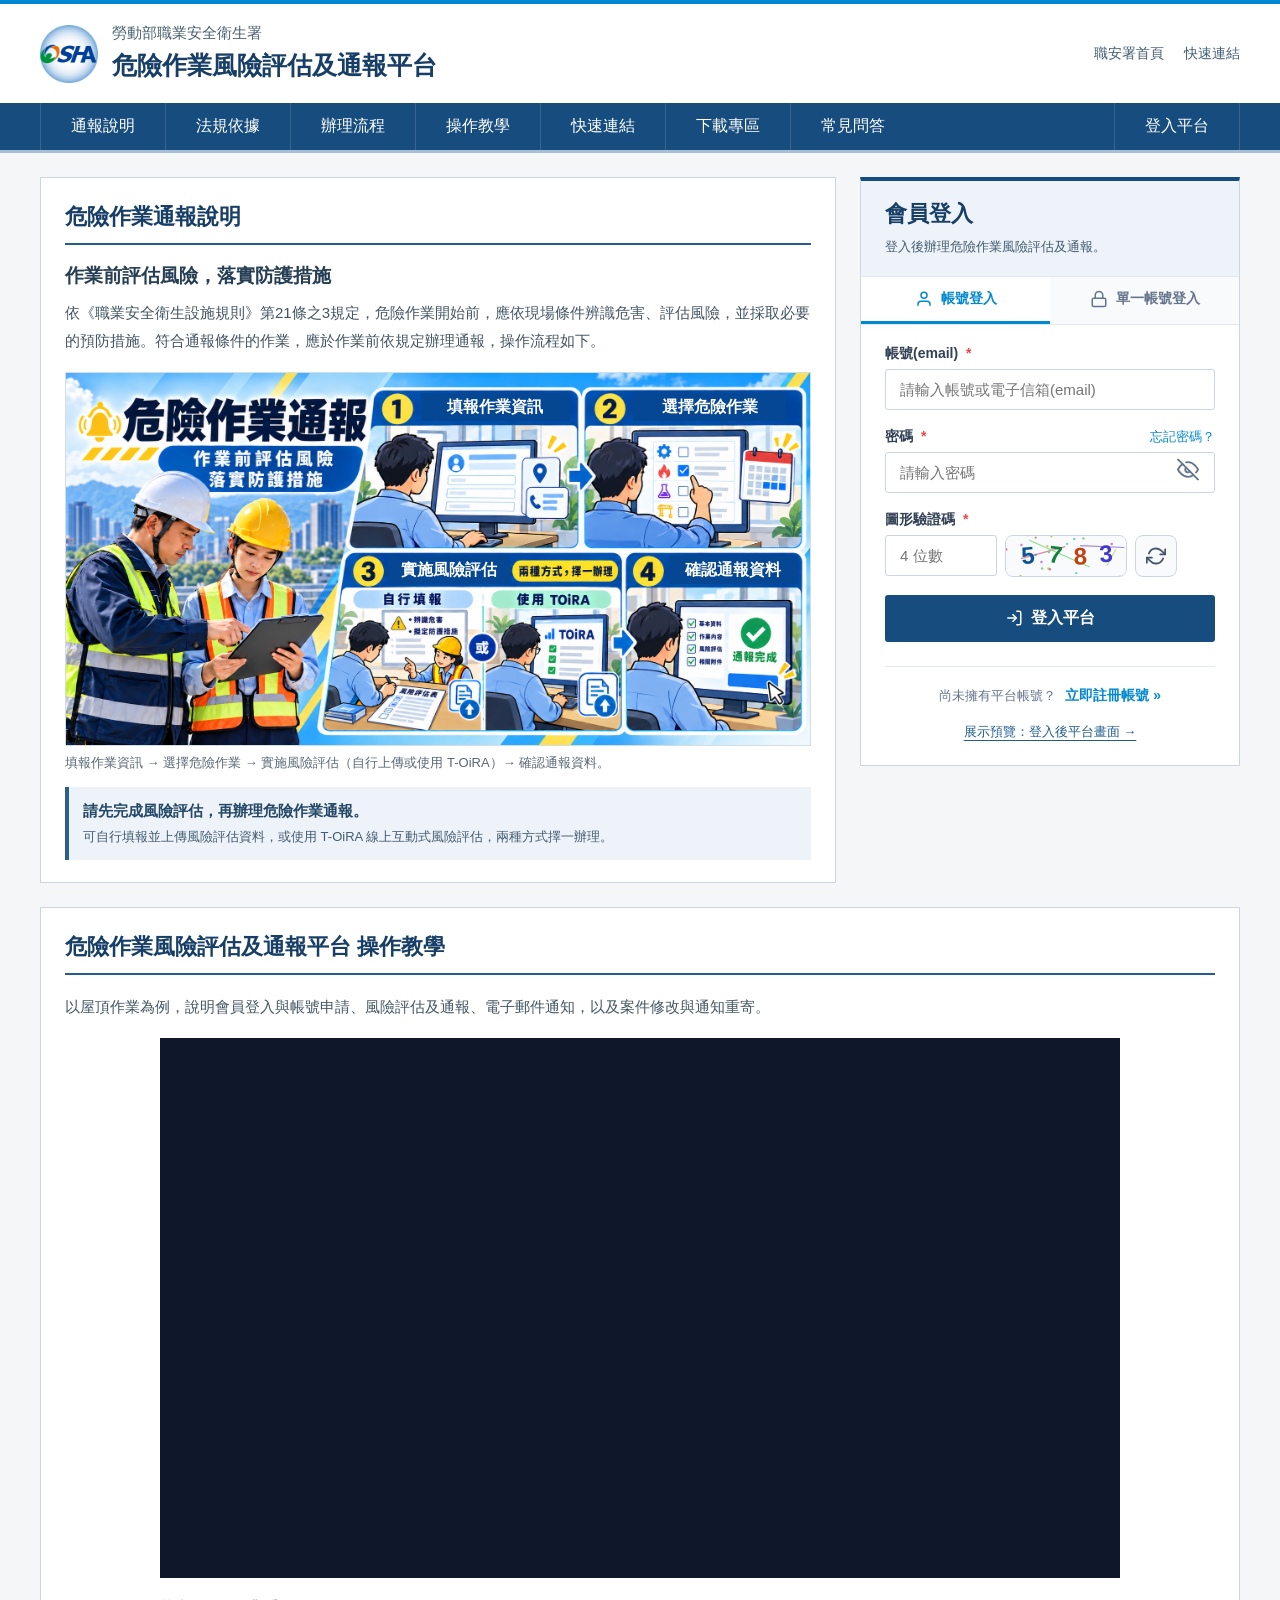
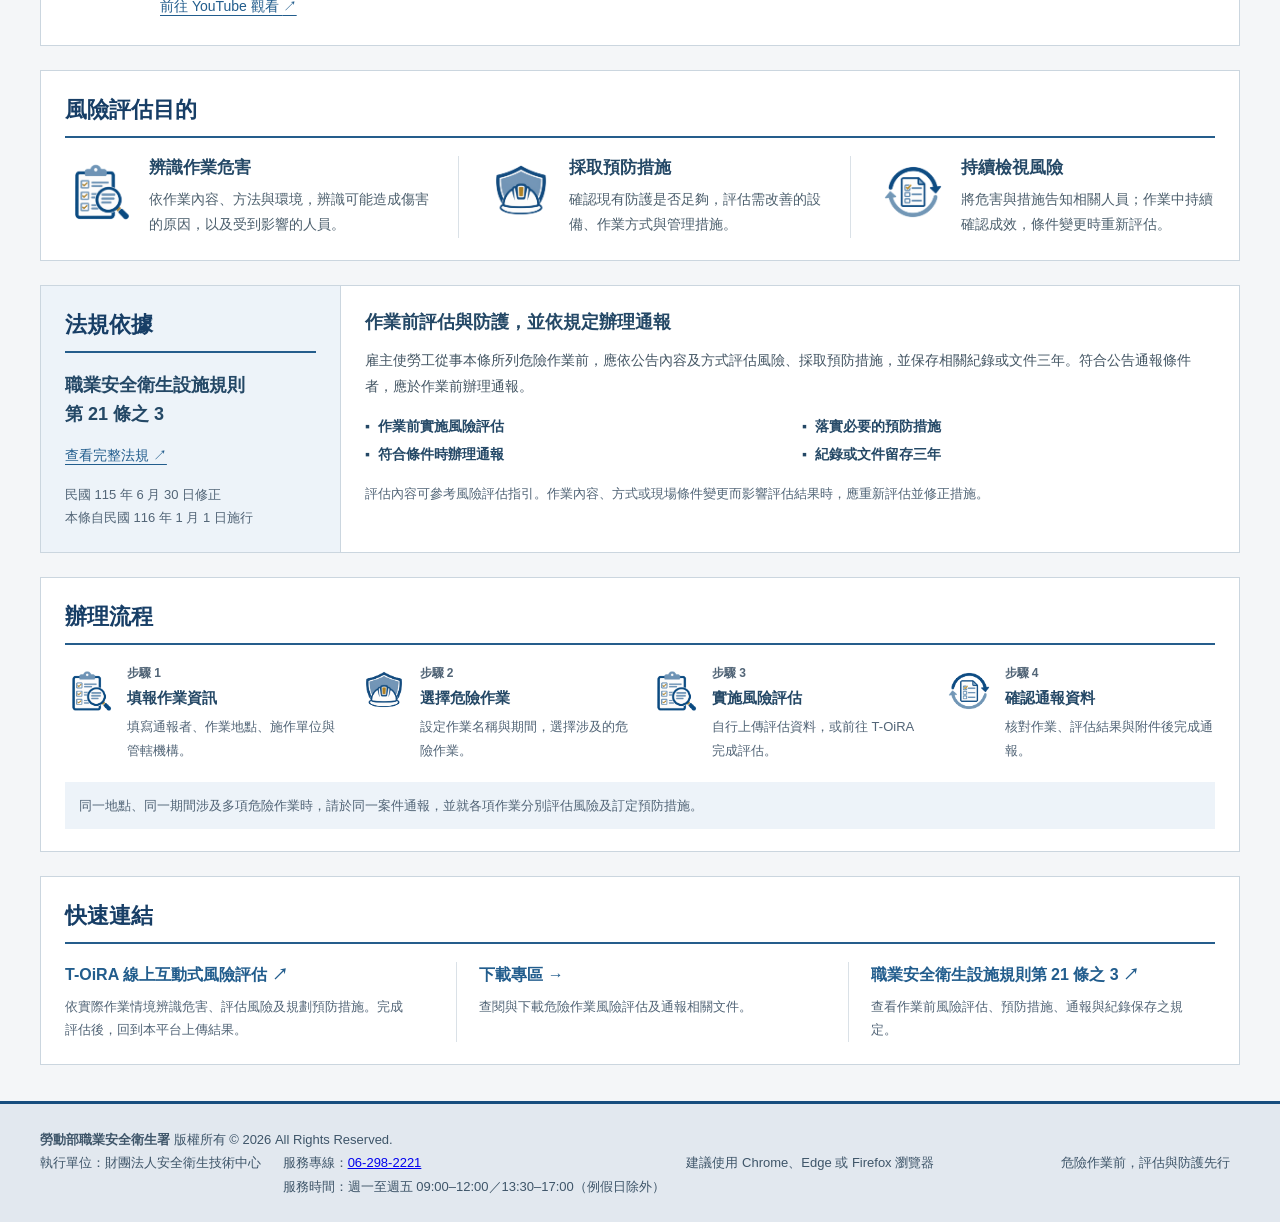
<file: index.html>
<!DOCTYPE html>
<html lang="zh-Hant-TW">
<head>
  <meta charset="UTF-8">
  <meta name="viewport" content="width=device-width, initial-scale=1.0">
  <meta http-equiv="refresh" content="0; url=login.html">
  <title>危險作業風險評估及通報平台</title>
  <meta property="og:site_name" content="危險作業風險評估及通報平台">
  <meta property="og:title" content="危險作業風險評估及通報平台">
  <script>
    const entry = new URL('login.html', window.location.href);
    entry.search = window.location.search;
    entry.hash = window.location.hash;
    window.location.replace(entry.href);
  </script>
</head>
<body>
  <p><a href="login.html">進入 危險作業風險評估及通報平台</a></p>
</body>
</html>
</file>
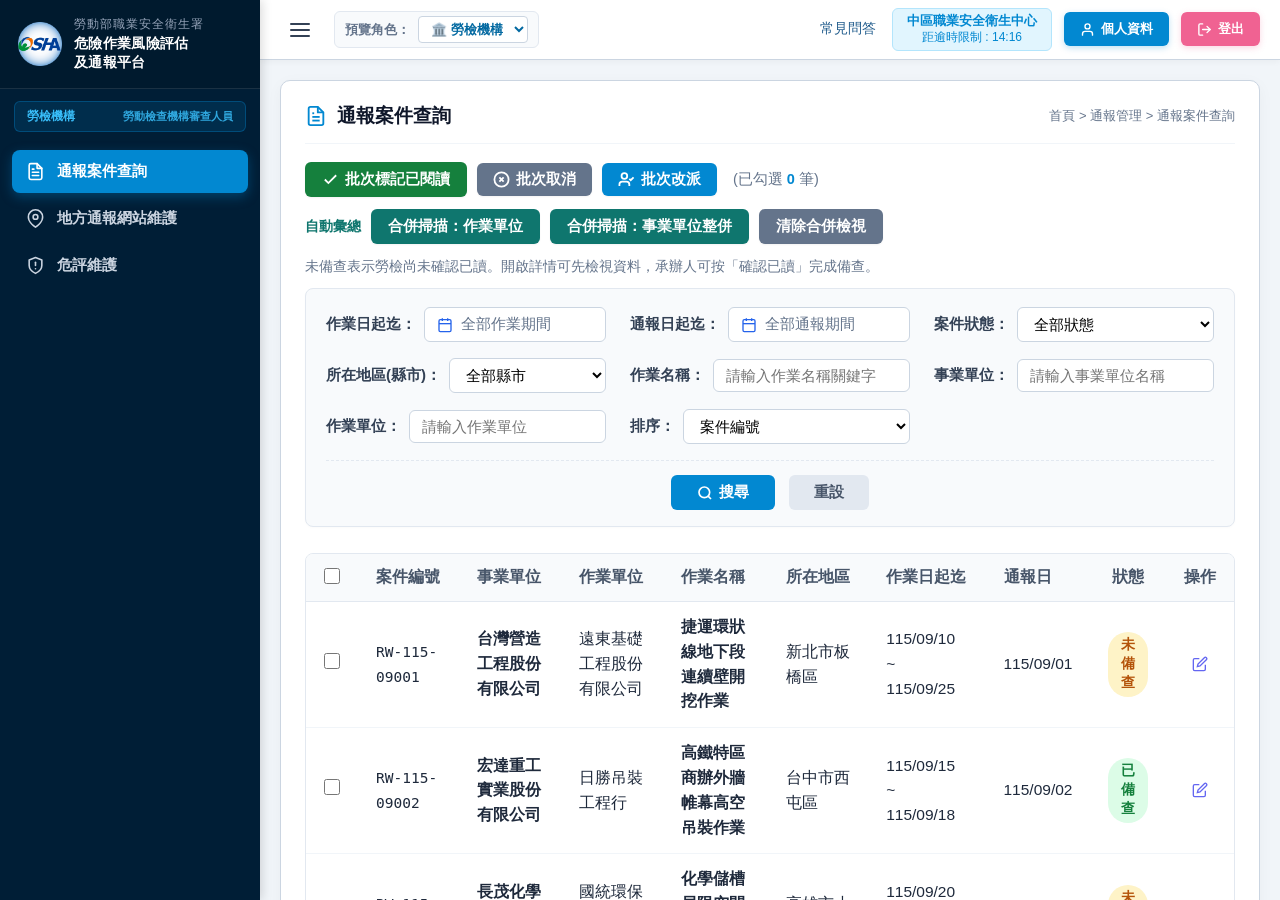
<file: dashboard.html>
<!DOCTYPE html>
<html lang="zh-Hant-TW">
<head>
  <meta charset="UTF-8">
  <meta name="viewport" content="width=device-width, initial-scale=1.0">
  <meta http-equiv="X-UA-Compatible" content="IE=edge">
  <title>平台主頁｜危險作業風險評估及通報平台</title>
  <meta property="og:site_name" content="危險作業風險評估及通報平台">
  <meta property="og:title" content="平台主頁｜危險作業風險評估及通報平台">
  <!-- 模組化樣式引入 (解耦自大單體 CSS) -->
  <link rel="stylesheet" href="css/base.css">
  <link rel="stylesheet" href="css/dashboard.css?v=20261105-layout">
  <link rel="stylesheet" href="css/components.css">
  <link rel="stylesheet" href="css/report_flow.css?v=20261126-construction-contact">
</head>
<body class="dashboard-page">

  <!-- 左側選單 (Sidebar) -->
  <aside class="sidebar" id="appSidebar">
    <!-- 頂部標誌全銜 -->
    <div class="sidebar-header">
      <img src="assets/images/sha_logo.png" onerror="this.src='sha_logo.png'" alt="職安署Logo" class="sidebar-logo">
      <div class="sidebar-title-group">
        <span class="sidebar-agency">勞動部職業安全衛生署</span>
        <span class="sidebar-system">危險作業風險評估<br>及通報平台</span>
      </div>
    </div>

    <!-- 角色身分指示標籤 -->
    <div class="sidebar-role-badge">
      <span id="sidebarRoleName">管理者</span>
      <span style="font-size:11px; opacity:0.85;" id="sidebarRoleDetail">系統全權管理人員</span>
    </div>

    <!-- 動態選單列表 (依角色切換) -->
    <ul class="sidebar-nav" id="sidebarNav">
      <!-- 預設靜態渲染勞檢機構選單（JS 初始化後亦會動態維持） -->
      <li class="menu-item active" onclick="selectSingleMenu(this, 'caseSearch')">
        <a href="javascript:void(0);" class="menu-link">
          <span class="menu-icon"><svg width="18" height="18" viewBox="0 0 24 24" fill="none" stroke="currentColor" stroke-width="2"><path d="M14 2H6a2 2 0 0 0-2 2v16a2 2 0 0 0 2 2h12a2 2 0 0 0 2-2V8z"></path><polyline points="14 2 14 8 20 8"></polyline><line x1="16" y1="13" x2="8" y2="13"></line><line x1="16" y1="17" x2="8" y2="17"></line><polyline points="10 9 9 9 8 9"></polyline></svg></span>
          <span>通報案件查詢</span>
        </a>
      </li>
      <li class="menu-item" onclick="selectSingleMenu(this, 'localMaintain')">
        <a href="javascript:void(0);" class="menu-link">
          <span class="menu-icon"><svg width="18" height="18" viewBox="0 0 24 24" fill="none" stroke="currentColor" stroke-width="2"><path d="M21 10c0 7-9 13-9 13s-9-6-9-13a9 9 0 0 1 18 0z"></path><circle cx="12" cy="10" r="3"></circle></svg></span>
          <span>地方通報網站維護</span>
        </a>
      </li>
      <li class="menu-item" onclick="selectSingleMenu(this, 'workplaceMaintain')">
        <a href="javascript:void(0);" class="menu-link">
          <span class="menu-icon"><svg width="18" height="18" viewBox="0 0 24 24" fill="none" stroke="currentColor" stroke-width="2"><path d="M12 22s8-4 8-10V5l-8-3-8 3v7c0 6 8 10 8 10z"></path><line x1="12" y1="8" x2="12" y2="12"></line><line x1="12" y1="16" x2="12.01" y2="16"></line></svg></span>
          <span>危評維護</span>
        </a>
      </li>
    </ul>
  </aside>

  <!-- 右側主要容器 -->
  <div class="main-container">
    <!-- 頂部工具列 -->
    <header class="top-app-bar">
      <div class="top-left-group">
        <!-- 漢堡圖示 (展開/收合選單) -->
        <button type="button" class="btn-toggle-menu" onclick="toggleSidebar()" title="切換選單" aria-label="切換選單">
          <svg width="24" height="24" viewBox="0 0 24 24" fill="none" stroke="currentColor" stroke-width="2" stroke-linecap="round" stroke-linejoin="round">
            <line x1="3" y1="12" x2="21" y2="12"></line>
            <line x1="3" y1="6" x2="21" y2="6"></line>
            <line x1="3" y1="18" x2="21" y2="18"></line>
          </svg>
        </button>

        <!-- 角色預覽切換器 -->
        <div class="role-switcher-wrap">
          <span class="role-switcher-label">預覽角色：</span>
          <select id="roleSelector" class="role-select" onchange="setSystemRole(this.value)">
            <option value="inspection" selected>🏛️ 勞檢機構</option>
            <option value="admin">⚙️ 管理者</option>
            <option value="company">🏢 事業單位</option>
          </select>
        </div>
      </div>

      <!-- 右側使用者身分與按鈕 -->
      <div class="top-user-group">
          <a class="dashboard-qa-link" href="faq.html" target="_blank" rel="noopener noreferrer">常見問答<span class="sr-only">（另開新分頁）</span></a>
        <!-- 逾時倒數與身分卡 -->
        <div class="session-status-card">
          <div class="session-user" id="topUserDisplay">系統管理員</div>
          <div class="session-timer">距逾時限制 : <span id="clockCountdown">14:17</span></div>
        </div>

        <!-- 個人資料按鈕 (事業單位與勞檢機構進入個人帳號維護) -->
        <button type="button" class="btn-profile" onclick="handleProfileClick()" title="個人帳號資料維護">
          <svg width="15" height="15" viewBox="0 0 24 24" fill="none" stroke="currentColor" stroke-width="2.2" stroke-linecap="round" stroke-linejoin="round">
            <path d="M20 21v-2a4 4 0 0 0-4-4H8a4 4 0 0 0-4 4v2"></path>
            <circle cx="12" cy="7" r="4"></circle>
          </svg>
          個人資料
        </button>

        <!-- 登出按鈕 -->
        <button type="button" class="btn-logout" onclick="window.location.href='login.html'">
          <svg width="15" height="15" viewBox="0 0 24 24" fill="none" stroke="currentColor" stroke-width="2.2" stroke-linecap="round" stroke-linejoin="round">
            <path d="M9 21H5a2 2 0 0 1-2-2V5a2 2 0 0 1 2-2h4"></path>
            <polyline points="16 17 21 12 16 7"></polyline>
            <line x1="21" y1="12" x2="9" y2="12"></line>
          </svg>
          登出
        </button>
      </div>
    </header>

    <!-- 右側內容區塊 (比照 ReportWaring Vue 功能畫面實裝) -->
    <main class="content-area">
      <div class="workspace-card" id="mainWorkspaceCard">
        <!-- 內容由 JS 依當前點選之選單動態渲染對應功能畫面 -->
      </div>
    </main>
  </div>

  <!-- =========================================================
   * 系統管理通用 EditorDialog (比照 Vue EditorDialog.vue)
   * ========================================================= -->
  <div id="vDialogOverlay" class="v-dialog-overlay" onclick="handleDialogOverlayClick(event)">
    <div id="vDialogCard" class="v-dialog-card" role="dialog" aria-modal="true" aria-labelledby="vDialogTitle" tabindex="-1" onclick="event.stopPropagation()">
      <div class="v-dialog-header">
        <div class="v-dialog-title" id="vDialogTitle">
          對話框標題 <span id="vDialogTitleMsg"></span>
        </div>
        <button type="button" class="v-dialog-close" onclick="closeVDialog()" title="關閉">✕</button>
      </div>
      <div class="v-dialog-body" id="vDialogBody">
        <!-- 動態注入各模組表單內容 -->
      </div>
      <div class="v-dialog-footer">
        <button type="button" class="v-btn v-btn-cancel" onclick="closeVDialog()" style="padding:9px 22px; font-size: 14px; font-weight:600; border-radius:6px; cursor:pointer; background:#fff; border:1px solid #cbd5e1; color:#475569;">
          取消
        </button>
        <button type="button" class="btn-add" id="vDialogSubmitBtn" onclick="submitVDialog()" style="background:#16a34a; padding:9px 24px; font-size: 14px; font-weight:700; border-radius:6px; border:none; color:#fff; cursor:pointer; display:inline-flex; align-items:center; gap:6px; box-shadow:0 1px 2px rgba(0,0,0,0.08);">
          <svg width="16" height="16" viewBox="0 0 24 24" fill="none" stroke="currentColor" stroke-width="2.5"><polyline points="20 6 9 17 4 12"></polyline></svg>
          <span id="vDialogSubmitText">確定</span>
        </button>
      </div>
    </div>
  </div>



  <!-- 核心資料與共用模組 -->
  <script src="js/data/geo_data.js?v=20261126-construction-history"></script>
  <script src="js/data/portal_config.js"></script>
  <script src="js/data/menu_config.js"></script>
  <script src="js/components/calendar_picker.js"></script>
  <script src="js/components/dialog.js?v=20261106-flow-audit"></script>
  <script src="js/modules/auth.js"></script>
  <script src="js/modules/case_search.js?v=20261128-manual-review"></script>
  <script src="js/modules/system_admin.js"></script>
  <script src="js/modules/report_document.js?v=20261126-construction-contact"></script>
  <script src="js/modules/dangerous_report.js?v=20261128-manual-review"></script>
  <script src="js/modules/case_completion.js?v=20261126-construction-history"></script>
  <script src="js/data/toira_work_catalog.js"></script>
  <script src="js/modules/risk_assessment.js?v=20261119-toira-eligibility"></script>
  <script src="js/modules/construction_report.js?v=20261128-manual-review"></script>
  <script src="js/modules/dashboard_views.js"></script>
  <script src="js/modules/navigation.js"></script>
</body>
</html>
</file>
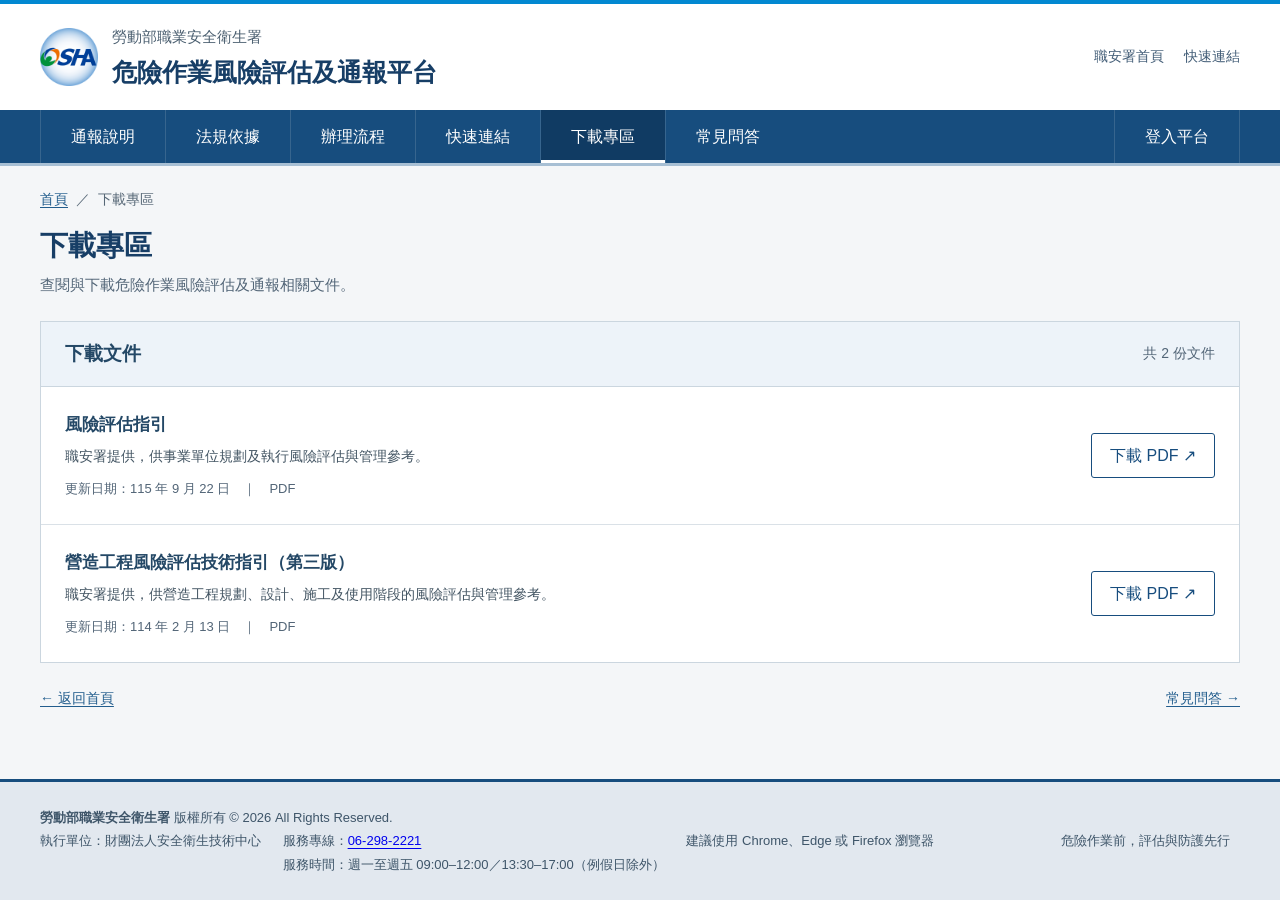
<file: downloads.html>
<!DOCTYPE html>
<html lang="zh-Hant-TW">
<head>
  <meta charset="UTF-8">
  <meta name="viewport" content="width=device-width, initial-scale=1.0">
  <title>下載專區｜危險作業風險評估及通報平台</title>
  <meta property="og:site_name" content="危險作業風險評估及通報平台">
  <meta property="og:title" content="下載專區｜危險作業風險評估及通報平台">
  <meta name="description" content="查閱與下載危險作業風險評估及通報相關文件。">
  <link rel="stylesheet" href="css/base.css">
  <link rel="stylesheet" href="css/login.css?v=20261119-service-hours">
  <link rel="stylesheet" href="css/downloads.css">
  <script src="js/modules/downloads.js" defer></script>
</head>
<body class="downloads-page">
  <a href="#main-content" class="sr-only sr-only-focusable" accesskey="C">跳到主要內容</a>
  <header class="portal-header">
    <a class="portal-brand" href="login.html"><img src="assets/images/sha_logo.png" alt="勞動部職業安全衛生署"><span><small>勞動部職業安全衛生署</small><strong>危險作業風險評估及通報平台</strong></span></a>
    <div class="portal-header-links"><a href="https://www.osha.gov.tw/" target="_blank" rel="noopener noreferrer">職安署首頁<span class="sr-only">（另開新分頁）</span></a><a href="login.html#quick-links">快速連結</a></div>
  </header>
  <nav class="portal-nav" aria-label="網站導覽"><div><a href="login.html#why-assessment">通報說明</a><a href="login.html#legal-basis">法規依據</a><a href="login.html#report-process">辦理流程</a><a href="login.html#quick-links">快速連結</a><a href="downloads.html" aria-current="page">下載專區</a><a href="faq.html">常見問答</a><a class="portal-login-anchor" href="login.html#loginUsername">登入平台</a></div></nav>
  <main class="downloads-main" id="main-content" tabindex="-1">
    <nav class="downloads-breadcrumb" aria-label="麵包屑"><a href="login.html">首頁</a><span aria-hidden="true">／</span><span aria-current="page">下載專區</span></nav>
    <div class="downloads-heading">
      <h1>下載專區</h1>
      <p>查閱與下載危險作業風險評估及通報相關文件。</p>
    </div>
    <section class="downloads-panel" aria-labelledby="downloadListTitle" aria-busy="true" id="downloadsPanel">
      <div class="downloads-panel-heading"><h2 id="downloadListTitle">下載文件</h2><p id="downloadsCount" role="status" aria-live="polite" aria-atomic="true">載入文件清單中…</p></div>
      <ul class="downloads-list" id="downloadsList" hidden></ul>
      <div class="downloads-state" id="downloadsState"><p id="downloadsMessage">正在取得可下載的文件。</p><p class="downloads-state-help" id="downloadsHelp" hidden>您可先查閱<a href="faq.html">常見問答</a>，了解評估與通報流程。</p><button type="button" class="downloads-retry" id="downloadsRetry" hidden>重新載入</button></div>
      <noscript><style>#downloadsState,#downloadsCount { display:none; }</style><p class="downloads-noscript">請啟用 JavaScript 以取得最新文件清單。</p></noscript>
    </section>
    <div class="downloads-return"><a href="login.html">← 返回首頁</a><a href="faq.html">常見問答 →</a></div>
  </main>
  <footer>
    <div class="footer-inner">
      <div>
        <p><strong>勞動部職業安全衛生署</strong> 版權所有 &copy; 2026 All Rights Reserved.</p>
        <div class="footer-meta">
          <span>執行單位：財團法人安全衛生技術中心</span>
          <span>服務專線：<a href="tel:+88662982221">06-298-2221</a><br>
            服務時間：週一至週五 09:00–12:00／13:30–17:00（例假日除外）</span>
          <span>建議使用 Chrome、Edge 或 Firefox 瀏覽器</span>
        </div>
      </div>
      <div class="accessibility-badge">
        <span>危險作業前，評估與防護先行</span>
      </div>
    </div>
  </footer>
</body>
</html>
</file>
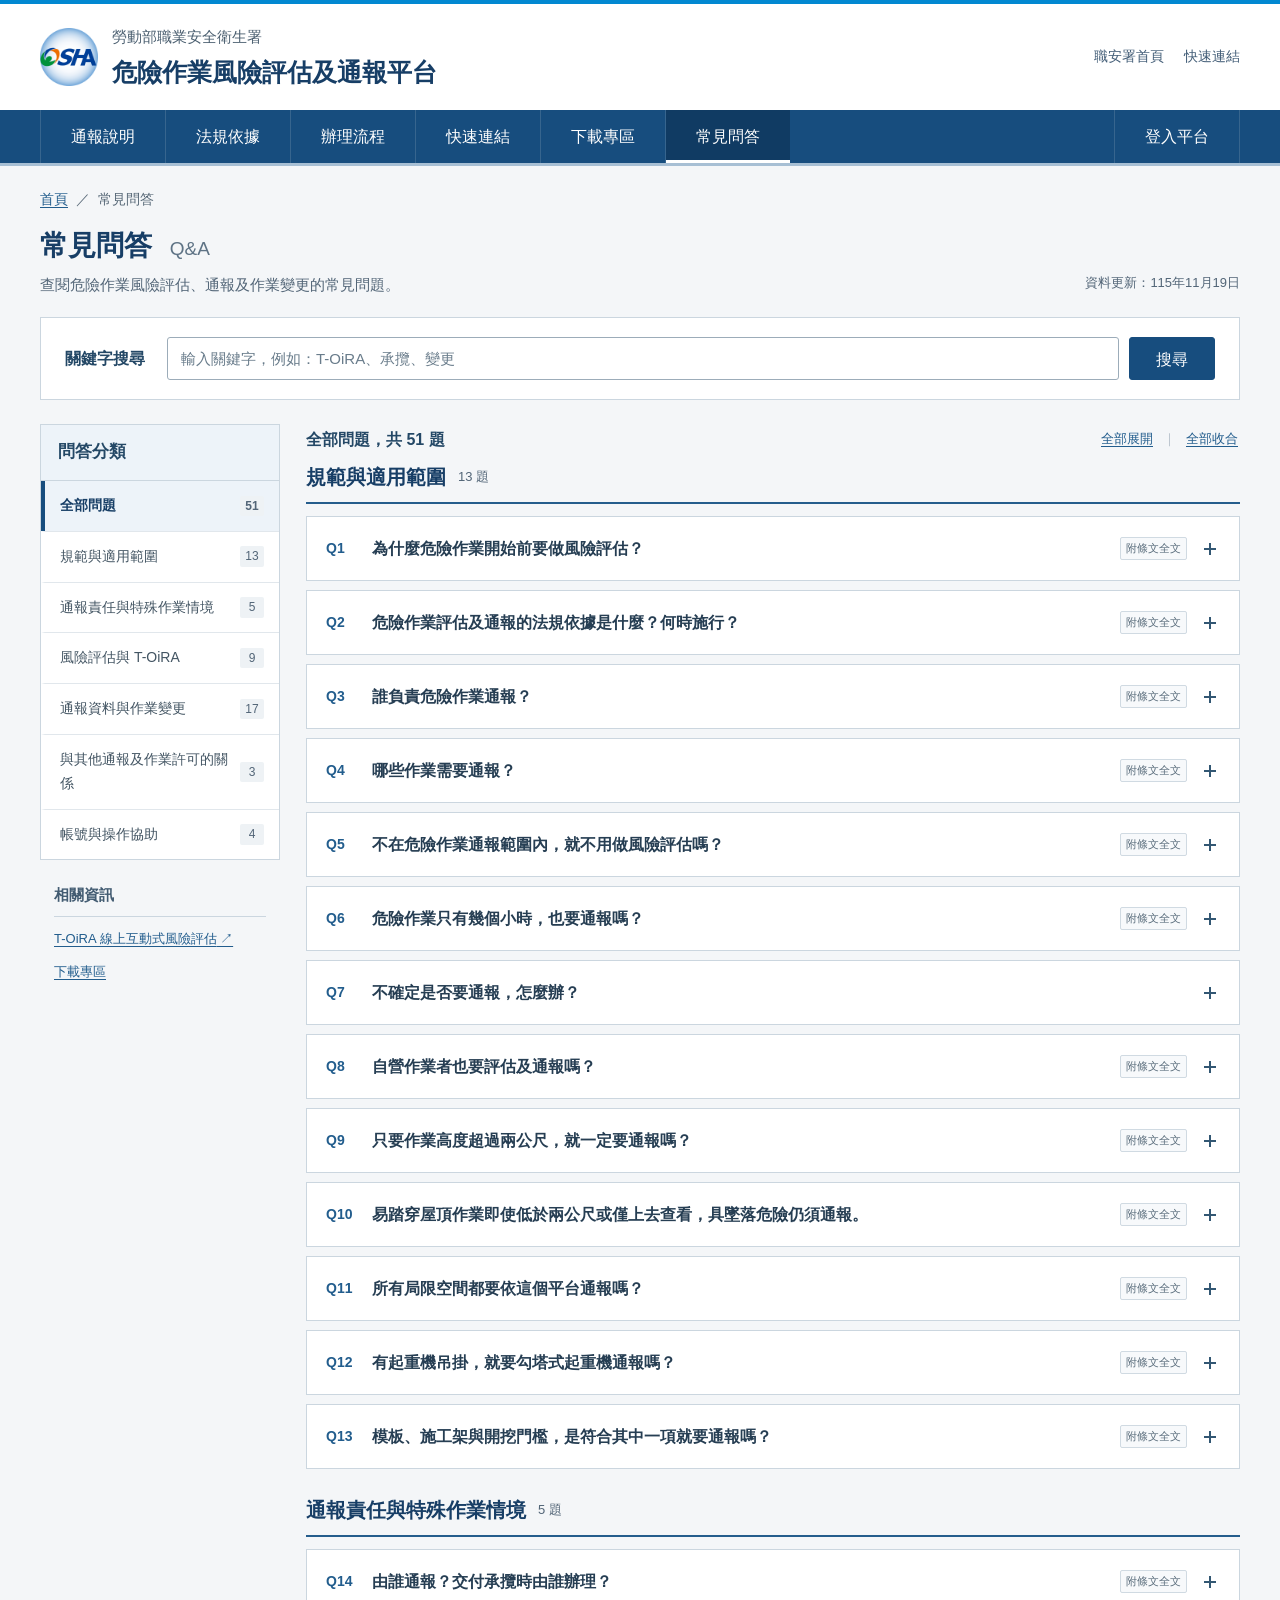
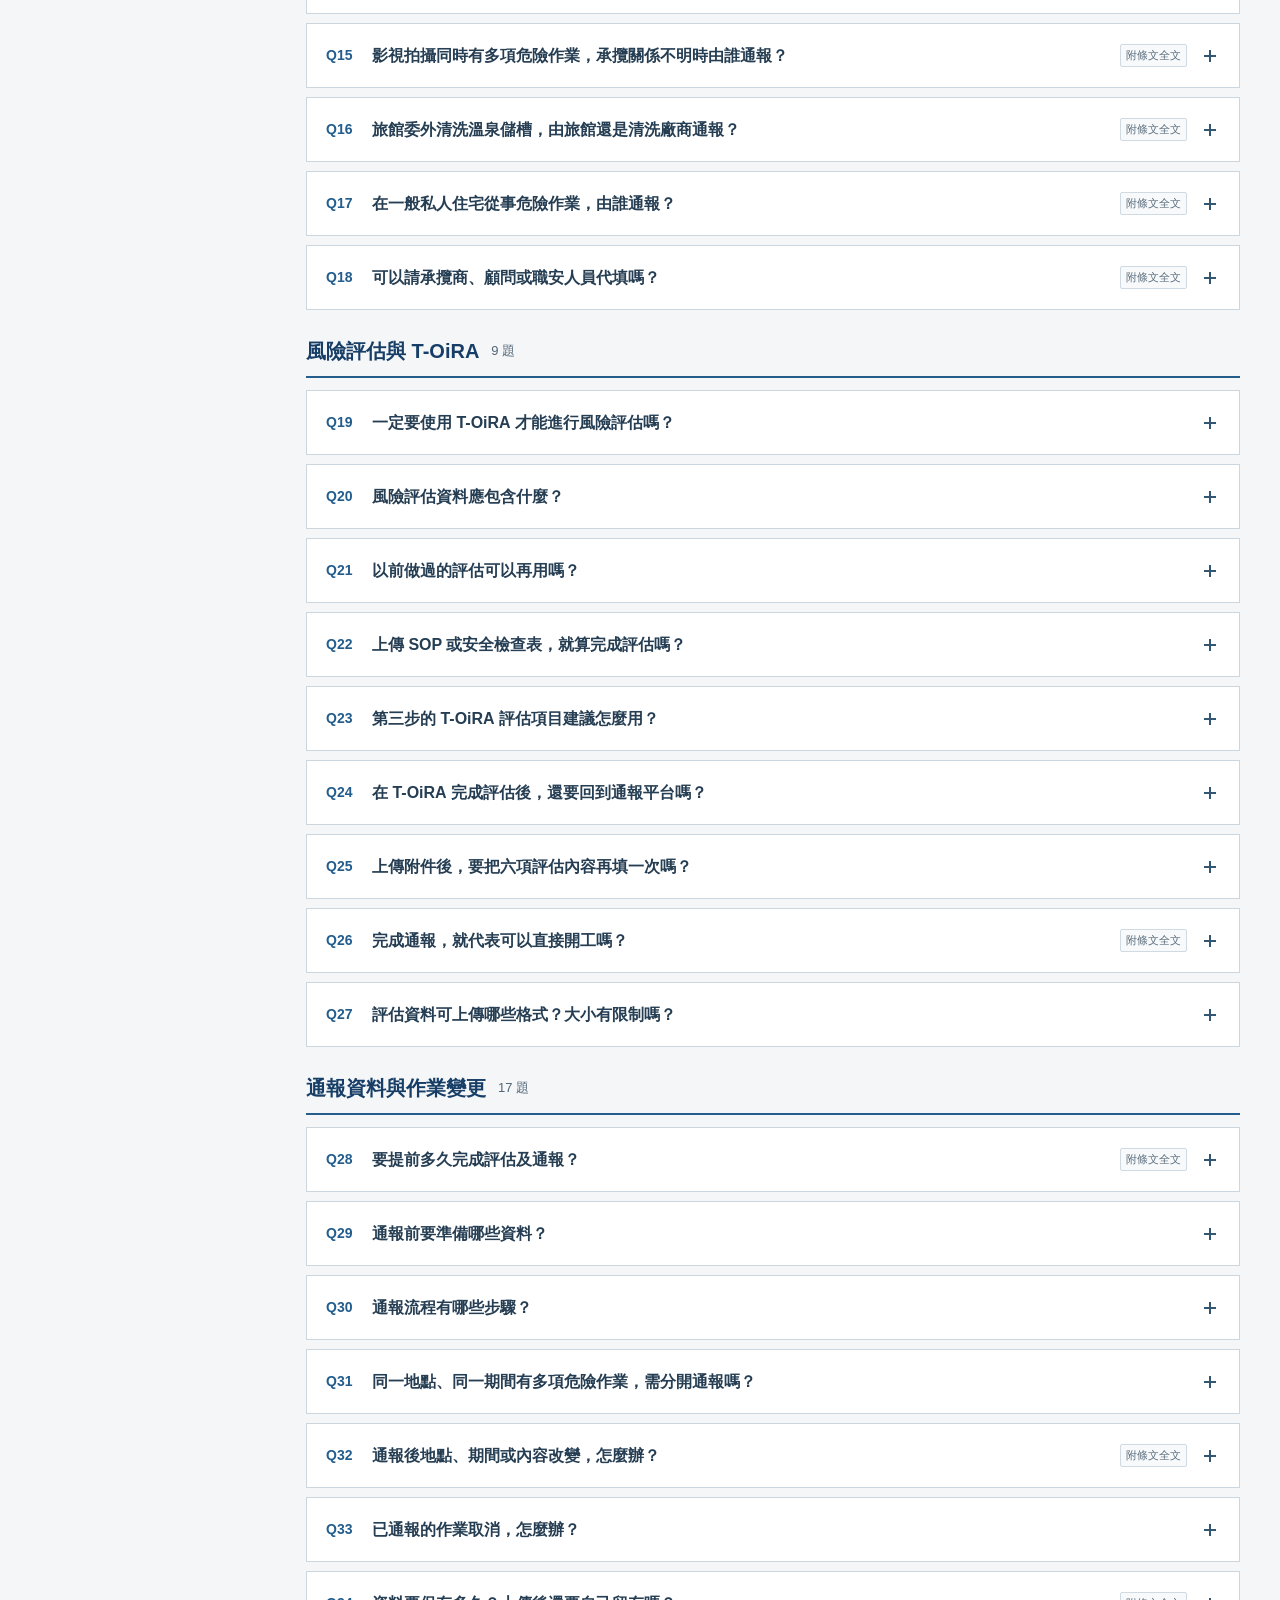
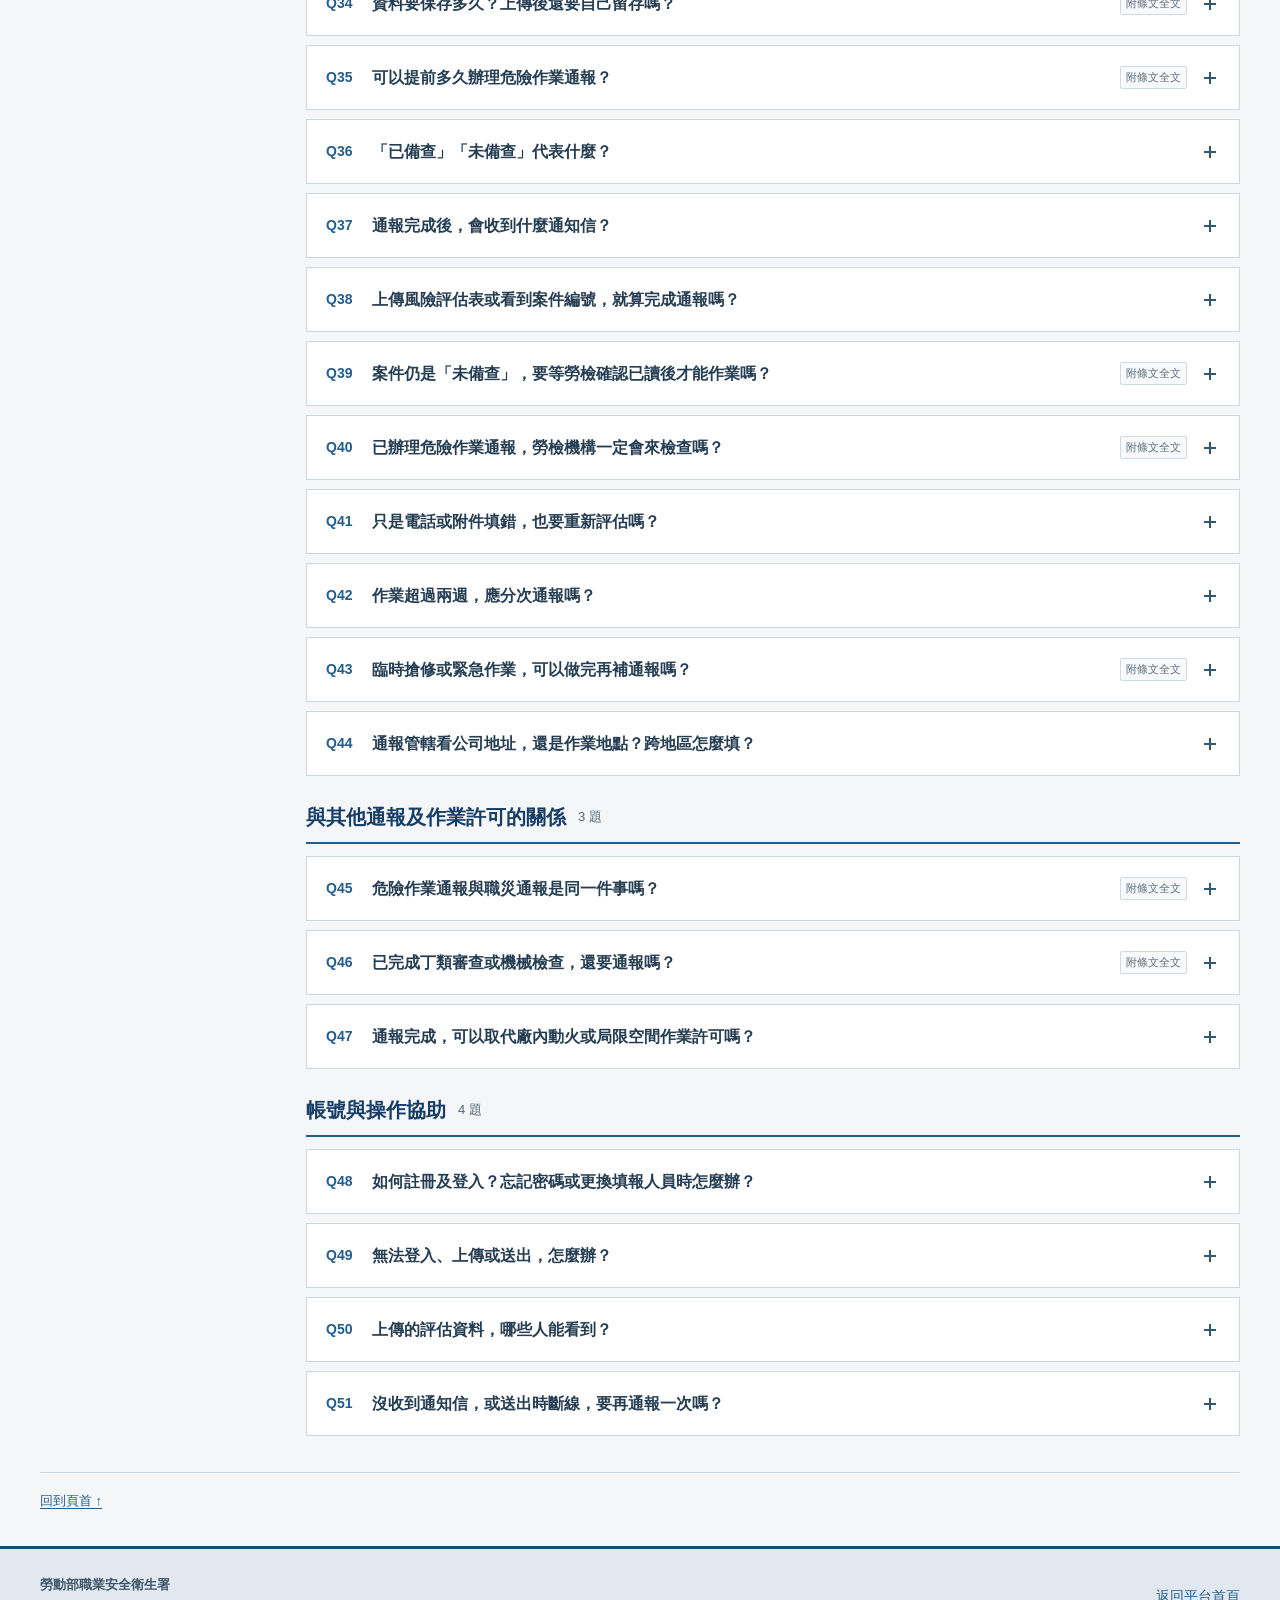
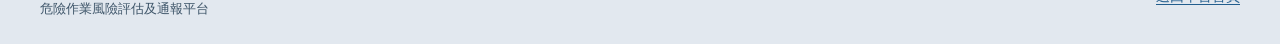
<file: faq.html>
<!DOCTYPE html>
<html lang="zh-Hant-TW">
<head>
  <meta charset="UTF-8"><meta name="viewport" content="width=device-width, initial-scale=1.0">
  <title>常見問答（Q&amp;A）｜危險作業風險評估及通報平台</title>
  <meta property="og:site_name" content="危險作業風險評估及通報平台">
  <meta property="og:title" content="常見問答（Q&amp;A）｜危險作業風險評估及通報平台">
  <link rel="stylesheet" href="css/base.css"><link rel="stylesheet" href="css/login.css"><link rel="stylesheet" href="css/qa.css">
</head>
<body class="qa-page">
  <a href="#main-content" class="sr-only sr-only-focusable" accesskey="C">跳到主要內容</a>
  <header class="portal-header">
    <a class="portal-brand" href="login.html"><img src="assets/images/sha_logo.png" alt="勞動部職業安全衛生署"><span><small>勞動部職業安全衛生署</small><strong>危險作業風險評估及通報平台</strong></span></a>
    <div class="portal-header-links"><a href="https://www.osha.gov.tw/" target="_blank" rel="noopener noreferrer">職安署首頁<span class="sr-only">（另開新分頁）</span></a><a href="login.html#quick-links">快速連結</a></div>
  </header>
  <nav class="portal-nav" aria-label="網站導覽"><div><a href="login.html#why-assessment">通報說明</a><a href="login.html#legal-basis">法規依據</a><a href="login.html#report-process">辦理流程</a><a href="login.html#quick-links">快速連結</a><a href="downloads.html">下載專區</a><a href="faq.html" aria-current="page">常見問答</a><a class="portal-login-anchor" href="login.html#loginUsername">登入平台</a></div></nav>
  <main class="qa-main" id="main-content" tabindex="-1">
    <nav class="qa-breadcrumb" aria-label="麵包屑"><a href="login.html">首頁</a><span aria-hidden="true">／</span><span aria-current="page">常見問答</span></nav>
    <div class="qa-page-heading"><div><h1>常見問答 <span>Q&amp;A</span></h1><p>查閱危險作業風險評估、通報及作業變更的常見問題。</p></div><p class="qa-updated">資料更新：115年11月19日</p></div>
    <section class="qa-search-section" aria-label="搜尋常見問答">
      <form id="qaSearchForm" role="search"><label for="qaSearch">關鍵字搜尋</label><div class="qa-search-controls"><input id="qaSearch" type="search" placeholder="輸入關鍵字，例如：T-OiRA、承攬、變更" autocomplete="off" aria-controls="qaResults"><button type="submit" class="qa-search-button">搜尋</button><button type="button" id="qaClearSearch" class="qa-clear-button" hidden>清除搜尋</button></div></form>
    </section>
    <div class="qa-layout">
      <aside class="qa-sidebar" aria-label="問答分類"><div class="qa-category-panel"><h2>問答分類</h2><div class="qa-categories"><button type="button" class="qa-category active" data-category-filter="all" aria-pressed="true"><span>全部問題</span><span class="qa-category-count">51</span></button><button type="button" class="qa-category" data-category-filter="scope" aria-pressed="false"><span>規範與適用範圍</span><span class="qa-category-count">13</span></button><button type="button" class="qa-category" data-category-filter="responsibility" aria-pressed="false"><span>通報責任與特殊作業情境</span><span class="qa-category-count">5</span></button><button type="button" class="qa-category" data-category-filter="assessment" aria-pressed="false"><span>風險評估與 T-OiRA</span><span class="qa-category-count">9</span></button><button type="button" class="qa-category" data-category-filter="reporting" aria-pressed="false"><span>通報資料與作業變更</span><span class="qa-category-count">17</span></button><button type="button" class="qa-category" data-category-filter="local" aria-pressed="false"><span>與其他通報及作業許可的關係</span><span class="qa-category-count">3</span></button><button type="button" class="qa-category" data-category-filter="support" aria-pressed="false"><span>帳號與操作協助</span><span class="qa-category-count">4</span></button></div></div><div class="qa-reference-links"><h2>相關資訊</h2><a href="https://sh168.osha.gov.tw/Content/Etool2" data-toira-link target="_blank" rel="noopener noreferrer">T-OiRA 線上互動式風險評估<span aria-hidden="true"> ↗</span><span class="sr-only">（另開新分頁）</span></a><a href="downloads.html">下載專區</a></div></aside>
      <div class="qa-content" id="qaResults">
        <div class="qa-result-toolbar"><p id="qaResultCount" role="status" aria-live="polite" aria-atomic="true">全部問題，共 51 題</p><div><button type="button" id="qaExpandAll">全部展開</button><span aria-hidden="true">｜</span><button type="button" id="qaCollapseAll">全部收合</button></div></div>


        <!-- QA_CONTENT_START -->
<section class="qa-group" id="category-scope" aria-labelledby="heading-scope"><div class="qa-group-heading"><h2 id="heading-scope">規範與適用範圍</h2><span class="qa-group-count">13 題</span></div>
<details class="qa-item" id="q1" data-category="scope" data-keywords="評估目的 預防 職災"><summary id="q1-summary"><span class="qa-number">Q1</span><span class="qa-question">為什麼危險作業開始前要做風險評估？</span><span class="qa-law-badge" aria-hidden="true">附條文全文</span><span class="qa-toggle" aria-hidden="true"></span></summary><div class="qa-answer" aria-labelledby="q1-summary"><p>風險評估是為了在作業前辨識可能發生的事故與傷害，判斷風險，並決定需要採取的預防設備及措施。完成評估後，還要把措施落實到現場，讓相關人員了解危害、控制措施及實施情形，並在作業期間確認措施是否有效。</p><details class="qa-law" data-law-id="facilities-21-3" aria-labelledby="q1-facilities-21-3-title"><summary class="qa-law-summary" id="q1-facilities-21-3-title"><span class="qa-law-title">職業安全衛生設施規則第 21 條之 3（全文）</span><span class="qa-law-state" aria-hidden="true"></span><span class="qa-toggle" aria-hidden="true"></span></summary><div class="qa-law-body"><p class="qa-law-source">來源：<a href="https://law.moj.gov.tw/LawClass/LawSingle.aspx?flno=21-3&amp;pcode=N0060009" target="_blank" rel="noopener noreferrer">官方法規資料庫<span class="sr-only">（另開新分頁）</span></a></p><p class="law-effective">民國116年1月1日施行</p><div class="qa-law-text"><p class="law-paragraph">雇主使勞工於工作場所從事下列作業前，應依中央主管機關公告之內容及方式，實施風險評估及採取預防措施，並留存紀錄或文件三年：</p><p class="law-item">一、具墜落危險之下列作業：</p><p class="law-subitem">（一）於石綿板、鐵皮板、瓦、木板、茅草、塑膠等易踏穿材料構築之屋頂從事作業。</p><p class="law-subitem">（二）第二百二十五條第二項所定之繩索作業。</p><p class="law-subitem">（三）塔式起重機升高及拆卸作業。</p><p class="law-subitem">（四）人字臂起重桿組拆作業。</p><p class="law-subitem">（五）營建用升降機組裝、維修作業。</p><p class="law-subitem">（六）吊籠作業。</p><p class="law-subitem">（七）高度在二公尺以上之工作場所邊緣及開口，未能設置護欄、護蓋之影視拍攝作業。</p><p class="law-item">二、具倒塌、崩塌危險之下列作業：</p><p class="law-subitem">（一）模板支撐高度在七公尺以上，且面積達一百平方公尺以上之灌漿作業。</p><p class="law-subitem">（二）高度五十公尺以上施工架組立及拆除作業。</p><p class="law-subitem">（三）開挖深度達十八公尺以上，且面積達五百平方公尺之開挖作業、擋土支撐組立及拆除作業。</p><p class="law-item">三、具火災、爆炸危險之下列作業：</p><p class="law-subitem">（一）石化業廠場之歲修作業。</p><p class="law-subitem">（二）使用爆炸性物質、易燃液體或可燃性氣體從事爆破之影視拍攝作業。</p><p class="law-item">四、具缺氧、中毒危險之下列局限空間從事清理或維修作業：</p><p class="law-subitem">（一）污水或雨水下水道。</p><p class="law-subitem">（二）廢（污）水處理設施。</p><p class="law-subitem">（三）食品醃製或發酵槽。</p><p class="law-subitem">（四）溫泉儲槽。</p><p class="law-item">五、於開放水域從事有溺水危險之影視拍攝作業。</p><p class="law-item">六、其他經中央主管機關指定之作業。</p><p class="law-paragraph">雇主使勞工從事前項作業前，應依中央主管機關指定之方式，通報勞動檢查機構；於變更作業時，亦同。</p><p class="law-paragraph">第一項之作業，雇主以其事業交付承攬，並與承攬人、再承攬人之工作者共同作業時，交付承攬之雇主應依前二項規定辦理。</p></div></div></details><details class="qa-law" data-law-id="management-12-1" aria-labelledby="q1-management-12-1-title"><summary class="qa-law-summary" id="q1-management-12-1-title"><span class="qa-law-title">職業安全衛生管理辦法第 12 條之 1（全文）</span><span class="qa-law-state" aria-hidden="true"></span><span class="qa-toggle" aria-hidden="true"></span></summary><div class="qa-law-body"><p class="qa-law-source">來源：<a href="https://law.moj.gov.tw/LawClass/LawSingle.aspx?flno=12-1&amp;pcode=N0060027" target="_blank" rel="noopener noreferrer">官方法規資料庫<span class="sr-only">（另開新分頁）</span></a></p><div class="qa-law-text"><p class="law-paragraph">雇主使勞工從事工作前，應就工作場所內之建築物、機械、設備、器具、原料、材料等或作業活動及其他可能引起之危害因素實施風險評估，並依評估結果，採取必要之預防設備及措施。</p><p class="law-paragraph">雇主應依其事業單位之規模、性質及前項風險評估結果，訂定職業安全衛生管理計畫，要求各級主管依其職責指揮、監督所屬人員執行；勞工人數未滿三十人之事業單位，得以安全衛生管理執行紀錄或文件代替職業安全衛生管理計畫。</p><p class="law-paragraph">勞工人數在一百人以上之事業單位，應另訂定職業安全衛生管理規章。</p><p class="law-paragraph">第二項職業安全衛生管理計畫，應包括下列事項：</p><p class="law-item">一、機械、設備或器具之管理。</p><p class="law-item">二、危害性化學品之分類、標示、通識及管理。</p><p class="law-item">三、有害作業環境之採樣策略規劃及監測。</p><p class="law-item">四、危險性工作場所之製程或施工安全評估。</p><p class="law-item">五、採購管理、承攬管理及變更管理。</p><p class="law-item">六、安全衛生作業標準。</p><p class="law-item">七、定期檢查、重點檢查、作業檢點及現場巡視。</p><p class="law-item">八、安全衛生教育訓練。</p><p class="law-item">九、個人防護具之管理。</p><p class="law-item">十、健康檢查、管理及促進。</p><p class="law-item">十一、安全衛生資訊之蒐集、分享及運用。</p><p class="law-item">十二、緊急應變措施。</p><p class="law-item">十三、職業災害、虛驚事故、影響身心健康事件之調查處理及統計分析。</p><p class="law-item">十四、安全衛生管理稽核及績效評估措施。</p><p class="law-item">十五、其他安全衛生管理措施。</p><p class="law-paragraph">第二項職業安全衛生管理事項之執行，應作成紀錄，並保存三年。</p></div></div></details><button type="button" class="qa-close-answer" data-close-question="q1">收合此題</button></div></details>
<details class="qa-item" id="q2" data-category="scope" data-keywords="21-3 21之3 施行日期 生效 116 2027"><summary id="q2-summary"><span class="qa-number">Q2</span><span class="qa-question">危險作業評估及通報的法規依據是什麼？何時施行？</span><span class="qa-law-badge" aria-hidden="true">附條文全文</span><span class="qa-toggle" aria-hidden="true"></span></summary><div class="qa-answer" aria-labelledby="q2-summary"><p>主要依據為《職業安全衛生設施規則》第21條之3，自民國116年1月1日施行。符合所列條件的作業，須依指定內容及方式，在作業前實施風險評估、採取預防措施及通報；變更作業時亦同，相關紀錄或文件應留存三年。</p><details class="qa-law" data-law-id="facilities-21-3" aria-labelledby="q2-facilities-21-3-title"><summary class="qa-law-summary" id="q2-facilities-21-3-title"><span class="qa-law-title">職業安全衛生設施規則第 21 條之 3（全文）</span><span class="qa-law-state" aria-hidden="true"></span><span class="qa-toggle" aria-hidden="true"></span></summary><div class="qa-law-body"><p class="qa-law-source">來源：<a href="https://law.moj.gov.tw/LawClass/LawSingle.aspx?flno=21-3&amp;pcode=N0060009" target="_blank" rel="noopener noreferrer">官方法規資料庫<span class="sr-only">（另開新分頁）</span></a></p><p class="law-effective">民國116年1月1日施行</p><div class="qa-law-text"><p class="law-paragraph">雇主使勞工於工作場所從事下列作業前，應依中央主管機關公告之內容及方式，實施風險評估及採取預防措施，並留存紀錄或文件三年：</p><p class="law-item">一、具墜落危險之下列作業：</p><p class="law-subitem">（一）於石綿板、鐵皮板、瓦、木板、茅草、塑膠等易踏穿材料構築之屋頂從事作業。</p><p class="law-subitem">（二）第二百二十五條第二項所定之繩索作業。</p><p class="law-subitem">（三）塔式起重機升高及拆卸作業。</p><p class="law-subitem">（四）人字臂起重桿組拆作業。</p><p class="law-subitem">（五）營建用升降機組裝、維修作業。</p><p class="law-subitem">（六）吊籠作業。</p><p class="law-subitem">（七）高度在二公尺以上之工作場所邊緣及開口，未能設置護欄、護蓋之影視拍攝作業。</p><p class="law-item">二、具倒塌、崩塌危險之下列作業：</p><p class="law-subitem">（一）模板支撐高度在七公尺以上，且面積達一百平方公尺以上之灌漿作業。</p><p class="law-subitem">（二）高度五十公尺以上施工架組立及拆除作業。</p><p class="law-subitem">（三）開挖深度達十八公尺以上，且面積達五百平方公尺之開挖作業、擋土支撐組立及拆除作業。</p><p class="law-item">三、具火災、爆炸危險之下列作業：</p><p class="law-subitem">（一）石化業廠場之歲修作業。</p><p class="law-subitem">（二）使用爆炸性物質、易燃液體或可燃性氣體從事爆破之影視拍攝作業。</p><p class="law-item">四、具缺氧、中毒危險之下列局限空間從事清理或維修作業：</p><p class="law-subitem">（一）污水或雨水下水道。</p><p class="law-subitem">（二）廢（污）水處理設施。</p><p class="law-subitem">（三）食品醃製或發酵槽。</p><p class="law-subitem">（四）溫泉儲槽。</p><p class="law-item">五、於開放水域從事有溺水危險之影視拍攝作業。</p><p class="law-item">六、其他經中央主管機關指定之作業。</p><p class="law-paragraph">雇主使勞工從事前項作業前，應依中央主管機關指定之方式，通報勞動檢查機構；於變更作業時，亦同。</p><p class="law-paragraph">第一項之作業，雇主以其事業交付承攬，並與承攬人、再承攬人之工作者共同作業時，交付承攬之雇主應依前二項規定辦理。</p></div></div></details><button type="button" class="qa-close-answer" data-close-question="q2">收合此題</button></div></details>
<details class="qa-item" id="q3" data-category="scope" data-keywords="雇主 通報義務人 共同作業"><summary id="q3-summary"><span class="qa-number">Q3</span><span class="qa-question">誰負責危險作業通報？</span><span class="qa-law-badge" aria-hidden="true">附條文全文</span><span class="qa-toggle" aria-hidden="true"></span></summary><div class="qa-answer" aria-labelledby="q3-summary"><p>原則由實際使勞工從事符合通報條件作業的雇主負責。雇主以其事業交付承攬，並與承攬人、再承攬人之工作者共同作業時，由交付承攬的雇主依第21條之3第3項辦理。</p><details class="qa-law" data-law-id="facilities-21-3" aria-labelledby="q3-facilities-21-3-title"><summary class="qa-law-summary" id="q3-facilities-21-3-title"><span class="qa-law-title">職業安全衛生設施規則第 21 條之 3（全文）</span><span class="qa-law-state" aria-hidden="true"></span><span class="qa-toggle" aria-hidden="true"></span></summary><div class="qa-law-body"><p class="qa-law-source">來源：<a href="https://law.moj.gov.tw/LawClass/LawSingle.aspx?flno=21-3&amp;pcode=N0060009" target="_blank" rel="noopener noreferrer">官方法規資料庫<span class="sr-only">（另開新分頁）</span></a></p><p class="law-effective">民國116年1月1日施行</p><div class="qa-law-text"><p class="law-paragraph">雇主使勞工於工作場所從事下列作業前，應依中央主管機關公告之內容及方式，實施風險評估及採取預防措施，並留存紀錄或文件三年：</p><p class="law-item">一、具墜落危險之下列作業：</p><p class="law-subitem">（一）於石綿板、鐵皮板、瓦、木板、茅草、塑膠等易踏穿材料構築之屋頂從事作業。</p><p class="law-subitem">（二）第二百二十五條第二項所定之繩索作業。</p><p class="law-subitem">（三）塔式起重機升高及拆卸作業。</p><p class="law-subitem">（四）人字臂起重桿組拆作業。</p><p class="law-subitem">（五）營建用升降機組裝、維修作業。</p><p class="law-subitem">（六）吊籠作業。</p><p class="law-subitem">（七）高度在二公尺以上之工作場所邊緣及開口，未能設置護欄、護蓋之影視拍攝作業。</p><p class="law-item">二、具倒塌、崩塌危險之下列作業：</p><p class="law-subitem">（一）模板支撐高度在七公尺以上，且面積達一百平方公尺以上之灌漿作業。</p><p class="law-subitem">（二）高度五十公尺以上施工架組立及拆除作業。</p><p class="law-subitem">（三）開挖深度達十八公尺以上，且面積達五百平方公尺之開挖作業、擋土支撐組立及拆除作業。</p><p class="law-item">三、具火災、爆炸危險之下列作業：</p><p class="law-subitem">（一）石化業廠場之歲修作業。</p><p class="law-subitem">（二）使用爆炸性物質、易燃液體或可燃性氣體從事爆破之影視拍攝作業。</p><p class="law-item">四、具缺氧、中毒危險之下列局限空間從事清理或維修作業：</p><p class="law-subitem">（一）污水或雨水下水道。</p><p class="law-subitem">（二）廢（污）水處理設施。</p><p class="law-subitem">（三）食品醃製或發酵槽。</p><p class="law-subitem">（四）溫泉儲槽。</p><p class="law-item">五、於開放水域從事有溺水危險之影視拍攝作業。</p><p class="law-item">六、其他經中央主管機關指定之作業。</p><p class="law-paragraph">雇主使勞工從事前項作業前，應依中央主管機關指定之方式，通報勞動檢查機構；於變更作業時，亦同。</p><p class="law-paragraph">第一項之作業，雇主以其事業交付承攬，並與承攬人、再承攬人之工作者共同作業時，交付承攬之雇主應依前二項規定辦理。</p></div></div></details><button type="button" class="qa-close-answer" data-close-question="q3">收合此題</button></div></details>
<details class="qa-item" id="q4" data-category="scope" data-keywords="21-3 作業清單 通報項目 門檻 作業範圍 附表一 開放水域 三公尺"><summary id="q4-summary"><span class="qa-number">Q4</span><span class="qa-question">哪些作業需要通報？</span><span class="qa-law-badge" aria-hidden="true">附條文全文</span><span class="qa-toggle" aria-hidden="true"></span></summary><div class="qa-answer" aria-labelledby="q4-summary"><p>依《職業安全衛生設施規則》第 21 條之 3 所列作業，包括易踏穿屋頂、繩索作業、塔式起重機升高及拆卸、人字臂起重桿組拆、營建用升降機組裝或維修、吊籠，以及符合條件的模板灌漿、施工架組拆、開挖、石化歲修、局限空間清理維修及影視拍攝等作業。</p>
<p>各項高度、深度、面積、場所及作業方式的條件不同，不能只看工程名稱或行業。有疑義時，提供具體作業資料逕洽管轄勞動檢查機構確認。</p><details class="qa-law" data-law-id="facilities-21-3" aria-labelledby="q4-facilities-21-3-title"><summary class="qa-law-summary" id="q4-facilities-21-3-title"><span class="qa-law-title">職業安全衛生設施規則第 21 條之 3（全文）</span><span class="qa-law-state" aria-hidden="true"></span><span class="qa-toggle" aria-hidden="true"></span></summary><div class="qa-law-body"><p class="qa-law-source">來源：<a href="https://law.moj.gov.tw/LawClass/LawSingle.aspx?flno=21-3&amp;pcode=N0060009" target="_blank" rel="noopener noreferrer">官方法規資料庫<span class="sr-only">（另開新分頁）</span></a></p><p class="law-effective">民國116年1月1日施行</p><div class="qa-law-text"><p class="law-paragraph">雇主使勞工於工作場所從事下列作業前，應依中央主管機關公告之內容及方式，實施風險評估及採取預防措施，並留存紀錄或文件三年：</p><p class="law-item">一、具墜落危險之下列作業：</p><p class="law-subitem">（一）於石綿板、鐵皮板、瓦、木板、茅草、塑膠等易踏穿材料構築之屋頂從事作業。</p><p class="law-subitem">（二）第二百二十五條第二項所定之繩索作業。</p><p class="law-subitem">（三）塔式起重機升高及拆卸作業。</p><p class="law-subitem">（四）人字臂起重桿組拆作業。</p><p class="law-subitem">（五）營建用升降機組裝、維修作業。</p><p class="law-subitem">（六）吊籠作業。</p><p class="law-subitem">（七）高度在二公尺以上之工作場所邊緣及開口，未能設置護欄、護蓋之影視拍攝作業。</p><p class="law-item">二、具倒塌、崩塌危險之下列作業：</p><p class="law-subitem">（一）模板支撐高度在七公尺以上，且面積達一百平方公尺以上之灌漿作業。</p><p class="law-subitem">（二）高度五十公尺以上施工架組立及拆除作業。</p><p class="law-subitem">（三）開挖深度達十八公尺以上，且面積達五百平方公尺之開挖作業、擋土支撐組立及拆除作業。</p><p class="law-item">三、具火災、爆炸危險之下列作業：</p><p class="law-subitem">（一）石化業廠場之歲修作業。</p><p class="law-subitem">（二）使用爆炸性物質、易燃液體或可燃性氣體從事爆破之影視拍攝作業。</p><p class="law-item">四、具缺氧、中毒危險之下列局限空間從事清理或維修作業：</p><p class="law-subitem">（一）污水或雨水下水道。</p><p class="law-subitem">（二）廢（污）水處理設施。</p><p class="law-subitem">（三）食品醃製或發酵槽。</p><p class="law-subitem">（四）溫泉儲槽。</p><p class="law-item">五、於開放水域從事有溺水危險之影視拍攝作業。</p><p class="law-item">六、其他經中央主管機關指定之作業。</p><p class="law-paragraph">雇主使勞工從事前項作業前，應依中央主管機關指定之方式，通報勞動檢查機構；於變更作業時，亦同。</p><p class="law-paragraph">第一項之作業，雇主以其事業交付承攬，並與承攬人、再承攬人之工作者共同作業時，交付承攬之雇主應依前二項規定辦理。</p></div></div></details><button type="button" class="qa-close-answer" data-close-question="q4">收合此題</button></div></details>
<details class="qa-item" id="q5" data-category="scope" data-keywords="12-1 12之1 一般作業"><summary id="q5-summary"><span class="qa-number">Q5</span><span class="qa-question">不在危險作業通報範圍內，就不用做風險評估嗎？</span><span class="qa-law-badge" aria-hidden="true">附條文全文</span><span class="qa-toggle" aria-hidden="true"></span></summary><div class="qa-answer" aria-labelledby="q5-summary"><p>仍須評估適用的工作風險。《職業安全衛生管理辦法》第 12 條之 1 規定，雇主使勞工從事工作前，應實施風險評估，並依結果採取必要的預防設備及措施。</p>
<p>不符合本平台的特定通報條件，不會免除雇主依其他適用規定辦理風險評估與安全防護的責任。</p><details class="qa-law" data-law-id="management-12-1" aria-labelledby="q5-management-12-1-title"><summary class="qa-law-summary" id="q5-management-12-1-title"><span class="qa-law-title">職業安全衛生管理辦法第 12 條之 1（全文）</span><span class="qa-law-state" aria-hidden="true"></span><span class="qa-toggle" aria-hidden="true"></span></summary><div class="qa-law-body"><p class="qa-law-source">來源：<a href="https://law.moj.gov.tw/LawClass/LawSingle.aspx?flno=12-1&amp;pcode=N0060027" target="_blank" rel="noopener noreferrer">官方法規資料庫<span class="sr-only">（另開新分頁）</span></a></p><div class="qa-law-text"><p class="law-paragraph">雇主使勞工從事工作前，應就工作場所內之建築物、機械、設備、器具、原料、材料等或作業活動及其他可能引起之危害因素實施風險評估，並依評估結果，採取必要之預防設備及措施。</p><p class="law-paragraph">雇主應依其事業單位之規模、性質及前項風險評估結果，訂定職業安全衛生管理計畫，要求各級主管依其職責指揮、監督所屬人員執行；勞工人數未滿三十人之事業單位，得以安全衛生管理執行紀錄或文件代替職業安全衛生管理計畫。</p><p class="law-paragraph">勞工人數在一百人以上之事業單位，應另訂定職業安全衛生管理規章。</p><p class="law-paragraph">第二項職業安全衛生管理計畫，應包括下列事項：</p><p class="law-item">一、機械、設備或器具之管理。</p><p class="law-item">二、危害性化學品之分類、標示、通識及管理。</p><p class="law-item">三、有害作業環境之採樣策略規劃及監測。</p><p class="law-item">四、危險性工作場所之製程或施工安全評估。</p><p class="law-item">五、採購管理、承攬管理及變更管理。</p><p class="law-item">六、安全衛生作業標準。</p><p class="law-item">七、定期檢查、重點檢查、作業檢點及現場巡視。</p><p class="law-item">八、安全衛生教育訓練。</p><p class="law-item">九、個人防護具之管理。</p><p class="law-item">十、健康檢查、管理及促進。</p><p class="law-item">十一、安全衛生資訊之蒐集、分享及運用。</p><p class="law-item">十二、緊急應變措施。</p><p class="law-item">十三、職業災害、虛驚事故、影響身心健康事件之調查處理及統計分析。</p><p class="law-item">十四、安全衛生管理稽核及績效評估措施。</p><p class="law-item">十五、其他安全衛生管理措施。</p><p class="law-paragraph">第二項職業安全衛生管理事項之執行，應作成紀錄，並保存三年。</p></div></div></details><button type="button" class="qa-close-answer" data-close-question="q5">收合此題</button></div></details>
<details class="qa-item" id="q6" data-category="scope" data-keywords="短時間 臨時性 半天 一天 十五分鐘 15分鐘 短時間"><summary id="q6-summary"><span class="qa-number">Q6</span><span class="qa-question">危險作業只有幾個小時，也要通報嗎？</span><span class="qa-law-badge" aria-hidden="true">附條文全文</span><span class="qa-toggle" aria-hidden="true"></span></summary><div class="qa-answer" aria-labelledby="q6-summary"><p>實際作業符合通報條件，就應依指定方式在作業前辦理；不能只因作業僅有幾小時、甚至十五分鐘，就認定免予通報。第 21 條之 3 並未以作業時間短作為一般免除條件。</p>
<p>例如登上易踏穿材料構築的屋頂檢查或清理，具墜落危險時，即屬《職業安全衛生設施規則》第21條之3的危險作業通報範圍。</p><details class="qa-law" data-law-id="facilities-21-3" aria-labelledby="q6-facilities-21-3-title"><summary class="qa-law-summary" id="q6-facilities-21-3-title"><span class="qa-law-title">職業安全衛生設施規則第 21 條之 3（全文）</span><span class="qa-law-state" aria-hidden="true"></span><span class="qa-toggle" aria-hidden="true"></span></summary><div class="qa-law-body"><p class="qa-law-source">來源：<a href="https://law.moj.gov.tw/LawClass/LawSingle.aspx?flno=21-3&amp;pcode=N0060009" target="_blank" rel="noopener noreferrer">官方法規資料庫<span class="sr-only">（另開新分頁）</span></a></p><p class="law-effective">民國116年1月1日施行</p><div class="qa-law-text"><p class="law-paragraph">雇主使勞工於工作場所從事下列作業前，應依中央主管機關公告之內容及方式，實施風險評估及採取預防措施，並留存紀錄或文件三年：</p><p class="law-item">一、具墜落危險之下列作業：</p><p class="law-subitem">（一）於石綿板、鐵皮板、瓦、木板、茅草、塑膠等易踏穿材料構築之屋頂從事作業。</p><p class="law-subitem">（二）第二百二十五條第二項所定之繩索作業。</p><p class="law-subitem">（三）塔式起重機升高及拆卸作業。</p><p class="law-subitem">（四）人字臂起重桿組拆作業。</p><p class="law-subitem">（五）營建用升降機組裝、維修作業。</p><p class="law-subitem">（六）吊籠作業。</p><p class="law-subitem">（七）高度在二公尺以上之工作場所邊緣及開口，未能設置護欄、護蓋之影視拍攝作業。</p><p class="law-item">二、具倒塌、崩塌危險之下列作業：</p><p class="law-subitem">（一）模板支撐高度在七公尺以上，且面積達一百平方公尺以上之灌漿作業。</p><p class="law-subitem">（二）高度五十公尺以上施工架組立及拆除作業。</p><p class="law-subitem">（三）開挖深度達十八公尺以上，且面積達五百平方公尺之開挖作業、擋土支撐組立及拆除作業。</p><p class="law-item">三、具火災、爆炸危險之下列作業：</p><p class="law-subitem">（一）石化業廠場之歲修作業。</p><p class="law-subitem">（二）使用爆炸性物質、易燃液體或可燃性氣體從事爆破之影視拍攝作業。</p><p class="law-item">四、具缺氧、中毒危險之下列局限空間從事清理或維修作業：</p><p class="law-subitem">（一）污水或雨水下水道。</p><p class="law-subitem">（二）廢（污）水處理設施。</p><p class="law-subitem">（三）食品醃製或發酵槽。</p><p class="law-subitem">（四）溫泉儲槽。</p><p class="law-item">五、於開放水域從事有溺水危險之影視拍攝作業。</p><p class="law-item">六、其他經中央主管機關指定之作業。</p><p class="law-paragraph">雇主使勞工從事前項作業前，應依中央主管機關指定之方式，通報勞動檢查機構；於變更作業時，亦同。</p><p class="law-paragraph">第一項之作業，雇主以其事業交付承攬，並與承攬人、再承攬人之工作者共同作業時，交付承攬之雇主應依前二項規定辦理。</p></div></div></details><button type="button" class="qa-close-answer" data-close-question="q6">收合此題</button></div></details>
<details class="qa-item" id="q7" data-category="scope" data-keywords="判斷 管轄 勞檢 諮詢"><summary id="q7-summary"><span class="qa-number">Q7</span><span class="qa-question">不確定是否要通報，怎麼辦？</span><span class="qa-toggle" aria-hidden="true"></span></summary><div class="qa-answer" aria-labelledby="q7-summary"><p>請先整理實際作業地點、設備、材料、作業方式，以及相關高度、深度或面積，再逐項核對法規與通報項目。</p>
<p>仍有疑問時，把上述資料提供給作業所在地的管轄勞動檢查機構詢問，避免只以工程名稱或公司行業判斷。</p><button type="button" class="qa-close-answer" data-close-question="q7">收合此題</button></div></details>
<details class="qa-item" id="q8" data-category="scope" data-keywords="自營作業者 沒有僱用勞工 個人 51 21-3"><summary id="q8-summary"><span class="qa-number">Q8</span><span class="qa-question">自營作業者也要評估及通報嗎？</span><span class="qa-law-badge" aria-hidden="true">附條文全文</span><span class="qa-toggle" aria-hidden="true"></span></summary><div class="qa-answer" aria-labelledby="q8-summary"><p>依《職業安全衛生法》第 51 條，自營作業者獨立作業或以其作業交付承攬時，適用該條所列的安全衛生規定及罰則，並非因未僱用勞工就一律免除防護責任。</p>
<p>《職業安全衛生設施規則》第 326 條之 1 另規定，自營作業者獨立作業或以其作業交付承攬時，適用本規則有關雇主義務。因此，自第 21 條之 3 於民國 116 年 1 月 1 日施行後，符合其條件的危險作業，亦須依規定評估風險、採取防護、留存紀錄，並依主管機關指定方式於作業前及變更時通報。</p><details class="qa-law" data-law-id="act-51" aria-labelledby="q8-act-51-title"><summary class="qa-law-summary" id="q8-act-51-title"><span class="qa-law-title">職業安全衛生法第 51 條（全文）</span><span class="qa-law-state" aria-hidden="true"></span><span class="qa-toggle" aria-hidden="true"></span></summary><div class="qa-law-body"><p class="qa-law-source">來源：<a href="https://law.moj.gov.tw/LawClass/LawSingle.aspx?flno=51&amp;pcode=N0060001" target="_blank" rel="noopener noreferrer">官方法規資料庫<span class="sr-only">（另開新分頁）</span></a></p><div class="qa-law-text"><p class="law-paragraph">自營作業者獨立作業或以其作業交付承攬時，適用第五條至第七條、第九條、第十條、第十四條、第十六條、第二十四條、第二十六條、第二十七條、第二十八條及其罰則規定。</p><p class="law-paragraph">第二條第一款所定受工作場所負責人指揮或監督從事勞動之人員，於事業單位工作場所從事勞動，比照該事業單位之勞工，適用本法之規定。但第二十條之體格檢查及在職勞工健康檢查之規定，不在此限。</p></div></div></details><details class="qa-law" data-law-id="facilities-326-1" aria-labelledby="q8-facilities-326-1-title"><summary class="qa-law-summary" id="q8-facilities-326-1-title"><span class="qa-law-title">職業安全衛生設施規則第 326 條之 1（全文）</span><span class="qa-law-state" aria-hidden="true"></span><span class="qa-toggle" aria-hidden="true"></span></summary><div class="qa-law-body"><p class="qa-law-source">來源：<a href="https://laws.gov.taipei/law/LawSearch/LawArticleAmend/FL015021" target="_blank" rel="noopener noreferrer">官方法規資料庫<span class="sr-only">（另開新分頁）</span></a></p><p class="law-effective">民國115年7月1日施行</p><div class="qa-law-text"><p class="law-paragraph">自營作業者獨立作業或以其作業交付承攬時，適用本規則有關雇主義務之規定。</p><p class="law-paragraph">受工作場所負責人指揮或監督從事勞動之人員，於事業單位工作場所從事勞動，比照該事業單位之勞工，適用本規則之規定。</p></div></div></details><details class="qa-law" data-law-id="facilities-21-3" aria-labelledby="q8-facilities-21-3-title"><summary class="qa-law-summary" id="q8-facilities-21-3-title"><span class="qa-law-title">職業安全衛生設施規則第 21 條之 3（全文）</span><span class="qa-law-state" aria-hidden="true"></span><span class="qa-toggle" aria-hidden="true"></span></summary><div class="qa-law-body"><p class="qa-law-source">來源：<a href="https://law.moj.gov.tw/LawClass/LawSingle.aspx?flno=21-3&amp;pcode=N0060009" target="_blank" rel="noopener noreferrer">官方法規資料庫<span class="sr-only">（另開新分頁）</span></a></p><p class="law-effective">民國116年1月1日施行</p><div class="qa-law-text"><p class="law-paragraph">雇主使勞工於工作場所從事下列作業前，應依中央主管機關公告之內容及方式，實施風險評估及採取預防措施，並留存紀錄或文件三年：</p><p class="law-item">一、具墜落危險之下列作業：</p><p class="law-subitem">（一）於石綿板、鐵皮板、瓦、木板、茅草、塑膠等易踏穿材料構築之屋頂從事作業。</p><p class="law-subitem">（二）第二百二十五條第二項所定之繩索作業。</p><p class="law-subitem">（三）塔式起重機升高及拆卸作業。</p><p class="law-subitem">（四）人字臂起重桿組拆作業。</p><p class="law-subitem">（五）營建用升降機組裝、維修作業。</p><p class="law-subitem">（六）吊籠作業。</p><p class="law-subitem">（七）高度在二公尺以上之工作場所邊緣及開口，未能設置護欄、護蓋之影視拍攝作業。</p><p class="law-item">二、具倒塌、崩塌危險之下列作業：</p><p class="law-subitem">（一）模板支撐高度在七公尺以上，且面積達一百平方公尺以上之灌漿作業。</p><p class="law-subitem">（二）高度五十公尺以上施工架組立及拆除作業。</p><p class="law-subitem">（三）開挖深度達十八公尺以上，且面積達五百平方公尺之開挖作業、擋土支撐組立及拆除作業。</p><p class="law-item">三、具火災、爆炸危險之下列作業：</p><p class="law-subitem">（一）石化業廠場之歲修作業。</p><p class="law-subitem">（二）使用爆炸性物質、易燃液體或可燃性氣體從事爆破之影視拍攝作業。</p><p class="law-item">四、具缺氧、中毒危險之下列局限空間從事清理或維修作業：</p><p class="law-subitem">（一）污水或雨水下水道。</p><p class="law-subitem">（二）廢（污）水處理設施。</p><p class="law-subitem">（三）食品醃製或發酵槽。</p><p class="law-subitem">（四）溫泉儲槽。</p><p class="law-item">五、於開放水域從事有溺水危險之影視拍攝作業。</p><p class="law-item">六、其他經中央主管機關指定之作業。</p><p class="law-paragraph">雇主使勞工從事前項作業前，應依中央主管機關指定之方式，通報勞動檢查機構；於變更作業時，亦同。</p><p class="law-paragraph">第一項之作業，雇主以其事業交付承攬，並與承攬人、再承攬人之工作者共同作業時，交付承攬之雇主應依前二項規定辦理。</p></div></div></details><button type="button" class="qa-close-answer" data-close-question="q8">收合此題</button></div></details>
<details class="qa-item" id="q9" data-category="scope" data-keywords="二公尺 兩公尺 高度 高處 影視拍攝"><summary id="q9-summary"><span class="qa-number">Q9</span><span class="qa-question">只要作業高度超過兩公尺，就一定要通報嗎？</span><span class="qa-law-badge" aria-hidden="true">附條文全文</span><span class="qa-toggle" aria-hidden="true"></span></summary><div class="qa-answer" aria-labelledby="q9-summary"><p>不是。應核對第21條之3所列危險作業及其完整條件，例如所定繩索作業，或高度二公尺以上的工作場所邊緣及開口，未能設置護欄、護蓋的影視拍攝作業。不能只因作業高度超過兩公尺，就認定一律須依同一項目通報。</p><details class="qa-law" data-law-id="facilities-21-3" aria-labelledby="q9-facilities-21-3-title"><summary class="qa-law-summary" id="q9-facilities-21-3-title"><span class="qa-law-title">職業安全衛生設施規則第 21 條之 3（全文）</span><span class="qa-law-state" aria-hidden="true"></span><span class="qa-toggle" aria-hidden="true"></span></summary><div class="qa-law-body"><p class="qa-law-source">來源：<a href="https://law.moj.gov.tw/LawClass/LawSingle.aspx?flno=21-3&amp;pcode=N0060009" target="_blank" rel="noopener noreferrer">官方法規資料庫<span class="sr-only">（另開新分頁）</span></a></p><p class="law-effective">民國116年1月1日施行</p><div class="qa-law-text"><p class="law-paragraph">雇主使勞工於工作場所從事下列作業前，應依中央主管機關公告之內容及方式，實施風險評估及採取預防措施，並留存紀錄或文件三年：</p><p class="law-item">一、具墜落危險之下列作業：</p><p class="law-subitem">（一）於石綿板、鐵皮板、瓦、木板、茅草、塑膠等易踏穿材料構築之屋頂從事作業。</p><p class="law-subitem">（二）第二百二十五條第二項所定之繩索作業。</p><p class="law-subitem">（三）塔式起重機升高及拆卸作業。</p><p class="law-subitem">（四）人字臂起重桿組拆作業。</p><p class="law-subitem">（五）營建用升降機組裝、維修作業。</p><p class="law-subitem">（六）吊籠作業。</p><p class="law-subitem">（七）高度在二公尺以上之工作場所邊緣及開口，未能設置護欄、護蓋之影視拍攝作業。</p><p class="law-item">二、具倒塌、崩塌危險之下列作業：</p><p class="law-subitem">（一）模板支撐高度在七公尺以上，且面積達一百平方公尺以上之灌漿作業。</p><p class="law-subitem">（二）高度五十公尺以上施工架組立及拆除作業。</p><p class="law-subitem">（三）開挖深度達十八公尺以上，且面積達五百平方公尺之開挖作業、擋土支撐組立及拆除作業。</p><p class="law-item">三、具火災、爆炸危險之下列作業：</p><p class="law-subitem">（一）石化業廠場之歲修作業。</p><p class="law-subitem">（二）使用爆炸性物質、易燃液體或可燃性氣體從事爆破之影視拍攝作業。</p><p class="law-item">四、具缺氧、中毒危險之下列局限空間從事清理或維修作業：</p><p class="law-subitem">（一）污水或雨水下水道。</p><p class="law-subitem">（二）廢（污）水處理設施。</p><p class="law-subitem">（三）食品醃製或發酵槽。</p><p class="law-subitem">（四）溫泉儲槽。</p><p class="law-item">五、於開放水域從事有溺水危險之影視拍攝作業。</p><p class="law-item">六、其他經中央主管機關指定之作業。</p><p class="law-paragraph">雇主使勞工從事前項作業前，應依中央主管機關指定之方式，通報勞動檢查機構；於變更作業時，亦同。</p><p class="law-paragraph">第一項之作業，雇主以其事業交付承攬，並與承攬人、再承攬人之工作者共同作業時，交付承攬之雇主應依前二項規定辦理。</p></div></div></details><button type="button" class="qa-close-answer" data-close-question="q9">收合此題</button></div></details>
<details class="qa-item" id="q10" data-category="scope" data-keywords="易踏穿 屋頂 兩公尺 查看 墜落危險"><summary id="q10-summary"><span class="qa-number">Q10</span><span class="qa-question">易踏穿屋頂作業即使低於兩公尺或僅上去查看，具墜落危險仍須通報。</span><span class="qa-law-badge" aria-hidden="true">附條文全文</span><span class="qa-toggle" aria-hidden="true"></span></summary><div class="qa-answer" aria-labelledby="q10-summary"><p>第21條之3的易踏穿材料屋頂作業，未另列二公尺的通報高度門檻。於該類屋頂施工、裝設、清理、修繕、檢查或拆除，具墜落危險時，即須依規定通報；例如上屋頂檢查漏水或維修太陽光電設備，不能僅以高度低於兩公尺或只上去查看為由免予通報。</p><details class="qa-law" data-law-id="facilities-21-3" aria-labelledby="q10-facilities-21-3-title"><summary class="qa-law-summary" id="q10-facilities-21-3-title"><span class="qa-law-title">職業安全衛生設施規則第 21 條之 3（全文）</span><span class="qa-law-state" aria-hidden="true"></span><span class="qa-toggle" aria-hidden="true"></span></summary><div class="qa-law-body"><p class="qa-law-source">來源：<a href="https://law.moj.gov.tw/LawClass/LawSingle.aspx?flno=21-3&amp;pcode=N0060009" target="_blank" rel="noopener noreferrer">官方法規資料庫<span class="sr-only">（另開新分頁）</span></a></p><p class="law-effective">民國116年1月1日施行</p><div class="qa-law-text"><p class="law-paragraph">雇主使勞工於工作場所從事下列作業前，應依中央主管機關公告之內容及方式，實施風險評估及採取預防措施，並留存紀錄或文件三年：</p><p class="law-item">一、具墜落危險之下列作業：</p><p class="law-subitem">（一）於石綿板、鐵皮板、瓦、木板、茅草、塑膠等易踏穿材料構築之屋頂從事作業。</p><p class="law-subitem">（二）第二百二十五條第二項所定之繩索作業。</p><p class="law-subitem">（三）塔式起重機升高及拆卸作業。</p><p class="law-subitem">（四）人字臂起重桿組拆作業。</p><p class="law-subitem">（五）營建用升降機組裝、維修作業。</p><p class="law-subitem">（六）吊籠作業。</p><p class="law-subitem">（七）高度在二公尺以上之工作場所邊緣及開口，未能設置護欄、護蓋之影視拍攝作業。</p><p class="law-item">二、具倒塌、崩塌危險之下列作業：</p><p class="law-subitem">（一）模板支撐高度在七公尺以上，且面積達一百平方公尺以上之灌漿作業。</p><p class="law-subitem">（二）高度五十公尺以上施工架組立及拆除作業。</p><p class="law-subitem">（三）開挖深度達十八公尺以上，且面積達五百平方公尺之開挖作業、擋土支撐組立及拆除作業。</p><p class="law-item">三、具火災、爆炸危險之下列作業：</p><p class="law-subitem">（一）石化業廠場之歲修作業。</p><p class="law-subitem">（二）使用爆炸性物質、易燃液體或可燃性氣體從事爆破之影視拍攝作業。</p><p class="law-item">四、具缺氧、中毒危險之下列局限空間從事清理或維修作業：</p><p class="law-subitem">（一）污水或雨水下水道。</p><p class="law-subitem">（二）廢（污）水處理設施。</p><p class="law-subitem">（三）食品醃製或發酵槽。</p><p class="law-subitem">（四）溫泉儲槽。</p><p class="law-item">五、於開放水域從事有溺水危險之影視拍攝作業。</p><p class="law-item">六、其他經中央主管機關指定之作業。</p><p class="law-paragraph">雇主使勞工從事前項作業前，應依中央主管機關指定之方式，通報勞動檢查機構；於變更作業時，亦同。</p><p class="law-paragraph">第一項之作業，雇主以其事業交付承攬，並與承攬人、再承攬人之工作者共同作業時，交付承攬之雇主應依前二項規定辦理。</p></div></div></details><button type="button" class="qa-close-answer" data-close-question="q10">收合此題</button></div></details>
<details class="qa-item" id="q11" data-category="scope" data-keywords="局限空間 清理 維修 缺氧 中毒 儲槽"><summary id="q11-summary"><span class="qa-number">Q11</span><span class="qa-question">所有局限空間都要依這個平台通報嗎？</span><span class="qa-law-badge" aria-hidden="true">附條文全文</span><span class="qa-toggle" aria-hidden="true"></span></summary><div class="qa-answer" aria-labelledby="q11-summary"><p>非所有局限空間都須通報。第 21 條之 3 明列的是具有缺氧、中毒危險的污水或雨水下水道、廢（污）水處理設施、食品醃製或發酵槽及溫泉儲槽等所列局限空間的清理或維修作業。</p><details class="qa-law" data-law-id="facilities-21-3" aria-labelledby="q11-facilities-21-3-title"><summary class="qa-law-summary" id="q11-facilities-21-3-title"><span class="qa-law-title">職業安全衛生設施規則第 21 條之 3（全文）</span><span class="qa-law-state" aria-hidden="true"></span><span class="qa-toggle" aria-hidden="true"></span></summary><div class="qa-law-body"><p class="qa-law-source">來源：<a href="https://law.moj.gov.tw/LawClass/LawSingle.aspx?flno=21-3&amp;pcode=N0060009" target="_blank" rel="noopener noreferrer">官方法規資料庫<span class="sr-only">（另開新分頁）</span></a></p><p class="law-effective">民國116年1月1日施行</p><div class="qa-law-text"><p class="law-paragraph">雇主使勞工於工作場所從事下列作業前，應依中央主管機關公告之內容及方式，實施風險評估及採取預防措施，並留存紀錄或文件三年：</p><p class="law-item">一、具墜落危險之下列作業：</p><p class="law-subitem">（一）於石綿板、鐵皮板、瓦、木板、茅草、塑膠等易踏穿材料構築之屋頂從事作業。</p><p class="law-subitem">（二）第二百二十五條第二項所定之繩索作業。</p><p class="law-subitem">（三）塔式起重機升高及拆卸作業。</p><p class="law-subitem">（四）人字臂起重桿組拆作業。</p><p class="law-subitem">（五）營建用升降機組裝、維修作業。</p><p class="law-subitem">（六）吊籠作業。</p><p class="law-subitem">（七）高度在二公尺以上之工作場所邊緣及開口，未能設置護欄、護蓋之影視拍攝作業。</p><p class="law-item">二、具倒塌、崩塌危險之下列作業：</p><p class="law-subitem">（一）模板支撐高度在七公尺以上，且面積達一百平方公尺以上之灌漿作業。</p><p class="law-subitem">（二）高度五十公尺以上施工架組立及拆除作業。</p><p class="law-subitem">（三）開挖深度達十八公尺以上，且面積達五百平方公尺之開挖作業、擋土支撐組立及拆除作業。</p><p class="law-item">三、具火災、爆炸危險之下列作業：</p><p class="law-subitem">（一）石化業廠場之歲修作業。</p><p class="law-subitem">（二）使用爆炸性物質、易燃液體或可燃性氣體從事爆破之影視拍攝作業。</p><p class="law-item">四、具缺氧、中毒危險之下列局限空間從事清理或維修作業：</p><p class="law-subitem">（一）污水或雨水下水道。</p><p class="law-subitem">（二）廢（污）水處理設施。</p><p class="law-subitem">（三）食品醃製或發酵槽。</p><p class="law-subitem">（四）溫泉儲槽。</p><p class="law-item">五、於開放水域從事有溺水危險之影視拍攝作業。</p><p class="law-item">六、其他經中央主管機關指定之作業。</p><p class="law-paragraph">雇主使勞工從事前項作業前，應依中央主管機關指定之方式，通報勞動檢查機構；於變更作業時，亦同。</p><p class="law-paragraph">第一項之作業，雇主以其事業交付承攬，並與承攬人、再承攬人之工作者共同作業時，交付承攬之雇主應依前二項規定辦理。</p></div></div></details><button type="button" class="qa-close-answer" data-close-question="q11">收合此題</button></div></details>
<details class="qa-item" id="q12" data-category="scope" data-keywords="塔吊 吊掛 移動式起重機 升高 拆卸"><summary id="q12-summary"><span class="qa-number">Q12</span><span class="qa-question">有起重機吊掛，就要勾塔式起重機通報嗎？</span><span class="qa-law-badge" aria-hidden="true">附條文全文</span><span class="qa-toggle" aria-hidden="true"></span></summary><div class="qa-answer" aria-labelledby="q12-summary"><p>不是。該項列的是塔式起重機<strong>升高及拆卸作業</strong>，不能把一般吊貨或移動式起重機吊掛一律勾成這一項。</p>
<p>人字臂起重桿組拆、營建用升降機組裝或維修、吊籠另有各自項目。應依設備與作業方式判斷。</p><details class="qa-law" data-law-id="facilities-21-3" aria-labelledby="q12-facilities-21-3-title"><summary class="qa-law-summary" id="q12-facilities-21-3-title"><span class="qa-law-title">職業安全衛生設施規則第 21 條之 3（全文）</span><span class="qa-law-state" aria-hidden="true"></span><span class="qa-toggle" aria-hidden="true"></span></summary><div class="qa-law-body"><p class="qa-law-source">來源：<a href="https://law.moj.gov.tw/LawClass/LawSingle.aspx?flno=21-3&amp;pcode=N0060009" target="_blank" rel="noopener noreferrer">官方法規資料庫<span class="sr-only">（另開新分頁）</span></a></p><p class="law-effective">民國116年1月1日施行</p><div class="qa-law-text"><p class="law-paragraph">雇主使勞工於工作場所從事下列作業前，應依中央主管機關公告之內容及方式，實施風險評估及採取預防措施，並留存紀錄或文件三年：</p><p class="law-item">一、具墜落危險之下列作業：</p><p class="law-subitem">（一）於石綿板、鐵皮板、瓦、木板、茅草、塑膠等易踏穿材料構築之屋頂從事作業。</p><p class="law-subitem">（二）第二百二十五條第二項所定之繩索作業。</p><p class="law-subitem">（三）塔式起重機升高及拆卸作業。</p><p class="law-subitem">（四）人字臂起重桿組拆作業。</p><p class="law-subitem">（五）營建用升降機組裝、維修作業。</p><p class="law-subitem">（六）吊籠作業。</p><p class="law-subitem">（七）高度在二公尺以上之工作場所邊緣及開口，未能設置護欄、護蓋之影視拍攝作業。</p><p class="law-item">二、具倒塌、崩塌危險之下列作業：</p><p class="law-subitem">（一）模板支撐高度在七公尺以上，且面積達一百平方公尺以上之灌漿作業。</p><p class="law-subitem">（二）高度五十公尺以上施工架組立及拆除作業。</p><p class="law-subitem">（三）開挖深度達十八公尺以上，且面積達五百平方公尺之開挖作業、擋土支撐組立及拆除作業。</p><p class="law-item">三、具火災、爆炸危險之下列作業：</p><p class="law-subitem">（一）石化業廠場之歲修作業。</p><p class="law-subitem">（二）使用爆炸性物質、易燃液體或可燃性氣體從事爆破之影視拍攝作業。</p><p class="law-item">四、具缺氧、中毒危險之下列局限空間從事清理或維修作業：</p><p class="law-subitem">（一）污水或雨水下水道。</p><p class="law-subitem">（二）廢（污）水處理設施。</p><p class="law-subitem">（三）食品醃製或發酵槽。</p><p class="law-subitem">（四）溫泉儲槽。</p><p class="law-item">五、於開放水域從事有溺水危險之影視拍攝作業。</p><p class="law-item">六、其他經中央主管機關指定之作業。</p><p class="law-paragraph">雇主使勞工從事前項作業前，應依中央主管機關指定之方式，通報勞動檢查機構；於變更作業時，亦同。</p><p class="law-paragraph">第一項之作業，雇主以其事業交付承攬，並與承攬人、再承攬人之工作者共同作業時，交付承攬之雇主應依前二項規定辦理。</p></div></div></details><button type="button" class="qa-close-answer" data-close-question="q12">收合此題</button></div></details>
<details class="qa-item" id="q13" data-category="scope" data-keywords="7公尺 100平方公尺 50公尺 18公尺 500平方公尺 且 門檻"><summary id="q13-summary"><span class="qa-number">Q13</span><span class="qa-question">模板、施工架與開挖門檻，是符合其中一項就要通報嗎？</span><span class="qa-law-badge" aria-hidden="true">附條文全文</span><span class="qa-toggle" aria-hidden="true"></span></summary><div class="qa-answer" aria-labelledby="q13-summary"><p>三項作業各有自己的條件，不能混用：</p>
<ul><li><strong>模板灌漿：</strong>模板支撐高度在七公尺以上，且面積達一百平方公尺以上的灌漿作業。</li><li><strong>施工架：</strong>高度五十公尺以上的組立及拆除作業，條文未另加面積門檻。</li><li><strong>開挖、擋土支撐組拆：</strong>開挖深度達十八公尺以上，且面積達五百平方公尺的相關作業。</li></ul>
<p>未達此項門檻，仍須確認其他安全要求；若另屬丁類危險性工作場所，也應依該制度辦理審查，不能用本平台通報取代。</p><details class="qa-law" data-law-id="facilities-21-3" aria-labelledby="q13-facilities-21-3-title"><summary class="qa-law-summary" id="q13-facilities-21-3-title"><span class="qa-law-title">職業安全衛生設施規則第 21 條之 3（全文）</span><span class="qa-law-state" aria-hidden="true"></span><span class="qa-toggle" aria-hidden="true"></span></summary><div class="qa-law-body"><p class="qa-law-source">來源：<a href="https://law.moj.gov.tw/LawClass/LawSingle.aspx?flno=21-3&amp;pcode=N0060009" target="_blank" rel="noopener noreferrer">官方法規資料庫<span class="sr-only">（另開新分頁）</span></a></p><p class="law-effective">民國116年1月1日施行</p><div class="qa-law-text"><p class="law-paragraph">雇主使勞工於工作場所從事下列作業前，應依中央主管機關公告之內容及方式，實施風險評估及採取預防措施，並留存紀錄或文件三年：</p><p class="law-item">一、具墜落危險之下列作業：</p><p class="law-subitem">（一）於石綿板、鐵皮板、瓦、木板、茅草、塑膠等易踏穿材料構築之屋頂從事作業。</p><p class="law-subitem">（二）第二百二十五條第二項所定之繩索作業。</p><p class="law-subitem">（三）塔式起重機升高及拆卸作業。</p><p class="law-subitem">（四）人字臂起重桿組拆作業。</p><p class="law-subitem">（五）營建用升降機組裝、維修作業。</p><p class="law-subitem">（六）吊籠作業。</p><p class="law-subitem">（七）高度在二公尺以上之工作場所邊緣及開口，未能設置護欄、護蓋之影視拍攝作業。</p><p class="law-item">二、具倒塌、崩塌危險之下列作業：</p><p class="law-subitem">（一）模板支撐高度在七公尺以上，且面積達一百平方公尺以上之灌漿作業。</p><p class="law-subitem">（二）高度五十公尺以上施工架組立及拆除作業。</p><p class="law-subitem">（三）開挖深度達十八公尺以上，且面積達五百平方公尺之開挖作業、擋土支撐組立及拆除作業。</p><p class="law-item">三、具火災、爆炸危險之下列作業：</p><p class="law-subitem">（一）石化業廠場之歲修作業。</p><p class="law-subitem">（二）使用爆炸性物質、易燃液體或可燃性氣體從事爆破之影視拍攝作業。</p><p class="law-item">四、具缺氧、中毒危險之下列局限空間從事清理或維修作業：</p><p class="law-subitem">（一）污水或雨水下水道。</p><p class="law-subitem">（二）廢（污）水處理設施。</p><p class="law-subitem">（三）食品醃製或發酵槽。</p><p class="law-subitem">（四）溫泉儲槽。</p><p class="law-item">五、於開放水域從事有溺水危險之影視拍攝作業。</p><p class="law-item">六、其他經中央主管機關指定之作業。</p><p class="law-paragraph">雇主使勞工從事前項作業前，應依中央主管機關指定之方式，通報勞動檢查機構；於變更作業時，亦同。</p><p class="law-paragraph">第一項之作業，雇主以其事業交付承攬，並與承攬人、再承攬人之工作者共同作業時，交付承攬之雇主應依前二項規定辦理。</p></div></div></details><button type="button" class="qa-close-answer" data-close-question="q13">收合此題</button></div></details>
</section>
<section class="qa-group" id="category-responsibility" aria-labelledby="heading-responsibility"><div class="qa-group-heading"><h2 id="heading-responsibility">通報責任與特殊作業情境</h2><span class="qa-group-count">5 題</span></div>
<details class="qa-item" id="q14" data-category="responsibility" data-keywords="承攬 原事業單位 承包商 25 21-3"><summary id="q14-summary"><span class="qa-number">Q14</span><span class="qa-question">由誰通報？交付承攬時由誰辦理？</span><span class="qa-law-badge" aria-hidden="true">附條文全文</span><span class="qa-toggle" aria-hidden="true"></span></summary><div class="qa-answer" aria-labelledby="q14-summary"><p>原則上由實際使勞工從事該危險作業的雇主，負責風險評估、採取預防措施及通報。雇主以其事業交付承攬（即原事業單位），並與承攬人、再承攬人之工作者共同作業時，依《職業安全衛生設施規則》第21條之3第3項，由交付承攬的雇主辦理。若有通報責任歸屬疑義，請洽管轄之勞動檢查機構確認。</p>
<p>辦理涉及交付承攬的通報時，應依實際情形填列承攬商資料，並確認各作業間的相互影響及危害控制措施。</p><details class="qa-law" data-law-id="facilities-21-3" aria-labelledby="q14-facilities-21-3-title"><summary class="qa-law-summary" id="q14-facilities-21-3-title"><span class="qa-law-title">職業安全衛生設施規則第 21 條之 3（全文）</span><span class="qa-law-state" aria-hidden="true"></span><span class="qa-toggle" aria-hidden="true"></span></summary><div class="qa-law-body"><p class="qa-law-source">來源：<a href="https://law.moj.gov.tw/LawClass/LawSingle.aspx?flno=21-3&amp;pcode=N0060009" target="_blank" rel="noopener noreferrer">官方法規資料庫<span class="sr-only">（另開新分頁）</span></a></p><p class="law-effective">民國116年1月1日施行</p><div class="qa-law-text"><p class="law-paragraph">雇主使勞工於工作場所從事下列作業前，應依中央主管機關公告之內容及方式，實施風險評估及採取預防措施，並留存紀錄或文件三年：</p><p class="law-item">一、具墜落危險之下列作業：</p><p class="law-subitem">（一）於石綿板、鐵皮板、瓦、木板、茅草、塑膠等易踏穿材料構築之屋頂從事作業。</p><p class="law-subitem">（二）第二百二十五條第二項所定之繩索作業。</p><p class="law-subitem">（三）塔式起重機升高及拆卸作業。</p><p class="law-subitem">（四）人字臂起重桿組拆作業。</p><p class="law-subitem">（五）營建用升降機組裝、維修作業。</p><p class="law-subitem">（六）吊籠作業。</p><p class="law-subitem">（七）高度在二公尺以上之工作場所邊緣及開口，未能設置護欄、護蓋之影視拍攝作業。</p><p class="law-item">二、具倒塌、崩塌危險之下列作業：</p><p class="law-subitem">（一）模板支撐高度在七公尺以上，且面積達一百平方公尺以上之灌漿作業。</p><p class="law-subitem">（二）高度五十公尺以上施工架組立及拆除作業。</p><p class="law-subitem">（三）開挖深度達十八公尺以上，且面積達五百平方公尺之開挖作業、擋土支撐組立及拆除作業。</p><p class="law-item">三、具火災、爆炸危險之下列作業：</p><p class="law-subitem">（一）石化業廠場之歲修作業。</p><p class="law-subitem">（二）使用爆炸性物質、易燃液體或可燃性氣體從事爆破之影視拍攝作業。</p><p class="law-item">四、具缺氧、中毒危險之下列局限空間從事清理或維修作業：</p><p class="law-subitem">（一）污水或雨水下水道。</p><p class="law-subitem">（二）廢（污）水處理設施。</p><p class="law-subitem">（三）食品醃製或發酵槽。</p><p class="law-subitem">（四）溫泉儲槽。</p><p class="law-item">五、於開放水域從事有溺水危險之影視拍攝作業。</p><p class="law-item">六、其他經中央主管機關指定之作業。</p><p class="law-paragraph">雇主使勞工從事前項作業前，應依中央主管機關指定之方式，通報勞動檢查機構；於變更作業時，亦同。</p><p class="law-paragraph">第一項之作業，雇主以其事業交付承攬，並與承攬人、再承攬人之工作者共同作業時，交付承攬之雇主應依前二項規定辦理。</p></div></div></details><details class="qa-law" data-law-id="act-25" aria-labelledby="q14-act-25-title"><summary class="qa-law-summary" id="q14-act-25-title"><span class="qa-law-title">職業安全衛生法第 25 條（全文）</span><span class="qa-law-state" aria-hidden="true"></span><span class="qa-toggle" aria-hidden="true"></span></summary><div class="qa-law-body"><p class="qa-law-source">來源：<a href="https://law.moj.gov.tw/LawClass/LawSingle.aspx?flno=25&amp;pcode=N0060001" target="_blank" rel="noopener noreferrer">官方法規資料庫<span class="sr-only">（另開新分頁）</span></a></p><div class="qa-law-text"><p class="law-paragraph">事業單位以其事業招人承攬時，其承攬人就承攬部分負本法所定雇主之責任；原事業單位就職業災害補償仍應與承攬人負連帶責任。再承攬者亦同。</p><p class="law-paragraph">原事業單位違反本法或有關安全衛生規定，致承攬人所僱勞工發生職業災害時，與承攬人負連帶賠償責任。再承攬者亦同。</p></div></div></details><button type="button" class="qa-close-answer" data-close-question="q14">收合此題</button></div></details>
<details class="qa-item" id="q15" data-category="responsibility" data-keywords="影視 劇組 製作公司 多項 承攬 共同作業"><summary id="q15-summary"><span class="qa-number">Q15</span><span class="qa-question">影視拍攝同時有多項危險作業，承攬關係不明時由誰通報？</span><span class="qa-law-badge" aria-hidden="true">附條文全文</span><span class="qa-toggle" aria-hidden="true"></span></summary><div class="qa-answer" aria-labelledby="q15-summary"><p>應先依實際僱用、指揮監督、交付承攬及共同作業情形，確認各項作業的通報義務人。製作公司自行僱用勞工從事符合條件的危險作業時，由該雇主辦理；如以其事業交付承攬，並與承攬人、再承攬人之工作者共同作業，則由交付承攬的雇主辦理。</p>
<p>例如同場有高處拍攝、爆破特效及開放水域拍攝，應逐項核對是否符合通報條件，並評估爆破、落物、墜落及落水等相互影響。</p><details class="qa-law" data-law-id="facilities-21-3" aria-labelledby="q15-facilities-21-3-title"><summary class="qa-law-summary" id="q15-facilities-21-3-title"><span class="qa-law-title">職業安全衛生設施規則第 21 條之 3（全文）</span><span class="qa-law-state" aria-hidden="true"></span><span class="qa-toggle" aria-hidden="true"></span></summary><div class="qa-law-body"><p class="qa-law-source">來源：<a href="https://law.moj.gov.tw/LawClass/LawSingle.aspx?flno=21-3&amp;pcode=N0060009" target="_blank" rel="noopener noreferrer">官方法規資料庫<span class="sr-only">（另開新分頁）</span></a></p><p class="law-effective">民國116年1月1日施行</p><div class="qa-law-text"><p class="law-paragraph">雇主使勞工於工作場所從事下列作業前，應依中央主管機關公告之內容及方式，實施風險評估及採取預防措施，並留存紀錄或文件三年：</p><p class="law-item">一、具墜落危險之下列作業：</p><p class="law-subitem">（一）於石綿板、鐵皮板、瓦、木板、茅草、塑膠等易踏穿材料構築之屋頂從事作業。</p><p class="law-subitem">（二）第二百二十五條第二項所定之繩索作業。</p><p class="law-subitem">（三）塔式起重機升高及拆卸作業。</p><p class="law-subitem">（四）人字臂起重桿組拆作業。</p><p class="law-subitem">（五）營建用升降機組裝、維修作業。</p><p class="law-subitem">（六）吊籠作業。</p><p class="law-subitem">（七）高度在二公尺以上之工作場所邊緣及開口，未能設置護欄、護蓋之影視拍攝作業。</p><p class="law-item">二、具倒塌、崩塌危險之下列作業：</p><p class="law-subitem">（一）模板支撐高度在七公尺以上，且面積達一百平方公尺以上之灌漿作業。</p><p class="law-subitem">（二）高度五十公尺以上施工架組立及拆除作業。</p><p class="law-subitem">（三）開挖深度達十八公尺以上，且面積達五百平方公尺之開挖作業、擋土支撐組立及拆除作業。</p><p class="law-item">三、具火災、爆炸危險之下列作業：</p><p class="law-subitem">（一）石化業廠場之歲修作業。</p><p class="law-subitem">（二）使用爆炸性物質、易燃液體或可燃性氣體從事爆破之影視拍攝作業。</p><p class="law-item">四、具缺氧、中毒危險之下列局限空間從事清理或維修作業：</p><p class="law-subitem">（一）污水或雨水下水道。</p><p class="law-subitem">（二）廢（污）水處理設施。</p><p class="law-subitem">（三）食品醃製或發酵槽。</p><p class="law-subitem">（四）溫泉儲槽。</p><p class="law-item">五、於開放水域從事有溺水危險之影視拍攝作業。</p><p class="law-item">六、其他經中央主管機關指定之作業。</p><p class="law-paragraph">雇主使勞工從事前項作業前，應依中央主管機關指定之方式，通報勞動檢查機構；於變更作業時，亦同。</p><p class="law-paragraph">第一項之作業，雇主以其事業交付承攬，並與承攬人、再承攬人之工作者共同作業時，交付承攬之雇主應依前二項規定辦理。</p></div></div></details><details class="qa-law" data-law-id="act-25" aria-labelledby="q15-act-25-title"><summary class="qa-law-summary" id="q15-act-25-title"><span class="qa-law-title">職業安全衛生法第 25 條（全文）</span><span class="qa-law-state" aria-hidden="true"></span><span class="qa-toggle" aria-hidden="true"></span></summary><div class="qa-law-body"><p class="qa-law-source">來源：<a href="https://law.moj.gov.tw/LawClass/LawSingle.aspx?flno=25&amp;pcode=N0060001" target="_blank" rel="noopener noreferrer">官方法規資料庫<span class="sr-only">（另開新分頁）</span></a></p><div class="qa-law-text"><p class="law-paragraph">事業單位以其事業招人承攬時，其承攬人就承攬部分負本法所定雇主之責任；原事業單位就職業災害補償仍應與承攬人負連帶責任。再承攬者亦同。</p><p class="law-paragraph">原事業單位違反本法或有關安全衛生規定，致承攬人所僱勞工發生職業災害時，與承攬人負連帶賠償責任。再承攬者亦同。</p></div></div></details><button type="button" class="qa-close-answer" data-close-question="q15">收合此題</button></div></details>
<details class="qa-item" id="q16" data-category="responsibility" data-keywords="旅館 溫泉 儲槽 清洗 清潔 承攬"><summary id="q16-summary"><span class="qa-number">Q16</span><span class="qa-question">旅館委外清洗溫泉儲槽，由旅館還是清洗廠商通報？</span><span class="qa-law-badge" aria-hidden="true">附條文全文</span><span class="qa-toggle" aria-hidden="true"></span></summary><div class="qa-answer" aria-labelledby="q16-summary"><p>應先確認實際作業是否屬具有缺氧、中毒危險的溫泉儲槽局限空間清理或維修作業。一般浴池或場所清潔，不能只因使用溫泉水，就一律認定屬該項通報範圍。</p>
<p>旅館自行使勞工從事符合條件的作業時，由旅館的雇主辦理。旅館以其事業將作業交付承攬，並與清洗廠商或再承攬人的工作者共同作業時，由交付承攬的旅館雇主，依第21條之3第3項辦理評估、預防措施及通報。</p>
<p>有疑義時，應於作業前洽管轄勞動檢查機構確認。</p><details class="qa-law" data-law-id="facilities-21-3" aria-labelledby="q16-facilities-21-3-title"><summary class="qa-law-summary" id="q16-facilities-21-3-title"><span class="qa-law-title">職業安全衛生設施規則第 21 條之 3（全文）</span><span class="qa-law-state" aria-hidden="true"></span><span class="qa-toggle" aria-hidden="true"></span></summary><div class="qa-law-body"><p class="qa-law-source">來源：<a href="https://law.moj.gov.tw/LawClass/LawSingle.aspx?flno=21-3&amp;pcode=N0060009" target="_blank" rel="noopener noreferrer">官方法規資料庫<span class="sr-only">（另開新分頁）</span></a></p><p class="law-effective">民國116年1月1日施行</p><div class="qa-law-text"><p class="law-paragraph">雇主使勞工於工作場所從事下列作業前，應依中央主管機關公告之內容及方式，實施風險評估及採取預防措施，並留存紀錄或文件三年：</p><p class="law-item">一、具墜落危險之下列作業：</p><p class="law-subitem">（一）於石綿板、鐵皮板、瓦、木板、茅草、塑膠等易踏穿材料構築之屋頂從事作業。</p><p class="law-subitem">（二）第二百二十五條第二項所定之繩索作業。</p><p class="law-subitem">（三）塔式起重機升高及拆卸作業。</p><p class="law-subitem">（四）人字臂起重桿組拆作業。</p><p class="law-subitem">（五）營建用升降機組裝、維修作業。</p><p class="law-subitem">（六）吊籠作業。</p><p class="law-subitem">（七）高度在二公尺以上之工作場所邊緣及開口，未能設置護欄、護蓋之影視拍攝作業。</p><p class="law-item">二、具倒塌、崩塌危險之下列作業：</p><p class="law-subitem">（一）模板支撐高度在七公尺以上，且面積達一百平方公尺以上之灌漿作業。</p><p class="law-subitem">（二）高度五十公尺以上施工架組立及拆除作業。</p><p class="law-subitem">（三）開挖深度達十八公尺以上，且面積達五百平方公尺之開挖作業、擋土支撐組立及拆除作業。</p><p class="law-item">三、具火災、爆炸危險之下列作業：</p><p class="law-subitem">（一）石化業廠場之歲修作業。</p><p class="law-subitem">（二）使用爆炸性物質、易燃液體或可燃性氣體從事爆破之影視拍攝作業。</p><p class="law-item">四、具缺氧、中毒危險之下列局限空間從事清理或維修作業：</p><p class="law-subitem">（一）污水或雨水下水道。</p><p class="law-subitem">（二）廢（污）水處理設施。</p><p class="law-subitem">（三）食品醃製或發酵槽。</p><p class="law-subitem">（四）溫泉儲槽。</p><p class="law-item">五、於開放水域從事有溺水危險之影視拍攝作業。</p><p class="law-item">六、其他經中央主管機關指定之作業。</p><p class="law-paragraph">雇主使勞工從事前項作業前，應依中央主管機關指定之方式，通報勞動檢查機構；於變更作業時，亦同。</p><p class="law-paragraph">第一項之作業，雇主以其事業交付承攬，並與承攬人、再承攬人之工作者共同作業時，交付承攬之雇主應依前二項規定辦理。</p></div></div></details><details class="qa-law" data-law-id="act-25" aria-labelledby="q16-act-25-title"><summary class="qa-law-summary" id="q16-act-25-title"><span class="qa-law-title">職業安全衛生法第 25 條（全文）</span><span class="qa-law-state" aria-hidden="true"></span><span class="qa-toggle" aria-hidden="true"></span></summary><div class="qa-law-body"><p class="qa-law-source">來源：<a href="https://law.moj.gov.tw/LawClass/LawSingle.aspx?flno=25&amp;pcode=N0060001" target="_blank" rel="noopener noreferrer">官方法規資料庫<span class="sr-only">（另開新分頁）</span></a></p><div class="qa-law-text"><p class="law-paragraph">事業單位以其事業招人承攬時，其承攬人就承攬部分負本法所定雇主之責任；原事業單位就職業災害補償仍應與承攬人負連帶責任。再承攬者亦同。</p><p class="law-paragraph">原事業單位違反本法或有關安全衛生規定，致承攬人所僱勞工發生職業災害時，與承攬人負連帶賠償責任。再承攬者亦同。</p></div></div></details><button type="button" class="qa-close-answer" data-close-question="q16">收合此題</button></div></details>
<details class="qa-item" id="q17" data-category="responsibility" data-keywords="私宅 私人住宅 住戶 屋主 承攬"><summary id="q17-summary"><span class="qa-number">Q17</span><span class="qa-question">在一般私人住宅從事危險作業，由誰通報？</span><span class="qa-law-badge" aria-hidden="true">附條文全文</span><span class="qa-toggle" aria-hidden="true"></span></summary><div class="qa-answer" aria-labelledby="q17-summary"><p>一般住戶委託廠商於自用住宅進行符合通報條件的作業，例如易踏穿屋頂修繕或所定繩索作業，原則由實際使勞工從事該作業的作業單位雇主辦理。雇主以其事業交付承攬（即原事業單位），並與承攬人、再承攬人之工作者共同作業時，由交付承攬的雇主辦理。若有通報責任歸屬疑義，請洽管轄之勞動檢查機構確認。</p><details class="qa-law" data-law-id="facilities-21-3" aria-labelledby="q17-facilities-21-3-title"><summary class="qa-law-summary" id="q17-facilities-21-3-title"><span class="qa-law-title">職業安全衛生設施規則第 21 條之 3（全文）</span><span class="qa-law-state" aria-hidden="true"></span><span class="qa-toggle" aria-hidden="true"></span></summary><div class="qa-law-body"><p class="qa-law-source">來源：<a href="https://law.moj.gov.tw/LawClass/LawSingle.aspx?flno=21-3&amp;pcode=N0060009" target="_blank" rel="noopener noreferrer">官方法規資料庫<span class="sr-only">（另開新分頁）</span></a></p><p class="law-effective">民國116年1月1日施行</p><div class="qa-law-text"><p class="law-paragraph">雇主使勞工於工作場所從事下列作業前，應依中央主管機關公告之內容及方式，實施風險評估及採取預防措施，並留存紀錄或文件三年：</p><p class="law-item">一、具墜落危險之下列作業：</p><p class="law-subitem">（一）於石綿板、鐵皮板、瓦、木板、茅草、塑膠等易踏穿材料構築之屋頂從事作業。</p><p class="law-subitem">（二）第二百二十五條第二項所定之繩索作業。</p><p class="law-subitem">（三）塔式起重機升高及拆卸作業。</p><p class="law-subitem">（四）人字臂起重桿組拆作業。</p><p class="law-subitem">（五）營建用升降機組裝、維修作業。</p><p class="law-subitem">（六）吊籠作業。</p><p class="law-subitem">（七）高度在二公尺以上之工作場所邊緣及開口，未能設置護欄、護蓋之影視拍攝作業。</p><p class="law-item">二、具倒塌、崩塌危險之下列作業：</p><p class="law-subitem">（一）模板支撐高度在七公尺以上，且面積達一百平方公尺以上之灌漿作業。</p><p class="law-subitem">（二）高度五十公尺以上施工架組立及拆除作業。</p><p class="law-subitem">（三）開挖深度達十八公尺以上，且面積達五百平方公尺之開挖作業、擋土支撐組立及拆除作業。</p><p class="law-item">三、具火災、爆炸危險之下列作業：</p><p class="law-subitem">（一）石化業廠場之歲修作業。</p><p class="law-subitem">（二）使用爆炸性物質、易燃液體或可燃性氣體從事爆破之影視拍攝作業。</p><p class="law-item">四、具缺氧、中毒危險之下列局限空間從事清理或維修作業：</p><p class="law-subitem">（一）污水或雨水下水道。</p><p class="law-subitem">（二）廢（污）水處理設施。</p><p class="law-subitem">（三）食品醃製或發酵槽。</p><p class="law-subitem">（四）溫泉儲槽。</p><p class="law-item">五、於開放水域從事有溺水危險之影視拍攝作業。</p><p class="law-item">六、其他經中央主管機關指定之作業。</p><p class="law-paragraph">雇主使勞工從事前項作業前，應依中央主管機關指定之方式，通報勞動檢查機構；於變更作業時，亦同。</p><p class="law-paragraph">第一項之作業，雇主以其事業交付承攬，並與承攬人、再承攬人之工作者共同作業時，交付承攬之雇主應依前二項規定辦理。</p></div></div></details><details class="qa-law" data-law-id="facilities-326-1" aria-labelledby="q17-facilities-326-1-title"><summary class="qa-law-summary" id="q17-facilities-326-1-title"><span class="qa-law-title">職業安全衛生設施規則第 326 條之 1（全文）</span><span class="qa-law-state" aria-hidden="true"></span><span class="qa-toggle" aria-hidden="true"></span></summary><div class="qa-law-body"><p class="qa-law-source">來源：<a href="https://laws.gov.taipei/law/LawSearch/LawArticleAmend/FL015021" target="_blank" rel="noopener noreferrer">官方法規資料庫<span class="sr-only">（另開新分頁）</span></a></p><p class="law-effective">民國115年7月1日施行</p><div class="qa-law-text"><p class="law-paragraph">自營作業者獨立作業或以其作業交付承攬時，適用本規則有關雇主義務之規定。</p><p class="law-paragraph">受工作場所負責人指揮或監督從事勞動之人員，於事業單位工作場所從事勞動，比照該事業單位之勞工，適用本規則之規定。</p></div></div></details><details class="qa-law" data-law-id="act-51" aria-labelledby="q17-act-51-title"><summary class="qa-law-summary" id="q17-act-51-title"><span class="qa-law-title">職業安全衛生法第 51 條（全文）</span><span class="qa-law-state" aria-hidden="true"></span><span class="qa-toggle" aria-hidden="true"></span></summary><div class="qa-law-body"><p class="qa-law-source">來源：<a href="https://law.moj.gov.tw/LawClass/LawSingle.aspx?flno=51&amp;pcode=N0060001" target="_blank" rel="noopener noreferrer">官方法規資料庫<span class="sr-only">（另開新分頁）</span></a></p><div class="qa-law-text"><p class="law-paragraph">自營作業者獨立作業或以其作業交付承攬時，適用第五條至第七條、第九條、第十條、第十四條、第十六條、第二十四條、第二十六條、第二十七條、第二十八條及其罰則規定。</p><p class="law-paragraph">第二條第一款所定受工作場所負責人指揮或監督從事勞動之人員，於事業單位工作場所從事勞動，比照該事業單位之勞工，適用本法之規定。但第二十條之體格檢查及在職勞工健康檢查之規定，不在此限。</p></div></div></details><button type="button" class="qa-close-answer" data-close-question="q17">收合此題</button></div></details>
<details class="qa-item" id="q18" data-category="responsibility" data-keywords="代理 代填 顧問 承攬商 授權 帳號"><summary id="q18-summary"><span class="qa-number">Q18</span><span class="qa-question">可以請承攬商、顧問或職安人員代填嗎？</span><span class="qa-law-badge" aria-hidden="true">附條文全文</span><span class="qa-toggle" aria-hidden="true"></span></summary><div class="qa-answer" aria-labelledby="q18-summary"><p>可由熟悉作業的人員協助整理、填寫資料，但應依平台的身分與授權方式操作；不能僅因知道別人的帳號，或在表上填公司名稱，就視為已有合法授權。</p>
<p>代填不會改變依法應負責風險評估、防護及通報的對象。送出前應確認單位、承攬關係、作業內容與附件均正確，並核對案件存取權限。</p><details class="qa-law" data-law-id="act-25" aria-labelledby="q18-act-25-title"><summary class="qa-law-summary" id="q18-act-25-title"><span class="qa-law-title">職業安全衛生法第 25 條（全文）</span><span class="qa-law-state" aria-hidden="true"></span><span class="qa-toggle" aria-hidden="true"></span></summary><div class="qa-law-body"><p class="qa-law-source">來源：<a href="https://law.moj.gov.tw/LawClass/LawSingle.aspx?flno=25&amp;pcode=N0060001" target="_blank" rel="noopener noreferrer">官方法規資料庫<span class="sr-only">（另開新分頁）</span></a></p><div class="qa-law-text"><p class="law-paragraph">事業單位以其事業招人承攬時，其承攬人就承攬部分負本法所定雇主之責任；原事業單位就職業災害補償仍應與承攬人負連帶責任。再承攬者亦同。</p><p class="law-paragraph">原事業單位違反本法或有關安全衛生規定，致承攬人所僱勞工發生職業災害時，與承攬人負連帶賠償責任。再承攬者亦同。</p></div></div></details><button type="button" class="qa-close-answer" data-close-question="q18">收合此題</button></div></details>
</section>
<section class="qa-group" id="category-assessment" aria-labelledby="heading-assessment"><div class="qa-group-heading"><h2 id="heading-assessment">風險評估與 T-OiRA</h2><span class="qa-group-count">9 題</span></div>
<details class="qa-item" id="q19" data-category="assessment" data-keywords="自行上傳 工具 二擇一"><summary id="q19-summary"><span class="qa-number">Q19</span><span class="qa-question">一定要使用 T-OiRA 才能進行風險評估嗎？</span><span class="qa-toggle" aria-hidden="true"></span></summary><div class="qa-answer" aria-labelledby="q19-summary"><p>不用。可自行完成符合本次實際作業的風險評估，再上傳評估結果或相關佐證資料。符合適用條件時，也可使用 T-OiRA，依現場條件檢視、修正結果後再上傳。</p>
<p>同一筆通報只要勾選石化業廠場歲修、開挖擋土支撐或灌漿模板支撐任一項，第三步就會停用 T-OiRA。請自行上傳涵蓋本次全部作業的風險評估資料。</p>
<p>營造工程可參考職安署的營造工程風險評估技術指引。特定製程、工程、設備或作業另有法定評估要求者，仍應依其規定辦理。可參考<a href="https://www.osha.gov.tw/48110/48713/48735/212505/post" target="_blank" rel="noopener noreferrer">職安署風險評估指引<span class="sr-only">（另開新分頁）</span></a>。</p><button type="button" class="qa-close-answer" data-close-question="q19">收合此題</button></div></details>
<details class="qa-item" id="q20" data-category="assessment" data-keywords="六項內容 殘餘風險 危害辨識"><summary id="q20-summary"><span class="qa-number">Q20</span><span class="qa-question">風險評估資料應包含什麼？</span><span class="qa-toggle" aria-hidden="true"></span></summary><div class="qa-answer" aria-labelledby="q20-summary"><p>可用下列六項確認資料是否完整：</p>
<ol><li>辨識所有作業。</li><li>辨識危害及可能後果。</li><li>確認現有防護設施。</li><li>評估危害的風險。</li><li>決定處理風險與機會之措施。</li><li>確認採取措施後的殘餘風險。</li></ol>
<p>內容應反映本次作業與現場條件。涉及多項作業時，應分別評估，也要考量作業間是否互相影響、產生新的危害；作業前須落實措施並告知相關人員，作業期間持續確認執行成效。</p><button type="button" class="qa-close-answer" data-close-question="q20">收合此題</button></div></details>
<details class="qa-item" id="q21" data-category="assessment" data-keywords="重複使用 舊資料"><summary id="q21-summary"><span class="qa-number">Q21</span><span class="qa-question">以前做過的評估可以再用嗎？</span><span class="qa-toggle" aria-hidden="true"></span></summary><div class="qa-answer" aria-labelledby="q21-summary"><p>可以先作為參考，但須確認這次的設備、材料、作業內容、方式、環境與防護條件是否仍適用。</p>
<p>原資料未涵蓋本次情形，或作業內容、方式、現場條件變更而影響原評估結果時，應補充或重新評估並修正措施，不能只修改日期便沿用。</p><button type="button" class="qa-close-answer" data-close-question="q21">收合此題</button></div></details>
<details class="qa-item" id="q22" data-category="assessment" data-keywords="SOP 檢核表 檢查表"><summary id="q22-summary"><span class="qa-number">Q22</span><span class="qa-question">上傳 SOP 或安全檢查表，就算完成評估嗎？</span><span class="qa-toggle" aria-hidden="true"></span></summary><div class="qa-answer" aria-labelledby="q22-summary"><p>要看實際內容，不能只看檔名。標準作業程序（SOP）或檢查表可以作為評估資料的一部分，但若只有操作步驟或檢點結果，未呈現危害、風險判斷、防護措施及採取措施後的風險，就須補上評估內容。</p><button type="button" class="qa-close-answer" data-close-question="q22">收合此題</button></div></details>
<details class="qa-item" id="q23" data-category="assessment" data-keywords="TOIRA 作業清單 資料庫 對照 推薦 映射 對照 多情境"><summary id="q23-summary"><span class="qa-number">Q23</span><span class="qa-question">第三步的 T-OiRA 評估項目建議怎麼用？</span><span class="qa-toggle" aria-hidden="true"></span></summary><div class="qa-answer" aria-labelledby="q23-summary"><p>第三步可使用 T-OiRA 並完成使用前檢核時，平台會依第二步勾選的通報作業，列出可參考的 T-OiRA 項目。前往 T-OiRA 後，可以用這些名稱搜尋，再選擇符合實際作業的情境，並檢視、修正評估結果。</p>
<p>一項通報作業可能對應多個評估項目，同一評估項目會合併列示。這份對照協助查找，不代表已完成評估，也不代表畫面列出的每項建議都一律要各做一份；評估仍須涵蓋本次全部實際作業及其相互影響。</p><button type="button" class="qa-close-answer" data-close-question="q23">收合此題</button></div></details>
<details class="qa-item" id="q24" data-category="assessment" data-keywords="TOIRA 返回 上傳 附件 完成評估"><summary id="q24-summary"><span class="qa-number">Q24</span><span class="qa-question">在 T-OiRA 完成評估後，還要回到通報平台嗎？</span><span class="qa-toggle" aria-hidden="true"></span></summary><div class="qa-answer" aria-labelledby="q24-summary"><p>需要。先確認並修正 T-OiRA 評估結果，再回到本平台第三步上傳，完成第四步的資料確認與送出。</p>
<p>在 T-OiRA 完成評估不會自動完成危險作業通報；上傳檔案後，也仍須完成最後送出。</p><button type="button" class="qa-close-answer" data-close-question="q24">收合此題</button></div></details>
<details class="qa-item" id="q25" data-category="assessment" data-keywords="重複填寫 六項 檢核"><summary id="q25-summary"><span class="qa-number">Q25</span><span class="qa-question">上傳附件後，要把六項評估內容再填一次嗎？</span><span class="qa-toggle" aria-hidden="true"></span></summary><div class="qa-answer" aria-labelledby="q25-summary"><p>不用逐項重填。第三步的六項說明供您確認附件內容是否完整。請檢視資料是否涵蓋本次各項作業、現場條件與必要防護，再勾選確認；發現缺漏時，先補好評估資料再上傳。</p><button type="button" class="qa-close-answer" data-close-question="q25">收合此題</button></div></details>
<details class="qa-item" id="q26" data-category="assessment" data-keywords="開工 安全 核准 許可 防護 停工 5 18"><summary id="q26-summary"><span class="qa-number">Q26</span><span class="qa-question">完成通報，就代表可以直接開工嗎？</span><span class="qa-law-badge" aria-hidden="true">附條文全文</span><span class="qa-toggle" aria-hidden="true"></span></summary><div class="qa-answer" aria-labelledby="q26-summary"><p>通報完成不代表現場已安全，也不是核准開工或安全認證。作業前仍須確認評估所定的必要防護已落實，並完成其他適用的審查、檢查或作業許可。</p>
<p>工作場所有立即發生危險之虞時，應依《職業安全衛生法》第 18 條停止作業並使勞工退避至安全場所，不能以已通報為由繼續作業。</p><details class="qa-law" data-law-id="act-5" aria-labelledby="q26-act-5-title"><summary class="qa-law-summary" id="q26-act-5-title"><span class="qa-law-title">職業安全衛生法第 5 條（全文）</span><span class="qa-law-state" aria-hidden="true"></span><span class="qa-toggle" aria-hidden="true"></span></summary><div class="qa-law-body"><p class="qa-law-source">來源：<a href="https://law.moj.gov.tw/LawClass/LawSingle.aspx?flno=5&amp;pcode=N0060001" target="_blank" rel="noopener noreferrer">官方法規資料庫<span class="sr-only">（另開新分頁）</span></a></p><div class="qa-law-text"><p class="law-paragraph">雇主使勞工從事工作，應在合理可行範圍內，採取必要之預防設備或措施，使勞工免於發生職業災害。</p><p class="law-paragraph">機械、設備、器具、原料、材料等物件之設計、製造或輸入者及工程之設計或施工者，應於設計、製造、輸入或施工規劃階段實施風險評估，致力防止此等物件於使用或工程施工時，發生職業災害。</p></div></div></details><details class="qa-law" data-law-id="act-18" aria-labelledby="q26-act-18-title"><summary class="qa-law-summary" id="q26-act-18-title"><span class="qa-law-title">職業安全衛生法第 18 條（全文）</span><span class="qa-law-state" aria-hidden="true"></span><span class="qa-toggle" aria-hidden="true"></span></summary><div class="qa-law-body"><p class="qa-law-source">來源：<a href="https://law.moj.gov.tw/LawClass/LawSingle.aspx?flno=18&amp;pcode=N0060001" target="_blank" rel="noopener noreferrer">官方法規資料庫<span class="sr-only">（另開新分頁）</span></a></p><div class="qa-law-text"><p class="law-paragraph">工作場所有立即發生危險之虞時，雇主或工作場所負責人應即令停止作業，並使勞工退避至安全場所。</p><p class="law-paragraph">勞工執行職務發現有立即發生危險之虞時，得在不危及其他工作者安全情形下，自行停止作業及退避至安全場所，並立即向直屬主管報告。</p><p class="law-paragraph">雇主不得對前項勞工予以解僱、調職、不給付停止作業期間工資或其他不利之處分。但雇主證明勞工濫用停止作業權，經報主管機關認定，並符合勞動法令規定者，不在此限。</p></div></div></details><button type="button" class="qa-close-answer" data-close-question="q26">收合此題</button></div></details>
<details class="qa-item" id="q27" data-category="assessment" data-keywords="檔案格式 容量 15MB 15 MB PDF 附件 上傳 署內規定"><summary id="q27-summary"><span class="qa-number">Q27</span><span class="qa-question">評估資料可上傳哪些格式？大小有限制嗎？</span><span class="qa-toggle" aria-hidden="true"></span></summary><div class="qa-answer" aria-labelledby="q27-summary"><p>附件格式、每檔容量及檔案數，應依平台正式操作說明及上傳欄位顯示的限制辦理。本版所列操作內容為：每個附件不超過15 MB；第三步風險評估資料支援PDF、DOC、DOCX、XLS、XLSX、JPG、JPEG及PNG，並可選多個檔案。</p>
<p>一般附件依該欄位顯示的格式選擇。檔案須清楚可讀並完整涵蓋本次作業；壓縮或分檔時，請確認沒有漏掉內容，並在檔名註明作業及順序。</p><button type="button" class="qa-close-answer" data-close-question="q27">收合此題</button></div></details>
</section>
<section class="qa-group" id="category-reporting" aria-labelledby="heading-reporting"><div class="qa-group-heading"><h2 id="heading-reporting">通報資料與作業變更</h2><span class="qa-group-count">17 題</span></div>
<details class="qa-item" id="q28" data-category="reporting" data-keywords="提前 期限 開工 21-3 提前一天 一日 地方期限"><summary id="q28-summary"><span class="qa-number">Q28</span><span class="qa-question">要提前多久完成評估及通報？</span><span class="qa-law-badge" aria-hidden="true">附條文全文</span><span class="qa-toggle" aria-hidden="true"></span></summary><div class="qa-answer" aria-labelledby="q28-summary"><p>依第21條之3，應在危險作業開始前完成風險評估、落實必要防護，並依中央主管機關指定方式完成通報。為使勞動檢查機構掌握通報狀況，建議作業前三天完成通報。實際通報期限仍應依正式指定方式及適用公告辦理。</p><details class="qa-law" data-law-id="facilities-21-3" aria-labelledby="q28-facilities-21-3-title"><summary class="qa-law-summary" id="q28-facilities-21-3-title"><span class="qa-law-title">職業安全衛生設施規則第 21 條之 3（全文）</span><span class="qa-law-state" aria-hidden="true"></span><span class="qa-toggle" aria-hidden="true"></span></summary><div class="qa-law-body"><p class="qa-law-source">來源：<a href="https://law.moj.gov.tw/LawClass/LawSingle.aspx?flno=21-3&amp;pcode=N0060009" target="_blank" rel="noopener noreferrer">官方法規資料庫<span class="sr-only">（另開新分頁）</span></a></p><p class="law-effective">民國116年1月1日施行</p><div class="qa-law-text"><p class="law-paragraph">雇主使勞工於工作場所從事下列作業前，應依中央主管機關公告之內容及方式，實施風險評估及採取預防措施，並留存紀錄或文件三年：</p><p class="law-item">一、具墜落危險之下列作業：</p><p class="law-subitem">（一）於石綿板、鐵皮板、瓦、木板、茅草、塑膠等易踏穿材料構築之屋頂從事作業。</p><p class="law-subitem">（二）第二百二十五條第二項所定之繩索作業。</p><p class="law-subitem">（三）塔式起重機升高及拆卸作業。</p><p class="law-subitem">（四）人字臂起重桿組拆作業。</p><p class="law-subitem">（五）營建用升降機組裝、維修作業。</p><p class="law-subitem">（六）吊籠作業。</p><p class="law-subitem">（七）高度在二公尺以上之工作場所邊緣及開口，未能設置護欄、護蓋之影視拍攝作業。</p><p class="law-item">二、具倒塌、崩塌危險之下列作業：</p><p class="law-subitem">（一）模板支撐高度在七公尺以上，且面積達一百平方公尺以上之灌漿作業。</p><p class="law-subitem">（二）高度五十公尺以上施工架組立及拆除作業。</p><p class="law-subitem">（三）開挖深度達十八公尺以上，且面積達五百平方公尺之開挖作業、擋土支撐組立及拆除作業。</p><p class="law-item">三、具火災、爆炸危險之下列作業：</p><p class="law-subitem">（一）石化業廠場之歲修作業。</p><p class="law-subitem">（二）使用爆炸性物質、易燃液體或可燃性氣體從事爆破之影視拍攝作業。</p><p class="law-item">四、具缺氧、中毒危險之下列局限空間從事清理或維修作業：</p><p class="law-subitem">（一）污水或雨水下水道。</p><p class="law-subitem">（二）廢（污）水處理設施。</p><p class="law-subitem">（三）食品醃製或發酵槽。</p><p class="law-subitem">（四）溫泉儲槽。</p><p class="law-item">五、於開放水域從事有溺水危險之影視拍攝作業。</p><p class="law-item">六、其他經中央主管機關指定之作業。</p><p class="law-paragraph">雇主使勞工從事前項作業前，應依中央主管機關指定之方式，通報勞動檢查機構；於變更作業時，亦同。</p><p class="law-paragraph">第一項之作業，雇主以其事業交付承攬，並與承攬人、再承攬人之工作者共同作業時，交付承攬之雇主應依前二項規定辦理。</p></div></div></details><button type="button" class="qa-close-answer" data-close-question="q28">收合此題</button></div></details>
<details class="qa-item" id="q29" data-category="reporting" data-keywords="文件 附件 地點 地址 定位 GPS"><summary id="q29-summary"><span class="qa-number">Q29</span><span class="qa-question">通報前要準備哪些資料？</span><span class="qa-toggle" aria-hidden="true"></span></summary><div class="qa-answer" aria-labelledby="q29-summary"><p>請備妥作業名稱、符合的危險作業項目、預定作業期間、施作單位、作業地點及通報者資料，並準備本次風險評估結果或相關佐證資料。作業地點可依欄位填寫地址或定位資訊，須能辨識實際作業位置。</p>
<p>涉及交付承攬者，依實際關係備妥承攬商資料；另請核對聯絡電話、個人資料中的電子郵件及管轄機構。</p><button type="button" class="qa-close-answer" data-close-question="q29">收合此題</button></div></details>
<details class="qa-item" id="q30" data-category="reporting" data-keywords="四步驟 操作"><summary id="q30-summary"><span class="qa-number">Q30</span><span class="qa-question">通報流程有哪些步驟？</span><span class="qa-toggle" aria-hidden="true"></span></summary><div class="qa-answer" aria-labelledby="q30-summary"><ol><li>填報作業資訊：通報和作業者聯絡方式、作業地點及管轄勞動檢查機構。</li><li><strong>選擇通報作業：</strong>填寫作業名稱與期間，勾選符合的通報項目。</li><li><strong>實施風險評估：上傳自行評估資料，或檢視、修正後的 T-OiRA 評估結果。</strong></li><li><strong>資料確認通報：</strong>核對內容與附件，再送出通報並確認案件紀錄。</li></ol><button type="button" class="qa-close-answer" data-close-question="q30">收合此題</button></div></details>
<details class="qa-item" id="q31" data-category="reporting" data-keywords="合併 同地點 多項 複選"><summary id="q31-summary"><span class="qa-number">Q31</span><span class="qa-question">同一地點、同一期間有多項危險作業，需分開通報嗎？</span><span class="qa-toggle" aria-hidden="true"></span></summary><div class="qa-answer" aria-labelledby="q31-summary"><p>應先確認各項作業的通報義務人。同一通報義務人於同一作業地點、同一作業期間從事二項以上危險作業時，依公布的通報方式辦理，並完整列出各項符合條件的危險作業；涵蓋多項危險作業時，應逐項勾選，並上傳所選列的危險作業之評估資料。</p>
<p>各項作業應分別確認通報條件、評估風險及訂定預防措施，也須評估彼此的影響，例如上方拆卸與下方作業、爆破與鄰近拍攝作業。</p><button type="button" class="qa-close-answer" data-close-question="q31">收合此題</button></div></details>
<details class="qa-item" id="q32" data-category="reporting" data-keywords="延期 變更 地點 期間 承攬 更新 21-3"><summary id="q32-summary"><span class="qa-number">Q32</span><span class="qa-question">通報後地點、期間或內容改變，怎麼辦？</span><span class="qa-law-badge" aria-hidden="true">附條文全文</span><span class="qa-toggle" aria-hidden="true"></span></summary><div class="qa-answer" aria-labelledby="q32-summary"><p>作業內容、項目、地點、期間、風險評估結果或承攬關係等有變更時，應於變更後的作業開始前更新通報內容，並留存變更紀錄。</p>
<p>先確認變更是否影響原評估；作業內容、方式或現場條件改變而影響評估結果時，應重新評估並修正防護措施，再提供正確的通報資料。</p><details class="qa-law" data-law-id="facilities-21-3" aria-labelledby="q32-facilities-21-3-title"><summary class="qa-law-summary" id="q32-facilities-21-3-title"><span class="qa-law-title">職業安全衛生設施規則第 21 條之 3（全文）</span><span class="qa-law-state" aria-hidden="true"></span><span class="qa-toggle" aria-hidden="true"></span></summary><div class="qa-law-body"><p class="qa-law-source">來源：<a href="https://law.moj.gov.tw/LawClass/LawSingle.aspx?flno=21-3&amp;pcode=N0060009" target="_blank" rel="noopener noreferrer">官方法規資料庫<span class="sr-only">（另開新分頁）</span></a></p><p class="law-effective">民國116年1月1日施行</p><div class="qa-law-text"><p class="law-paragraph">雇主使勞工於工作場所從事下列作業前，應依中央主管機關公告之內容及方式，實施風險評估及採取預防措施，並留存紀錄或文件三年：</p><p class="law-item">一、具墜落危險之下列作業：</p><p class="law-subitem">（一）於石綿板、鐵皮板、瓦、木板、茅草、塑膠等易踏穿材料構築之屋頂從事作業。</p><p class="law-subitem">（二）第二百二十五條第二項所定之繩索作業。</p><p class="law-subitem">（三）塔式起重機升高及拆卸作業。</p><p class="law-subitem">（四）人字臂起重桿組拆作業。</p><p class="law-subitem">（五）營建用升降機組裝、維修作業。</p><p class="law-subitem">（六）吊籠作業。</p><p class="law-subitem">（七）高度在二公尺以上之工作場所邊緣及開口，未能設置護欄、護蓋之影視拍攝作業。</p><p class="law-item">二、具倒塌、崩塌危險之下列作業：</p><p class="law-subitem">（一）模板支撐高度在七公尺以上，且面積達一百平方公尺以上之灌漿作業。</p><p class="law-subitem">（二）高度五十公尺以上施工架組立及拆除作業。</p><p class="law-subitem">（三）開挖深度達十八公尺以上，且面積達五百平方公尺之開挖作業、擋土支撐組立及拆除作業。</p><p class="law-item">三、具火災、爆炸危險之下列作業：</p><p class="law-subitem">（一）石化業廠場之歲修作業。</p><p class="law-subitem">（二）使用爆炸性物質、易燃液體或可燃性氣體從事爆破之影視拍攝作業。</p><p class="law-item">四、具缺氧、中毒危險之下列局限空間從事清理或維修作業：</p><p class="law-subitem">（一）污水或雨水下水道。</p><p class="law-subitem">（二）廢（污）水處理設施。</p><p class="law-subitem">（三）食品醃製或發酵槽。</p><p class="law-subitem">（四）溫泉儲槽。</p><p class="law-item">五、於開放水域從事有溺水危險之影視拍攝作業。</p><p class="law-item">六、其他經中央主管機關指定之作業。</p><p class="law-paragraph">雇主使勞工從事前項作業前，應依中央主管機關指定之方式，通報勞動檢查機構；於變更作業時，亦同。</p><p class="law-paragraph">第一項之作業，雇主以其事業交付承攬，並與承攬人、再承攬人之工作者共同作業時，交付承攬之雇主應依前二項規定辦理。</p></div></div></details><button type="button" class="qa-close-answer" data-close-question="q32">收合此題</button></div></details>
<details class="qa-item" id="q33" data-category="reporting" data-keywords="取消 撤銷"><summary id="q33-summary"><span class="qa-number">Q33</span><span class="qa-question">已通報的作業取消，怎麼辦？</span><span class="qa-toggle" aria-hidden="true"></span></summary><div class="qa-answer" aria-labelledby="q33-summary"><p>取消作業者應於原定作業時間前辦理取消通報，並保留原通報及取消紀錄，避免案件資料與實際情形不符。</p>
<p>若後續重新安排作業，應依新的內容與期間確認風險評估、防護及通報資料。</p><button type="button" class="qa-close-answer" data-close-question="q33">收合此題</button></div></details>
<details class="qa-item" id="q34" data-category="reporting" data-keywords="三年 保存 留存 21-3"><summary id="q34-summary"><span class="qa-number">Q34</span><span class="qa-question">資料要保存多久？上傳後還要自己留存嗎？</span><span class="qa-law-badge" aria-hidden="true">附條文全文</span><span class="qa-toggle" aria-hidden="true"></span></summary><div class="qa-answer" aria-labelledby="q34-summary"><p>第 21 條之 3 要求相關紀錄或文件留存三年。請妥善保存風險評估結果、預防措施實施情形與作業變更等紀錄；其他適用法規要求更長保存期限者，仍須遵守。</p>
<p>上傳平台不代表免除自身的留存責任。應確認單位在需要時能取得完整、可讀的資料，不能只依賴通知信或平台畫面。</p><details class="qa-law" data-law-id="facilities-21-3" aria-labelledby="q34-facilities-21-3-title"><summary class="qa-law-summary" id="q34-facilities-21-3-title"><span class="qa-law-title">職業安全衛生設施規則第 21 條之 3（全文）</span><span class="qa-law-state" aria-hidden="true"></span><span class="qa-toggle" aria-hidden="true"></span></summary><div class="qa-law-body"><p class="qa-law-source">來源：<a href="https://law.moj.gov.tw/LawClass/LawSingle.aspx?flno=21-3&amp;pcode=N0060009" target="_blank" rel="noopener noreferrer">官方法規資料庫<span class="sr-only">（另開新分頁）</span></a></p><p class="law-effective">民國116年1月1日施行</p><div class="qa-law-text"><p class="law-paragraph">雇主使勞工於工作場所從事下列作業前，應依中央主管機關公告之內容及方式，實施風險評估及採取預防措施，並留存紀錄或文件三年：</p><p class="law-item">一、具墜落危險之下列作業：</p><p class="law-subitem">（一）於石綿板、鐵皮板、瓦、木板、茅草、塑膠等易踏穿材料構築之屋頂從事作業。</p><p class="law-subitem">（二）第二百二十五條第二項所定之繩索作業。</p><p class="law-subitem">（三）塔式起重機升高及拆卸作業。</p><p class="law-subitem">（四）人字臂起重桿組拆作業。</p><p class="law-subitem">（五）營建用升降機組裝、維修作業。</p><p class="law-subitem">（六）吊籠作業。</p><p class="law-subitem">（七）高度在二公尺以上之工作場所邊緣及開口，未能設置護欄、護蓋之影視拍攝作業。</p><p class="law-item">二、具倒塌、崩塌危險之下列作業：</p><p class="law-subitem">（一）模板支撐高度在七公尺以上，且面積達一百平方公尺以上之灌漿作業。</p><p class="law-subitem">（二）高度五十公尺以上施工架組立及拆除作業。</p><p class="law-subitem">（三）開挖深度達十八公尺以上，且面積達五百平方公尺之開挖作業、擋土支撐組立及拆除作業。</p><p class="law-item">三、具火災、爆炸危險之下列作業：</p><p class="law-subitem">（一）石化業廠場之歲修作業。</p><p class="law-subitem">（二）使用爆炸性物質、易燃液體或可燃性氣體從事爆破之影視拍攝作業。</p><p class="law-item">四、具缺氧、中毒危險之下列局限空間從事清理或維修作業：</p><p class="law-subitem">（一）污水或雨水下水道。</p><p class="law-subitem">（二）廢（污）水處理設施。</p><p class="law-subitem">（三）食品醃製或發酵槽。</p><p class="law-subitem">（四）溫泉儲槽。</p><p class="law-item">五、於開放水域從事有溺水危險之影視拍攝作業。</p><p class="law-item">六、其他經中央主管機關指定之作業。</p><p class="law-paragraph">雇主使勞工從事前項作業前，應依中央主管機關指定之方式，通報勞動檢查機構；於變更作業時，亦同。</p><p class="law-paragraph">第一項之作業，雇主以其事業交付承攬，並與承攬人、再承攬人之工作者共同作業時，交付承攬之雇主應依前二項規定辦理。</p></div></div></details><button type="button" class="qa-close-answer" data-close-question="q34">收合此題</button></div></details>
<details class="qa-item" id="q35" data-category="reporting" data-keywords="提前 通報時間 任何時段 開工 作業前 期限 最早申報日 提前兩週"><summary id="q35-summary"><span class="qa-number">Q35</span><span class="qa-question">可以提前多久辦理危險作業通報？</span><span class="qa-law-badge" aria-hidden="true">附條文全文</span><span class="qa-toggle" aria-hidden="true"></span></summary><div class="qa-answer" aria-labelledby="q35-summary"><p>可於危險作業開始前，依正式指定方式辦理通報。請依實際預定作業期間填報，並預留核對及補正資料的時間；通報後若地點、期間、內容或承攬關係改變，仍須在變更後的作業開始前更新。</p><details class="qa-law" data-law-id="facilities-21-3" aria-labelledby="q35-facilities-21-3-title"><summary class="qa-law-summary" id="q35-facilities-21-3-title"><span class="qa-law-title">職業安全衛生設施規則第 21 條之 3（全文）</span><span class="qa-law-state" aria-hidden="true"></span><span class="qa-toggle" aria-hidden="true"></span></summary><div class="qa-law-body"><p class="qa-law-source">來源：<a href="https://law.moj.gov.tw/LawClass/LawSingle.aspx?flno=21-3&amp;pcode=N0060009" target="_blank" rel="noopener noreferrer">官方法規資料庫<span class="sr-only">（另開新分頁）</span></a></p><p class="law-effective">民國116年1月1日施行</p><div class="qa-law-text"><p class="law-paragraph">雇主使勞工於工作場所從事下列作業前，應依中央主管機關公告之內容及方式，實施風險評估及採取預防措施，並留存紀錄或文件三年：</p><p class="law-item">一、具墜落危險之下列作業：</p><p class="law-subitem">（一）於石綿板、鐵皮板、瓦、木板、茅草、塑膠等易踏穿材料構築之屋頂從事作業。</p><p class="law-subitem">（二）第二百二十五條第二項所定之繩索作業。</p><p class="law-subitem">（三）塔式起重機升高及拆卸作業。</p><p class="law-subitem">（四）人字臂起重桿組拆作業。</p><p class="law-subitem">（五）營建用升降機組裝、維修作業。</p><p class="law-subitem">（六）吊籠作業。</p><p class="law-subitem">（七）高度在二公尺以上之工作場所邊緣及開口，未能設置護欄、護蓋之影視拍攝作業。</p><p class="law-item">二、具倒塌、崩塌危險之下列作業：</p><p class="law-subitem">（一）模板支撐高度在七公尺以上，且面積達一百平方公尺以上之灌漿作業。</p><p class="law-subitem">（二）高度五十公尺以上施工架組立及拆除作業。</p><p class="law-subitem">（三）開挖深度達十八公尺以上，且面積達五百平方公尺之開挖作業、擋土支撐組立及拆除作業。</p><p class="law-item">三、具火災、爆炸危險之下列作業：</p><p class="law-subitem">（一）石化業廠場之歲修作業。</p><p class="law-subitem">（二）使用爆炸性物質、易燃液體或可燃性氣體從事爆破之影視拍攝作業。</p><p class="law-item">四、具缺氧、中毒危險之下列局限空間從事清理或維修作業：</p><p class="law-subitem">（一）污水或雨水下水道。</p><p class="law-subitem">（二）廢（污）水處理設施。</p><p class="law-subitem">（三）食品醃製或發酵槽。</p><p class="law-subitem">（四）溫泉儲槽。</p><p class="law-item">五、於開放水域從事有溺水危險之影視拍攝作業。</p><p class="law-item">六、其他經中央主管機關指定之作業。</p><p class="law-paragraph">雇主使勞工從事前項作業前，應依中央主管機關指定之方式，通報勞動檢查機構；於變更作業時，亦同。</p><p class="law-paragraph">第一項之作業，雇主以其事業交付承攬，並與承攬人、再承攬人之工作者共同作業時，交付承攬之雇主應依前二項規定辦理。</p></div></div></details><button type="button" class="qa-close-answer" data-close-question="q35">收合此題</button></div></details>
<details class="qa-item" id="q36" data-category="reporting" data-keywords="案件狀態 已備查 待確認 已閱讀 尚未開啟"><summary id="q36-summary"><span class="qa-number">Q36</span><span class="qa-question">「已備查」「未備查」代表什麼？</span><span class="qa-toggle" aria-hidden="true"></span></summary><div class="qa-answer" aria-labelledby="q36-summary"><ul><li><strong>未備查：</strong>勞動檢查機構尚未確認已讀本次通報資料。</li><li><strong>已備查：</strong>承辦人已在案件詳情按「確認已讀」。</li></ul><p>補登、改期、取消或其他修正完成後，最新異動會重新列為未備查。</p>
<p>這兩個狀態表示資料的閱讀情形，不代表核准開工或確認現場安全，也不免除雇主的評估、防護及其他適用義務。</p><button type="button" class="qa-close-answer" data-close-question="q36">收合此題</button></div></details>
<details class="qa-item" id="q37" data-category="reporting" data-keywords="通知信 郵件 回條 PDF 重寄 彙整 提醒 12小時"><summary id="q37-summary"><span class="qa-number">Q37</span><span class="qa-question">通報完成後，會收到什麼通知信？</span><span class="qa-toggle" aria-hidden="true"></span></summary><div class="qa-answer" aria-labelledby="q37-summary"><p>通報完成通知寄給填報者。勞動檢查機構每 12 小時收到新增案件彙整，涵蓋危險作業與一定規模以上工程開工及重大變更通報。信件列出案件編號、通報摘要及附件清單，附上當次送出版本的通報資料 PDF；原始評估與其他佐證檔案須登入平台依權限查閱。</p>
<p>通知信表示平台收到資料，不表示勞檢已閱讀或核准作業。從案件詳情手動重寄時，收件者預設為目前登入者個人資料信箱，可自行修改，且不副知勞檢。</p><button type="button" class="qa-close-answer" data-close-question="q37">收合此題</button></div></details>
<details class="qa-item" id="q38" data-category="reporting" data-keywords="成功收件 案件編號 回條 送出"><summary id="q38-summary"><span class="qa-number">Q38</span><span class="qa-question">上傳風險評估表或看到案件編號，就算完成通報嗎？</span><span class="qa-toggle" aria-hidden="true"></span></summary><div class="qa-answer" aria-labelledby="q38-summary"><p>上傳附件不等於送出通報。應完成第四步送出，並查得該次成功保存的案件紀錄及通報時間；只看到附件上傳結果或尚未送出的案件編號，不能直接認定已完成。</p>
<p>通知信是查核資訊之一，不是判斷是否收件的唯一依據；沒收到信時應先查案件紀錄。</p><button type="button" class="qa-close-answer" data-close-question="q38">收合此題</button></div></details>
<details class="qa-item" id="q39" data-category="reporting" data-keywords="待確認 開工許可 閱讀 備查"><summary id="q39-summary"><span class="qa-number">Q39</span><span class="qa-question">案件仍是「未備查」，要等勞檢確認已讀後才能作業嗎？</span><span class="qa-law-badge" aria-hidden="true">附條文全文</span><span class="qa-toggle" aria-hidden="true"></span></summary><div class="qa-answer" aria-labelledby="q39-summary"><p>「未備查」表示勞檢機構尚未確認已讀本次通報資料；本平台未以「閱讀完成」作為一般開工許可程序。能否進行作業，仍須確認已依指定方式完成通報，落實評估及必要防護，並完成其他適用的審查、許可或檢查。</p>
<p>如有立即危險、停工命令或其他不得作業的情形，仍不得逕行開工。是否有違規責任應依具體事實及適用法規判斷，不會因案件顯示「未備查」或「已備查」就免除責任。</p><details class="qa-law" data-law-id="act-18" aria-labelledby="q39-act-18-title"><summary class="qa-law-summary" id="q39-act-18-title"><span class="qa-law-title">職業安全衛生法第 18 條（全文）</span><span class="qa-law-state" aria-hidden="true"></span><span class="qa-toggle" aria-hidden="true"></span></summary><div class="qa-law-body"><p class="qa-law-source">來源：<a href="https://law.moj.gov.tw/LawClass/LawSingle.aspx?flno=18&amp;pcode=N0060001" target="_blank" rel="noopener noreferrer">官方法規資料庫<span class="sr-only">（另開新分頁）</span></a></p><div class="qa-law-text"><p class="law-paragraph">工作場所有立即發生危險之虞時，雇主或工作場所負責人應即令停止作業，並使勞工退避至安全場所。</p><p class="law-paragraph">勞工執行職務發現有立即發生危險之虞時，得在不危及其他工作者安全情形下，自行停止作業及退避至安全場所，並立即向直屬主管報告。</p><p class="law-paragraph">雇主不得對前項勞工予以解僱、調職、不給付停止作業期間工資或其他不利之處分。但雇主證明勞工濫用停止作業權，經報主管機關認定，並符合勞動法令規定者，不在此限。</p></div></div></details><button type="button" class="qa-close-answer" data-close-question="q39">收合此題</button></div></details>
<details class="qa-item" id="q40" data-category="reporting" data-keywords="勞檢 檢查 抽查 風險分級"><summary id="q40-summary"><span class="qa-number">Q40</span><span class="qa-question">已辦理危險作業通報，勞檢機構一定會來檢查嗎？</span><span class="qa-law-badge" aria-hidden="true">附條文全文</span><span class="qa-toggle" aria-hidden="true"></span></summary><div class="qa-answer" aria-labelledby="q40-summary"><p>不一定每件通報都會到場檢查。通報的目的，是讓勞動檢查機構掌握具有較高危害風險的作業；勞動檢查機構會依作業風險、事業單位安全衛生管理及其他應檢查情形，安排抽查或必要檢查。</p>
<p>雇主仍應在作業前完成風險評估、落實預防措施及依法通報，並於作業期間持續確認防護情形。無論是否接獲檢查通知、是否到場檢查，都不免除雇主的安全衛生責任；通報完成也不代表核准開工或確認現場安全。</p><details class="qa-law" data-law-id="facilities-21-3" aria-labelledby="q40-facilities-21-3-title"><summary class="qa-law-summary" id="q40-facilities-21-3-title"><span class="qa-law-title">職業安全衛生設施規則第 21 條之 3（全文）</span><span class="qa-law-state" aria-hidden="true"></span><span class="qa-toggle" aria-hidden="true"></span></summary><div class="qa-law-body"><p class="qa-law-source">來源：<a href="https://law.moj.gov.tw/LawClass/LawSingle.aspx?flno=21-3&amp;pcode=N0060009" target="_blank" rel="noopener noreferrer">官方法規資料庫<span class="sr-only">（另開新分頁）</span></a></p><p class="law-effective">民國116年1月1日施行</p><div class="qa-law-text"><p class="law-paragraph">雇主使勞工於工作場所從事下列作業前，應依中央主管機關公告之內容及方式，實施風險評估及採取預防措施，並留存紀錄或文件三年：</p><p class="law-item">一、具墜落危險之下列作業：</p><p class="law-subitem">（一）於石綿板、鐵皮板、瓦、木板、茅草、塑膠等易踏穿材料構築之屋頂從事作業。</p><p class="law-subitem">（二）第二百二十五條第二項所定之繩索作業。</p><p class="law-subitem">（三）塔式起重機升高及拆卸作業。</p><p class="law-subitem">（四）人字臂起重桿組拆作業。</p><p class="law-subitem">（五）營建用升降機組裝、維修作業。</p><p class="law-subitem">（六）吊籠作業。</p><p class="law-subitem">（七）高度在二公尺以上之工作場所邊緣及開口，未能設置護欄、護蓋之影視拍攝作業。</p><p class="law-item">二、具倒塌、崩塌危險之下列作業：</p><p class="law-subitem">（一）模板支撐高度在七公尺以上，且面積達一百平方公尺以上之灌漿作業。</p><p class="law-subitem">（二）高度五十公尺以上施工架組立及拆除作業。</p><p class="law-subitem">（三）開挖深度達十八公尺以上，且面積達五百平方公尺之開挖作業、擋土支撐組立及拆除作業。</p><p class="law-item">三、具火災、爆炸危險之下列作業：</p><p class="law-subitem">（一）石化業廠場之歲修作業。</p><p class="law-subitem">（二）使用爆炸性物質、易燃液體或可燃性氣體從事爆破之影視拍攝作業。</p><p class="law-item">四、具缺氧、中毒危險之下列局限空間從事清理或維修作業：</p><p class="law-subitem">（一）污水或雨水下水道。</p><p class="law-subitem">（二）廢（污）水處理設施。</p><p class="law-subitem">（三）食品醃製或發酵槽。</p><p class="law-subitem">（四）溫泉儲槽。</p><p class="law-item">五、於開放水域從事有溺水危險之影視拍攝作業。</p><p class="law-item">六、其他經中央主管機關指定之作業。</p><p class="law-paragraph">雇主使勞工從事前項作業前，應依中央主管機關指定之方式，通報勞動檢查機構；於變更作業時，亦同。</p><p class="law-paragraph">第一項之作業，雇主以其事業交付承攬，並與承攬人、再承攬人之工作者共同作業時，交付承攬之雇主應依前二項規定辦理。</p></div></div></details><button type="button" class="qa-close-answer" data-close-question="q40">收合此題</button></div></details>
<details class="qa-item" id="q41" data-category="reporting" data-keywords="誤植 電話 附件 更正 重新評估"><summary id="q41-summary"><span class="qa-number">Q41</span><span class="qa-question">只是電話或附件填錯，也要重新評估嗎？</span><span class="qa-toggle" aria-hidden="true"></span></summary><div class="qa-answer" aria-labelledby="q41-summary"><p>聯絡資料誤植應更正；附件傳錯應替換為正確版本。若實際作業及風險條件沒有改變，不必僅因電話或檔案誤植就一律重做整份評估，但仍須確認資料正確完整。</p>
<p>設備、材料、地點、作業方式或防護條件變更而影響原評估時，應重新評估、修正措施並更新通報，保留變更紀錄。</p><button type="button" class="qa-close-answer" data-close-question="q41">收合此題</button></div></details>
<details class="qa-item" id="q42" data-category="reporting" data-keywords="兩週 二週 14天 期間 分次 續報"><summary id="q42-summary"><span class="qa-number">Q42</span><span class="qa-question">作業超過兩週，應分次通報嗎？</span><span class="qa-toggle" aria-hidden="true"></span></summary><div class="qa-answer" aria-labelledby="q42-summary"><p>第21條之3本文未訂定單次通報以二週為限。單次通報期間及超過期間時的辦理方式，應依中央主管機關正式指定方式及平台操作說明確認。</p>
<p>作業期間仍應確認現場與評估結果是否一致。內容、方式或現場條件改變而影響評估時，應重新評估、修正措施並更新通報；有疑問可洽管轄勞動檢查機構。</p><button type="button" class="qa-close-answer" data-close-question="q42">收合此題</button></div></details>
<details class="qa-item" id="q43" data-category="reporting" data-keywords="緊急 搶修 補報 斷線 故障"><summary id="q43-summary"><span class="qa-number">Q43</span><span class="qa-question">臨時搶修或緊急作業，可以做完再補通報嗎？</span><span class="qa-law-badge" aria-hidden="true">附條文全文</span><span class="qa-toggle" aria-hidden="true"></span></summary><div class="qa-answer" aria-labelledby="q43-summary"><p>不能只因臨時安排，就自行認定可以事後補報。符合條件的作業，原則仍應在作業前完成評估、必要防護與指定通報。</p>
<p>現場有立即危險時應先確保人員安全，依法停止相關作業並退避。需要緊急處置或遇平台故障時，請洽管轄勞動檢查機構確認適用的通報方式，不能把詢問或故障自行當成免報、補報或安全措施的例外。</p><details class="qa-law" data-law-id="act-18" aria-labelledby="q43-act-18-title"><summary class="qa-law-summary" id="q43-act-18-title"><span class="qa-law-title">職業安全衛生法第 18 條（全文）</span><span class="qa-law-state" aria-hidden="true"></span><span class="qa-toggle" aria-hidden="true"></span></summary><div class="qa-law-body"><p class="qa-law-source">來源：<a href="https://law.moj.gov.tw/LawClass/LawSingle.aspx?flno=18&amp;pcode=N0060001" target="_blank" rel="noopener noreferrer">官方法規資料庫<span class="sr-only">（另開新分頁）</span></a></p><div class="qa-law-text"><p class="law-paragraph">工作場所有立即發生危險之虞時，雇主或工作場所負責人應即令停止作業，並使勞工退避至安全場所。</p><p class="law-paragraph">勞工執行職務發現有立即發生危險之虞時，得在不危及其他工作者安全情形下，自行停止作業及退避至安全場所，並立即向直屬主管報告。</p><p class="law-paragraph">雇主不得對前項勞工予以解僱、調職、不給付停止作業期間工資或其他不利之處分。但雇主證明勞工濫用停止作業權，經報主管機關認定，並符合勞動法令規定者，不在此限。</p></div></div></details><details class="qa-law" data-law-id="facilities-21-3" aria-labelledby="q43-facilities-21-3-title"><summary class="qa-law-summary" id="q43-facilities-21-3-title"><span class="qa-law-title">職業安全衛生設施規則第 21 條之 3（全文）</span><span class="qa-law-state" aria-hidden="true"></span><span class="qa-toggle" aria-hidden="true"></span></summary><div class="qa-law-body"><p class="qa-law-source">來源：<a href="https://law.moj.gov.tw/LawClass/LawSingle.aspx?flno=21-3&amp;pcode=N0060009" target="_blank" rel="noopener noreferrer">官方法規資料庫<span class="sr-only">（另開新分頁）</span></a></p><p class="law-effective">民國116年1月1日施行</p><div class="qa-law-text"><p class="law-paragraph">雇主使勞工於工作場所從事下列作業前，應依中央主管機關公告之內容及方式，實施風險評估及採取預防措施，並留存紀錄或文件三年：</p><p class="law-item">一、具墜落危險之下列作業：</p><p class="law-subitem">（一）於石綿板、鐵皮板、瓦、木板、茅草、塑膠等易踏穿材料構築之屋頂從事作業。</p><p class="law-subitem">（二）第二百二十五條第二項所定之繩索作業。</p><p class="law-subitem">（三）塔式起重機升高及拆卸作業。</p><p class="law-subitem">（四）人字臂起重桿組拆作業。</p><p class="law-subitem">（五）營建用升降機組裝、維修作業。</p><p class="law-subitem">（六）吊籠作業。</p><p class="law-subitem">（七）高度在二公尺以上之工作場所邊緣及開口，未能設置護欄、護蓋之影視拍攝作業。</p><p class="law-item">二、具倒塌、崩塌危險之下列作業：</p><p class="law-subitem">（一）模板支撐高度在七公尺以上，且面積達一百平方公尺以上之灌漿作業。</p><p class="law-subitem">（二）高度五十公尺以上施工架組立及拆除作業。</p><p class="law-subitem">（三）開挖深度達十八公尺以上，且面積達五百平方公尺之開挖作業、擋土支撐組立及拆除作業。</p><p class="law-item">三、具火災、爆炸危險之下列作業：</p><p class="law-subitem">（一）石化業廠場之歲修作業。</p><p class="law-subitem">（二）使用爆炸性物質、易燃液體或可燃性氣體從事爆破之影視拍攝作業。</p><p class="law-item">四、具缺氧、中毒危險之下列局限空間從事清理或維修作業：</p><p class="law-subitem">（一）污水或雨水下水道。</p><p class="law-subitem">（二）廢（污）水處理設施。</p><p class="law-subitem">（三）食品醃製或發酵槽。</p><p class="law-subitem">（四）溫泉儲槽。</p><p class="law-item">五、於開放水域從事有溺水危險之影視拍攝作業。</p><p class="law-item">六、其他經中央主管機關指定之作業。</p><p class="law-paragraph">雇主使勞工從事前項作業前，應依中央主管機關指定之方式，通報勞動檢查機構；於變更作業時，亦同。</p><p class="law-paragraph">第一項之作業，雇主以其事業交付承攬，並與承攬人、再承攬人之工作者共同作業時，交付承攬之雇主應依前二項規定辦理。</p></div></div></details><button type="button" class="qa-close-answer" data-close-question="q43">收合此題</button></div></details>
<details class="qa-item" id="q44" data-category="reporting" data-keywords="管轄 公司地址 跨轄區 GPS 副知"><summary id="q44-summary"><span class="qa-number">Q44</span><span class="qa-question">通報管轄看公司地址，還是作業地點？跨地區怎麼填？</span><span class="qa-toggle" aria-hidden="true"></span></summary><div class="qa-answer" aria-labelledby="q44-summary"><p>應依實際作業地點及法定管轄確認，不能只填公司登記地址。請提供可辨識的地址或定位資訊，並核對平台帶出的管轄機構。</p>
<p>跨轄區時可在作業／通報資訊中指定需副知的機構；這是案件通報資料，與手動重寄通知時不副知勞檢的設定不同。涉及跨區或特殊管轄時，仍應洽相關勞檢機構確認，不能只因勾選副知就認定已完成各項通報。</p><button type="button" class="qa-close-answer" data-close-question="q44">收合此題</button></div></details>
</section>
<section class="qa-group" id="category-local" aria-labelledby="heading-local"><div class="qa-group-heading"><h2 id="heading-local">與其他通報及作業許可的關係</h2><span class="qa-group-count">3 題</span></div>
<details class="qa-item" id="q45" data-category="local" data-keywords="職災通報 重大職災 八小時 8小時 37"><summary id="q45-summary"><span class="qa-number">Q45</span><span class="qa-question">危險作業通報與職災通報是同一件事嗎？</span><span class="qa-law-badge" aria-hidden="true">附條文全文</span><span class="qa-toggle" aria-hidden="true"></span></summary><div class="qa-answer" aria-labelledby="q45-summary"><p>不是。危險作業通報是在符合規定的作業開始前辦理；職業災害通報是在事故發生後，符合《職業安全衛生法》第 37 條所列情形時辦理。</p>
<p>事故發生後，雇主應立即採取必要的急救、搶救等措施；符合該條的職業災害，應於八小時內通報勞動檢查機構。不能用先前已完成危險作業通報代替。</p><details class="qa-law" data-law-id="act-37" aria-labelledby="q45-act-37-title"><summary class="qa-law-summary" id="q45-act-37-title"><span class="qa-law-title">職業安全衛生法第 37 條（全文）</span><span class="qa-law-state" aria-hidden="true"></span><span class="qa-toggle" aria-hidden="true"></span></summary><div class="qa-law-body"><p class="qa-law-source">來源：<a href="https://law.moj.gov.tw/LawClass/LawSingle.aspx?flno=37&amp;pcode=N0060001" target="_blank" rel="noopener noreferrer">官方法規資料庫<span class="sr-only">（另開新分頁）</span></a></p><div class="qa-law-text"><p class="law-paragraph">事業單位工作場所發生職業災害，雇主應即採取必要之急救、搶救等措施，並會同勞工代表實施調查、分析及作成紀錄。</p><p class="law-paragraph">事業單位勞動場所發生下列職業災害之一者，雇主應於八小時內通報勞動檢查機構：</p><p class="law-item">一、發生死亡災害。</p><p class="law-item">二、發生災害之罹災人數在三人以上。</p><p class="law-item">三、發生災害之罹災人數在一人以上，且需住院治療。</p><p class="law-item">四、其他經中央主管機關指定公告之災害。</p><p class="law-paragraph">勞動檢查機構接獲前項報告後，應就工作場所發生死亡或重傷之災害派員檢查。</p><p class="law-paragraph">事業單位發生第二項之災害，除必要之急救、搶救外，雇主非經司法機關或勞動檢查機構許可，不得移動或破壞現場。</p></div></div></details><button type="button" class="qa-close-answer" data-close-question="q45">收合此題</button></div></details>
<details class="qa-item" id="q46" data-category="local" data-keywords="丁類危評 危險性工作場所 起重機 塔式 升高 拆卸 審查 檢查 其他法規"><summary id="q46-summary"><span class="qa-number">Q46</span><span class="qa-question">已完成丁類審查或機械檢查，還要通報嗎？</span><span class="qa-law-badge" aria-hidden="true">附條文全文</span><span class="qa-toggle" aria-hidden="true"></span></summary><div class="qa-answer" aria-labelledby="q46-summary"><p>實際作業符合危險作業通報條件時，仍須依指定方式辦理。丁類危險性工作場所審查、機械檢查與作業前危險作業通報，各有各自的適用要求，不能相互取代。</p>
<p>例如塔式起重機升高及拆卸，不能只因已有檢查合格文件就略過通報；也不能把一般起重吊掛一律認定為這項作業。既有評估可作參考，但須確認涵蓋本次實際作業及必要防護。</p><details class="qa-law" data-law-id="facilities-21-3" aria-labelledby="q46-facilities-21-3-title"><summary class="qa-law-summary" id="q46-facilities-21-3-title"><span class="qa-law-title">職業安全衛生設施規則第 21 條之 3（全文）</span><span class="qa-law-state" aria-hidden="true"></span><span class="qa-toggle" aria-hidden="true"></span></summary><div class="qa-law-body"><p class="qa-law-source">來源：<a href="https://law.moj.gov.tw/LawClass/LawSingle.aspx?flno=21-3&amp;pcode=N0060009" target="_blank" rel="noopener noreferrer">官方法規資料庫<span class="sr-only">（另開新分頁）</span></a></p><p class="law-effective">民國116年1月1日施行</p><div class="qa-law-text"><p class="law-paragraph">雇主使勞工於工作場所從事下列作業前，應依中央主管機關公告之內容及方式，實施風險評估及採取預防措施，並留存紀錄或文件三年：</p><p class="law-item">一、具墜落危險之下列作業：</p><p class="law-subitem">（一）於石綿板、鐵皮板、瓦、木板、茅草、塑膠等易踏穿材料構築之屋頂從事作業。</p><p class="law-subitem">（二）第二百二十五條第二項所定之繩索作業。</p><p class="law-subitem">（三）塔式起重機升高及拆卸作業。</p><p class="law-subitem">（四）人字臂起重桿組拆作業。</p><p class="law-subitem">（五）營建用升降機組裝、維修作業。</p><p class="law-subitem">（六）吊籠作業。</p><p class="law-subitem">（七）高度在二公尺以上之工作場所邊緣及開口，未能設置護欄、護蓋之影視拍攝作業。</p><p class="law-item">二、具倒塌、崩塌危險之下列作業：</p><p class="law-subitem">（一）模板支撐高度在七公尺以上，且面積達一百平方公尺以上之灌漿作業。</p><p class="law-subitem">（二）高度五十公尺以上施工架組立及拆除作業。</p><p class="law-subitem">（三）開挖深度達十八公尺以上，且面積達五百平方公尺之開挖作業、擋土支撐組立及拆除作業。</p><p class="law-item">三、具火災、爆炸危險之下列作業：</p><p class="law-subitem">（一）石化業廠場之歲修作業。</p><p class="law-subitem">（二）使用爆炸性物質、易燃液體或可燃性氣體從事爆破之影視拍攝作業。</p><p class="law-item">四、具缺氧、中毒危險之下列局限空間從事清理或維修作業：</p><p class="law-subitem">（一）污水或雨水下水道。</p><p class="law-subitem">（二）廢（污）水處理設施。</p><p class="law-subitem">（三）食品醃製或發酵槽。</p><p class="law-subitem">（四）溫泉儲槽。</p><p class="law-item">五、於開放水域從事有溺水危險之影視拍攝作業。</p><p class="law-item">六、其他經中央主管機關指定之作業。</p><p class="law-paragraph">雇主使勞工從事前項作業前，應依中央主管機關指定之方式，通報勞動檢查機構；於變更作業時，亦同。</p><p class="law-paragraph">第一項之作業，雇主以其事業交付承攬，並與承攬人、再承攬人之工作者共同作業時，交付承攬之雇主應依前二項規定辦理。</p></div></div></details><button type="button" class="qa-close-answer" data-close-question="q46">收合此題</button></div></details>
<details class="qa-item" id="q47" data-category="local" data-keywords="動火 局限空間 進入許可 作業許可 隔離"><summary id="q47-summary"><span class="qa-number">Q47</span><span class="qa-question">通報完成，可以取代廠內動火或局限空間作業許可嗎？</span><span class="qa-toggle" aria-hidden="true"></span></summary><div class="qa-answer" aria-labelledby="q47-summary"><p>不能。危險作業通報、風險評估與現場作業許可各有用途；不能因已通報就省略適用的許可、危害隔離或現場安全確認。</p>
<p>例如有危害勞工之虞的局限空間作業，仍須依<a href="https://law.moj.gov.tw/LawClass/LawSingle.aspx?flno=29-6&amp;pcode=N0060009" target="_blank" rel="noopener noreferrer">設施規則第 29 條之 6 辦理<span class="sr-only">（另開新分頁）</span></a>進入許可及必要防護；涉及動火時，亦須依適用規定確認安全並辦理許可。</p><button type="button" class="qa-close-answer" data-close-question="q47">收合此題</button></div></details>
</section>
<section class="qa-group" id="category-support" aria-labelledby="heading-support"><div class="qa-group-heading"><h2 id="heading-support">帳號與操作協助</h2><span class="qa-group-count">4 題</span></div>
<details class="qa-item" id="q48" data-category="support" data-keywords="註冊 登入 帳號 忘記密碼 單一帳號 One4All SSO 自行註冊 聯絡人"><summary id="q48-summary"><span class="qa-number">Q48</span><span class="qa-question">如何註冊及登入？忘記密碼或更換填報人員時怎麼辦？</span><span class="qa-toggle" aria-hidden="true"></span></summary><div class="qa-answer" aria-labelledby="q48-summary"><p>本平台提供「自行註冊帳號」與「單一帳號登入」兩種方式。</p>
<ol><li><strong>自行註冊帳號：</strong>在登入頁點選「立即註冊帳號」，填寫電子郵件、姓名、聯絡電話及密碼等資料，依頁面指示完成註冊，再以本平台帳號登入。</li><li><strong>單一帳號登入：</strong>已有職安署事業單位單一帳號者，選擇「單一帳號登入」，依官方登入頁指示驗證身分。尚未取得帳號者，請先至<a href="https://one4all.osha.gov.tw/" target="_blank" rel="noopener noreferrer">事業單位單一帳號管理平台<span class="sr-only">（另開新分頁）</span></a>申請。統一編號是事業單位資料，不能僅填統一編號就視為完成帳號登入。</li></ol>
<p>忘記本平台自行註冊帳號的密碼時，請使用本平台「忘記密碼」；職安署單一帳號的帳號、密碼或聯絡資料問題，請至<a href="https://one4all.osha.gov.tw/" target="_blank" rel="noopener noreferrer">事業單位單一帳號管理平台<span class="sr-only">（另開新分頁）</span></a>辦理。更換填報人員時，應依所使用帳號平台的聯絡資料及權限管理方式更新。</p>
<p>不論採哪一種登入方式，都應核對個人聯絡資料與電子郵件；更換填報人員時，也應確認原案件的存取權限。</p><button type="button" class="qa-close-answer" data-close-question="q48">收合此題</button></div></details>
<details class="qa-item" id="q49" data-category="support" data-keywords="無法登入 上傳失敗 送出失敗 異常 客服 電話 服務專線 勞檢"><summary id="q49-summary"><span class="qa-number">Q49</span><span class="qa-question">無法登入、上傳或送出，怎麼辦？</span><span class="qa-toggle" aria-hidden="true"></span></summary><div class="qa-answer" aria-labelledby="q49-summary"><p>先記下發生時間、操作步驟、使用功能及錯誤訊息，洽平台公布的服務窗口協助。反映時避免提供密碼或其他不必要的個人資料。</p>
<p>涉及適用範圍、管轄或正式通報方式的問題，請洽管轄勞動檢查機構。若送出結果不明，先查詢案件紀錄，再確認是否需要重送，避免產生重複案件。</p><button type="button" class="qa-close-answer" data-close-question="q49">收合此題</button></div></details>
<details class="qa-item" id="q50" data-category="support" data-keywords="個資 隱私 權限 資安 病毒 保密 附件"><summary id="q50-summary"><span class="qa-number">Q50</span><span class="qa-question">上傳的評估資料，哪些人能看到？</span><span class="qa-toggle" aria-hidden="true"></span></summary><div class="qa-answer" aria-labelledby="q50-summary"><p>通報資料供通報單位、經授權人員、管轄勞動檢查機構及職安署管理人員，依案件權限與業務需要查閱。請使用具備相應權限的帳號登入，並依平台的資料使用規範處理。</p>
<p>送出前請確認有權提供資料，避免上傳與通報無關或不必要的個人資訊。請勿上傳惡意程式或有害檔案。</p><button type="button" class="qa-close-answer" data-close-question="q50">收合此題</button></div></details>
<details class="qa-item" id="q51" data-category="support" data-keywords="斷線 未收信 補寄 重寄 下載 重複案件"><summary id="q51-summary"><span class="qa-number">Q51</span><span class="qa-question">沒收到通知信，或送出時斷線，要再通報一次嗎？</span><span class="qa-toggle" aria-hidden="true"></span></summary><div class="qa-answer" aria-labelledby="q51-summary"><p>先到通報案件查詢確認該次案件是否已成功保存，再判斷是否需要重送。案件已存在時，請核對紀錄，不要因沒收到通知信就連續送出相同案件。</p>
<p>可從案件詳情下載通報完成檔案，或操作再次寄送通知。重寄收件者預設為個人資料信箱，可指定另一個地址，不副知勞檢；修改只影響本次重寄。案件已取消時不再重寄通報完成通知。</p>
<p>若仍無法判斷送出結果，請提供作業名稱、操作時間及錯誤訊息洽服務窗口確認。</p><button type="button" class="qa-close-answer" data-close-question="q51">收合此題</button></div></details>
</section>
<!-- QA_CONTENT_END -->
        <div class="qa-empty" id="qaEmpty" hidden><h2>找不到符合的問題</h2><p>請改用較短的關鍵字，或查看全部問題。</p><button type="button" id="qaResetFilters">查看全部問題</button></div>
      </div>
    </div>
    <div class="qa-bottom-note"><a href="#main-content">回到頁首 ↑</a></div>
  </main>
  <footer class="qa-footer"><div class="footer-inner"><p><strong>勞動部職業安全衛生署</strong><br>危險作業風險評估及通報平台</p><a href="login.html">返回平台首頁</a></div></footer>
  <script src="js/data/geo_data.js"></script><script src="js/data/portal_config.js"></script><script src="js/modules/qa.js"></script>
</body>
</html>
</file>
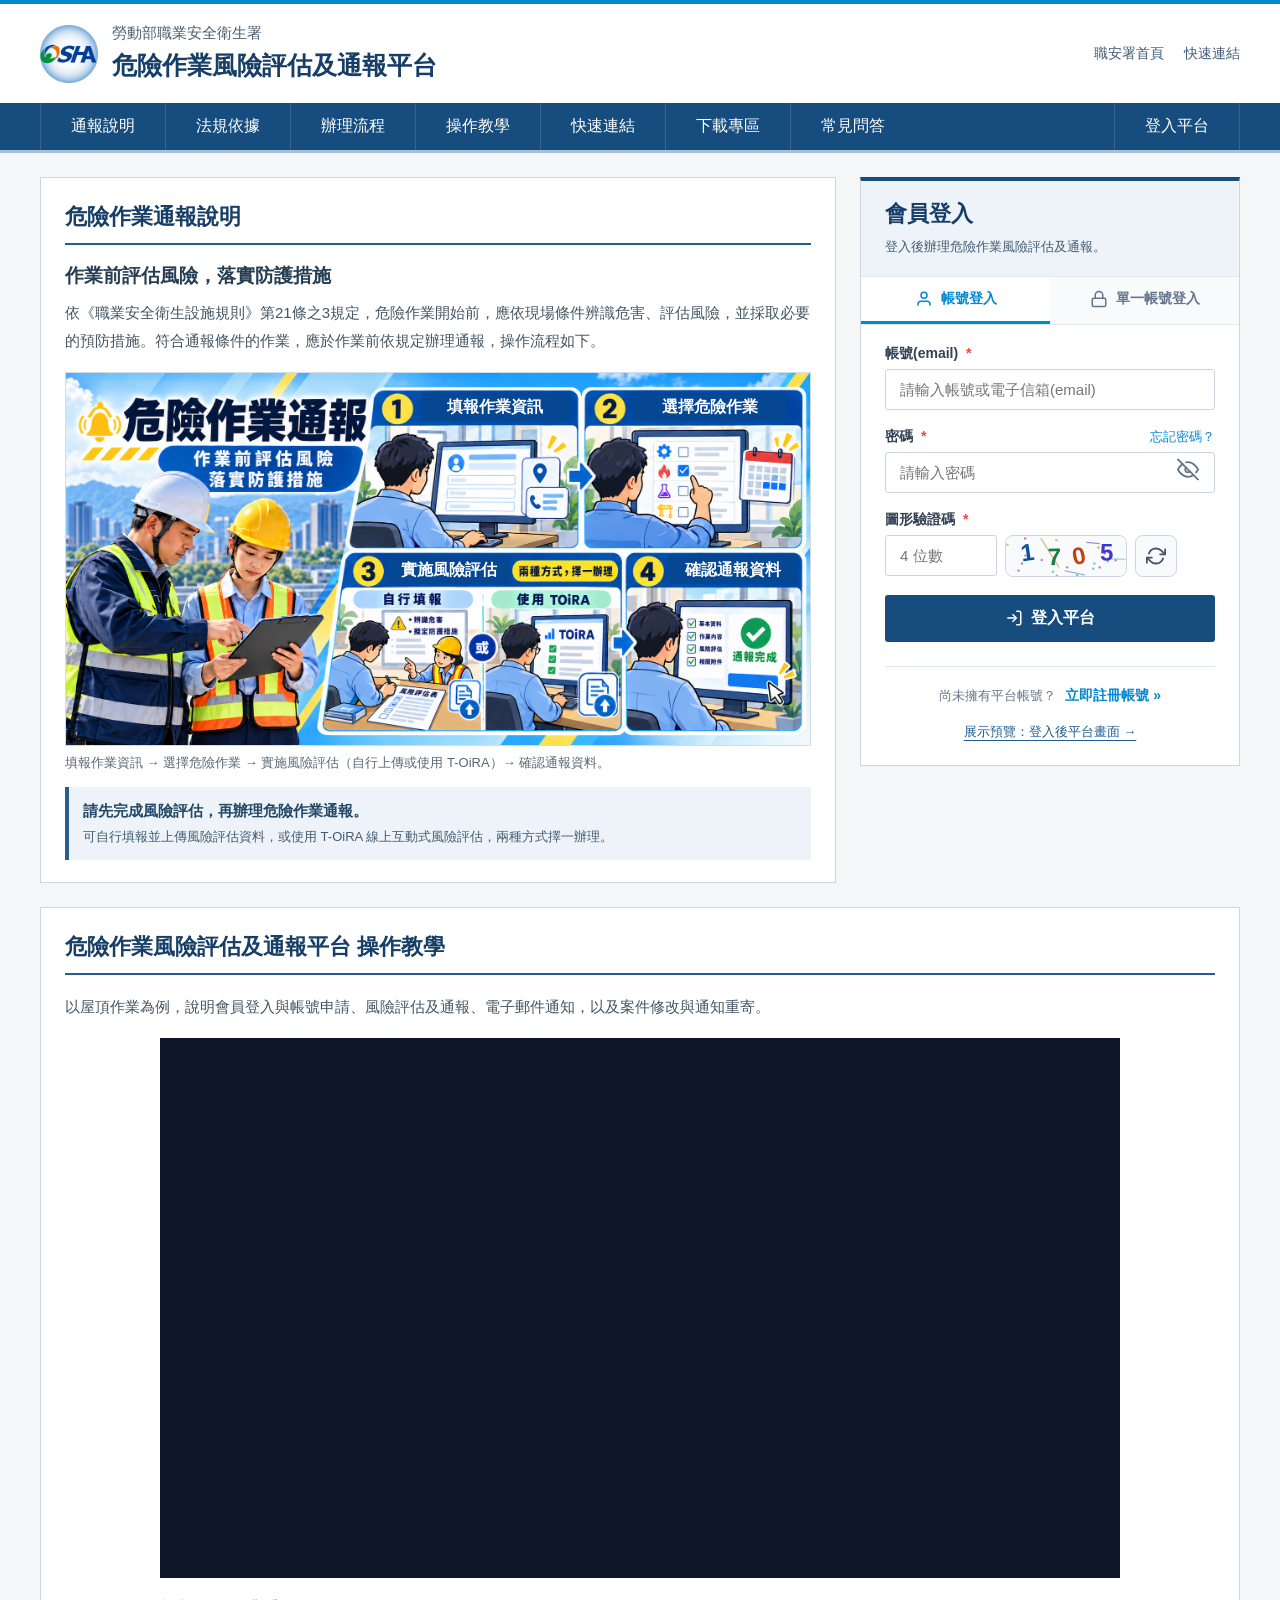
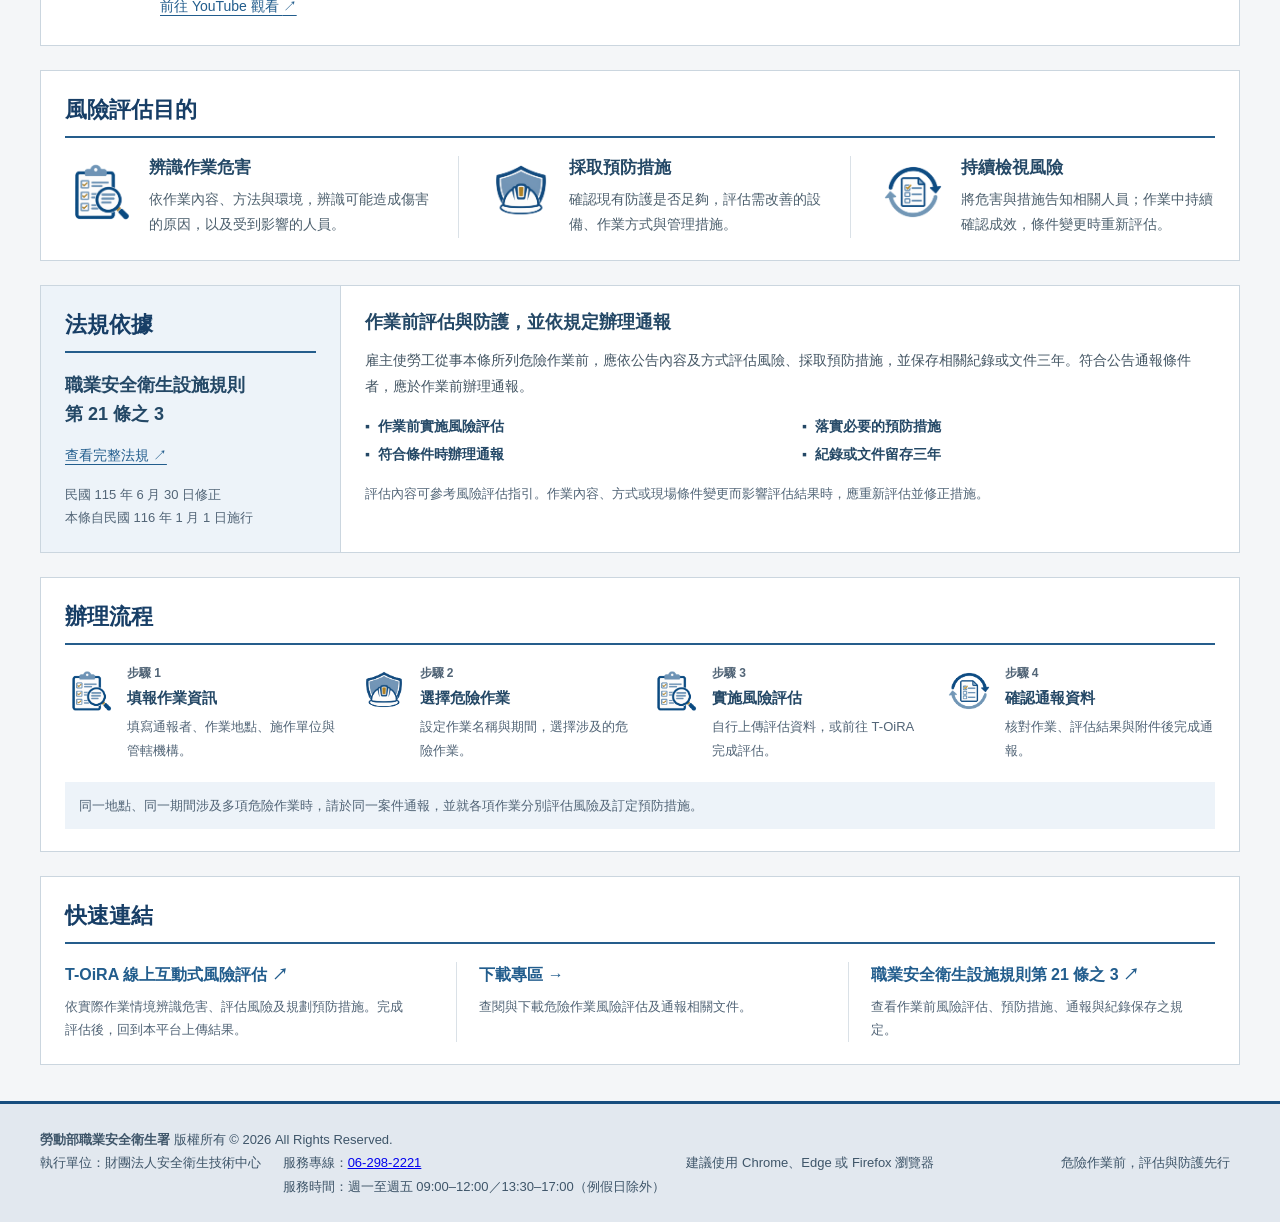
<file: login.html>
<!DOCTYPE html>
<html lang="zh-Hant-TW">
<head>
  <meta charset="UTF-8">
  <meta name="viewport" content="width=device-width, initial-scale=1.0">
  <meta http-equiv="X-UA-Compatible" content="IE=edge">
  <title>帳號登入｜危險作業風險評估及通報平台</title>
  <meta property="og:site_name" content="危險作業風險評估及通報平台">
  <meta property="og:title" content="帳號登入｜危險作業風險評估及通報平台">
  <link rel="stylesheet" href="css/base.css">
  <link rel="stylesheet" href="css/components.css">
  <link rel="stylesheet" href="css/dashboard.css?v=20261105-layout">
  <link rel="stylesheet" href="css/report_flow.css?v=20261126-construction-contact">
  <link rel="stylesheet" href="css/login.css?v=20261119-service-hours">
</head>
<body class="login-page">

  <!-- 無障礙跳至主要內容 -->
  <a href="#main-content" id="gotocenter" title="跳到主要內容" accesskey="C" class="sr-only sr-only-focusable">跳到主要內容 (Alt + C)</a>

  <!-- 登入頁面視圖 (Login View) -->
  <div id="loginView" style="display: flex; flex-direction: column; min-height: 100vh;">
    <header class="portal-header">
      <a class="portal-brand" href="login.html"><img src="assets/images/sha_logo.png" alt="勞動部職業安全衛生署"><span><small>勞動部職業安全衛生署</small><strong>危險作業風險評估及通報平台</strong></span></a>
      <div class="portal-header-links"><a href="https://www.osha.gov.tw/" target="_blank" rel="noopener noreferrer">職安署首頁<span class="sr-only">（另開新分頁）</span></a><a href="#quick-links">快速連結</a></div>
    </header>
    <nav class="portal-nav" aria-label="首頁導覽"><div><a href="#why-assessment">通報說明</a><a href="#legal-basis">法規依據</a><a href="#report-process">辦理流程</a><a href="#operation-tutorial">操作教學</a><a href="#quick-links">快速連結</a><a href="downloads.html">下載專區</a><a href="faq.html">常見問答</a><a class="portal-login-anchor" href="#loginUsername">登入平台</a></div></nav>
    <main id="main-content" class="portal-main">
      <div class="portal-entry-grid">
        <section class="risk-intro" id="why-assessment" aria-labelledby="riskIntroTitle">
          <h1 class="portal-section-title" id="riskIntroTitle">危險作業通報說明</h1>
          <h2 class="risk-intro-subtitle">作業前評估風險，落實防護措施</h2>
          <p class="portal-lead">依《職業安全衛生設施規則》第21條之3規定，危險作業開始前，應依現場條件辨識危害、評估風險，並採取必要的預防措施。符合通報條件的作業，應於作業前依規定辦理通報，操作流程如下。</p>
          <figure class="risk-intro-figure"><div class="risk-banner"><img class="risk-before-work-image" src="assets/images/hazardous-work-banner.png?v=20261014-four-steps" width="1774" height="887" alt="危險作業通報四步驟：填報作業資訊、選擇危險作業、實施風險評估、確認通報資料。作業前評估風險，落實防護措施。"><span class="risk-banner-label risk-banner-label-1" aria-hidden="true">填報作業資訊</span><span class="risk-banner-label risk-banner-label-2" aria-hidden="true">選擇危險作業</span><span class="risk-banner-label risk-banner-label-3" aria-hidden="true">實施風險評估</span><span class="risk-banner-label risk-banner-label-4" aria-hidden="true">確認通報資料</span></div><figcaption>填報作業資訊 → 選擇危險作業 → 實施風險評估（自行上傳或使用 T-OiRA）→ 確認通報資料。</figcaption></figure>
          <div class="risk-intro-note"><strong>請先完成風險評估，再辦理危險作業通報。</strong><p>可自行填報並上傳風險評估資料，或使用 T-OiRA 線上互動式風險評估，兩種方式擇一辦理。</p></div>
        </section>
      <div class="auth-container">
        <div class="card-brand-header"><h2>會員登入</h2><p>登入後辦理危險作業風險評估及通報。</p></div>

        <!-- 頁籤導覽：僅保留「帳號登入」與「單一帳號登入」 -->
        <div class="tab-header" role="tablist" aria-label="選擇登入方式">
          <button class="tab-btn active" role="tab" aria-selected="true" id="tab-login" aria-controls="panel-login" tabindex="0" onclick="switchTab('login')">
            <svg width="18" height="18" viewBox="0 0 24 24" fill="none" stroke="currentColor" stroke-width="2"><path d="M20 21v-2a4 4 0 0 0-4-4H8a4 4 0 0 0-4 4v2"></path><circle cx="12" cy="7" r="4"></circle></svg>
            帳號登入
          </button>
          <button class="tab-btn" role="tab" aria-selected="false" id="tab-sso" aria-controls="panel-sso" tabindex="-1" onclick="switchTab('sso')">
            <svg width="18" height="18" viewBox="0 0 24 24" fill="none" stroke="currentColor" stroke-width="2"><rect x="3" y="11" width="18" height="11" rx="2" ry="2"></rect><path d="M7 11V7a5 5 0 0 1 10 0v4"></path></svg>
            單一帳號登入
          </button>
        </div>

        <div class="tab-content">
          <!-- ============================================== -->
          <!-- 頁籤一：帳號登入                               -->
          <!-- ============================================== -->
          <div class="tab-panel active" id="panel-login" role="tabpanel" aria-labelledby="tab-login">
            <form id="loginForm" onsubmit="handleAccountLogin(event)" novalidate>
              <!-- 帳號(email) -->
              <div class="form-group">
                <label class="form-label" for="loginUsername">帳號(email) <span class="required">*</span></label>
                <div class="input-box">
                  <input type="text" id="loginUsername" class="form-control" placeholder="請輸入帳號或電子信箱(email)" autocomplete="username" required>
                </div>
                <div class="invalid-feedback" id="login-user-feedback">請輸入帳號(email)</div>
              </div>

              <!-- 登入密碼 (右側放置「忘記密碼？」) -->
              <div class="form-group">
                <div class="form-label-row">
                  <label class="form-label" for="loginPassword">密碼 <span class="required">*</span></label>
                  <a href="javascript:showForgotPasswordModal();" class="forgot-link">忘記密碼？</a>
                </div>
                <div class="input-box">
                  <input type="password" id="loginPassword" class="form-control" placeholder="請輸入密碼" autocomplete="current-password" required style="padding-right: 46px;">
                  <button type="button" class="toggle-password" onclick="togglePasswordVisibility('loginPassword', 'pwd-eye-icon1')" aria-label="切換密碼顯示">
                    <span id="pwd-eye-icon1" class="eye-icon-wrapper">
                      <!-- 預設密碼隱藏圖示 (斜線眼睛) -->
                      <svg width="22" height="22" viewBox="0 0 24 24" fill="none" stroke="currentColor" stroke-width="2" stroke-linecap="round" stroke-linejoin="round">
                        <path d="M17.94 17.94A10.07 10.07 0 0 1 12 20c-7 0-11-8-11-8a18.45 18.45 0 0 1 5.06-5.94M9.9 4.24A9.12 9.12 0 0 1 12 4c7 0 11 8 11 8a18.5 18.5 0 0 1-2.16 3.19m-6.72-1.07a3 3 0 1 1-4.24-4.24"></path>
                        <line x1="1" y1="1" x2="23" y2="23"></line>
                      </svg>
                    </span>
                  </button>
                </div>
                <div class="invalid-feedback" id="login-pwd-feedback">請輸入密碼</div>
              </div>

              <!-- 圖形驗證碼 (換一張改用圖形按鈕) -->
              <div class="form-group">
                <label class="form-label" for="loginCaptcha">圖形驗證碼 <span class="required">*</span></label>
                <div class="captcha-row">
                  <input type="text" id="loginCaptcha" class="form-control" placeholder="4 位數" maxlength="4" autocomplete="off" required style="width: 140px;">
                  <div class="captcha-canvas-wrap" onclick="refreshCaptcha('canvasLogin')" title="點擊換一張">
                    <canvas id="canvasLogin" width="120" height="42" aria-label="圖形驗證碼"></canvas>
                  </div>
                  <!-- 換一張圖形按鈕 -->
                  <button type="button" class="btn-refresh-icon" onclick="refreshCaptcha('canvasLogin')" title="換一張驗證碼" aria-label="換一張驗證碼">
                    <svg width="20" height="20" viewBox="0 0 24 24" fill="none" stroke="currentColor" stroke-width="2.2" stroke-linecap="round" stroke-linejoin="round">
                      <path d="M23 4v6h-6"></path>
                      <path d="M1 20v-6h6"></path>
                      <path d="M3.51 9a9 9 0 0 1 14.85-3.36L23 10M1 14l4.64 4.36A9 9 0 0 0 20.49 15"></path>
                    </svg>
                  </button>
                </div>
                <div class="invalid-feedback" id="login-captcha-feedback">請輸入正確的圖形驗證碼</div>
              </div>

              <!-- 確認登入按鈕 -->
              <button type="submit" class="btn-submit" id="btn-login-submit">
                <svg width="18" height="18" viewBox="0 0 24 24" fill="none" stroke="currentColor" stroke-width="2"><path d="M15 3h4a2 2 0 0 1 2 2v14a2 2 0 0 1-2 2h-4"></path><polyline points="10 17 15 12 10 7"></polyline><line x1="15" y1="12" x2="3" y2="12"></line></svg>
                登入平台
              </button>
            </form>

            <div class="register-prompt">
              尚未擁有平台帳號？
              <button type="button" class="btn-register-link" onclick="openRegisterModal()">立即註冊帳號 &raquo;</button>
            </div>

            <!-- 快捷視角預覽按鈕 -->
            <div style="text-align: center; margin-top: 14px;">
              <button type="button" class="preview-dashboard" onclick="showDashboardView('inspection')">展示預覽：登入後平台畫面 →</button>
            </div>
          </div>

          <!-- ============================================== -->
          <!-- 頁籤二：單一帳號登入 (OSHA One4All SSO)     -->
          <!-- ============================================== -->
          <div class="tab-panel" id="panel-sso" role="tabpanel" aria-labelledby="tab-sso">
            <div style="padding: 24px 0 16px;">
              <button type="button" class="btn-sso" onclick="simulateOshaSso()">
                <svg width="20" height="20" viewBox="0 0 24 24" fill="none" stroke="currentColor" stroke-width="2"><path d="M16 21v-2a4 4 0 0 0-4-4H5a4 4 0 0 0-4 4v2"></path><circle cx="8.5" cy="7" r="4"></circle><polyline points="17 11 19 13 23 9"></polyline></svg>
                單一帳號登入（展示預覽）
              </button>
              <p style="margin:14px 0 0; color:#475569; line-height:1.8;">已有職安署 One4All 事業單位單一帳號者，可使用單一帳號登入。尚未申請或忘記帳號密碼，請至<a href="https://one4all.osha.gov.tw/" target="_blank" rel="noopener noreferrer">事業單位單一帳號管理平台<span class="sr-only">（另開新分頁）</span></a>辦理。</p>
            </div>
          </div>
        </div>
      </div>
      </div>
      <section class="portal-tutorial" id="operation-tutorial" aria-labelledby="operationTutorialTitle">
        <h2 class="portal-section-title" id="operationTutorialTitle">危險作業風險評估及通報平台 操作教學</h2>
        <p class="portal-tutorial-summary">以屋頂作業為例，說明會員登入與帳號申請、風險評估及通報、電子郵件通知，以及案件修改與通知重寄。</p>
        <div class="portal-tutorial-player">
          <iframe src="https://www.youtube-nocookie.com/embed/EtdAUShGdP4?rel=0" title="危險作業風險評估及通報平台 操作教學" width="960" height="540" loading="lazy" referrerpolicy="strict-origin-when-cross-origin" allow="encrypted-media; picture-in-picture; fullscreen" allowfullscreen></iframe>
        </div>
        <p class="portal-tutorial-link"><a href="https://youtu.be/EtdAUShGdP4" target="_blank" rel="noopener noreferrer">前往 YouTube 觀看 <span aria-hidden="true">↗</span><span class="sr-only">（另開新分頁）</span></a></p>
      </section>
      <section class="assessment-reasons" aria-labelledby="assessmentReasonsTitle">
        <div class="section-heading"><h2 class="portal-section-title" id="assessmentReasonsTitle">風險評估目的</h2></div>
        <div class="reason-columns">
          <article><img class="portal-info-icon" src="assets/images/home-icon-identify.png" width="72" height="72" alt="" loading="lazy"><div><h3>辨識作業危害</h3><p>依作業內容、方法與環境，辨識可能造成傷害的原因，以及受到影響的人員。</p></div></article>
          <article><img class="portal-info-icon" src="assets/images/home-icon-protect.png" width="72" height="72" alt="" loading="lazy"><div><h3>採取預防措施</h3><p>確認現有防護是否足夠，評估需改善的設備、作業方式與管理措施。</p></div></article>
          <article><img class="portal-info-icon" src="assets/images/home-icon-review.png" width="72" height="72" alt="" loading="lazy"><div><h3>持續檢視風險</h3><p>將危害與措施告知相關人員；作業中持續確認成效，條件變更時重新評估。</p></div></article>
        </div>
      </section>
      <section class="portal-law-section" id="legal-basis" aria-labelledby="legalBasisTitle">
        <div class="legal-heading"><h2 class="portal-section-title" id="legalBasisTitle">法規依據</h2><h3>職業安全衛生設施規則<br>第 21 條之 3</h3><a href="https://laws.mol.gov.tw/FLAW/FLAWDOC01.aspx?flno=21-3&amp;id=FL015021" target="_blank" rel="noopener noreferrer">查看完整法規 ↗<span class="sr-only">（另開新分頁）</span></a><small>民國 115 年 6 月 30 日修正<br>本條自民國 116 年 1 月 1 日施行</small></div>
        <div class="legal-body"><h3>作業前評估與防護，並依規定辦理通報</h3><p>雇主使勞工從事本條所列危險作業前，應依公告內容及方式評估風險、採取預防措施，並保存相關紀錄或文件三年。符合公告通報條件者，應於作業前辦理通報。</p><div class="legal-steps"><span>作業前實施風險評估</span><span>落實必要的預防措施</span><span>符合條件時辦理通報</span><span>紀錄或文件留存三年</span></div><p class="legal-note">評估內容可參考風險評估指引。作業內容、方式或現場條件變更而影響評估結果時，應重新評估並修正措施。</p></div>
      </section>
      <section class="portal-process" id="report-process" aria-labelledby="reportProcessTitle">
        <div class="section-heading"><h2 class="portal-section-title" id="reportProcessTitle">辦理流程</h2></div>
        <ol class="portal-process-list"><li><img class="portal-process-icon" src="assets/images/home-icon-identify.png" width="52" height="52" alt="" loading="lazy"><div><span class="portal-process-step-label">步驟 1</span><h3>填報作業資訊</h3><p>填寫通報者、作業地點、施作單位與管轄機構。</p></div></li><li><img class="portal-process-icon" src="assets/images/home-icon-protect.png" width="52" height="52" alt="" loading="lazy"><div><span class="portal-process-step-label">步驟 2</span><h3>選擇危險作業</h3><p>設定作業名稱與期間，選擇涉及的危險作業。</p></div></li><li><img class="portal-process-icon" src="assets/images/home-icon-identify.png" width="52" height="52" alt="" loading="lazy"><div><span class="portal-process-step-label">步驟 3</span><h3>實施風險評估</h3><p>自行上傳評估資料，或前往 T-OiRA 完成評估。</p></div></li><li><img class="portal-process-icon" src="assets/images/home-icon-review.png" width="52" height="52" alt="" loading="lazy"><div><span class="portal-process-step-label">步驟 4</span><h3>確認通報資料</h3><p>核對作業、評估結果與附件後完成通報。</p></div></li></ol>
        <p class="process-reminder">同一地點、同一期間涉及多項危險作業時，請於同一案件通報，並就各項作業分別評估風險及訂定預防措施。</p>
      </section>
      <section class="portal-quick-links" id="quick-links" aria-labelledby="quickLinksTitle">
        <h2 class="portal-section-title" id="quickLinksTitle">快速連結</h2>
        <div class="portal-resource-links">
          <a data-toira-link href="https://sh168.osha.gov.tw/Content/Etool2" target="_blank" rel="noopener noreferrer"><strong>T-OiRA 線上互動式風險評估 <span aria-hidden="true">↗</span></strong><span>依實際作業情境辨識危害、評估風險及規劃預防措施。完成評估後，回到本平台上傳結果。</span><span class="sr-only">（另開新分頁）</span></a>
          <a href="downloads.html"><strong>下載專區 <span aria-hidden="true">→</span></strong><span>查閱與下載危險作業風險評估及通報相關文件。</span></a>
          <a href="https://laws.mol.gov.tw/FLAW/FLAWDOC01.aspx?flno=21-3&amp;id=FL015021" target="_blank" rel="noopener noreferrer"><strong>職業安全衛生設施規則第 21 條之 3 <span aria-hidden="true">↗</span></strong><span>查看作業前風險評估、預防措施、通報與紀錄保存之規定。</span><span class="sr-only">（另開新分頁）</span></a>
        </div>
      </section>
    </main>


  <!-- 彈窗 (Modal)：共用訊息提示、忘記密碼與註冊帳號 -->
  <div class="modal-backdrop" id="customModal" role="dialog" aria-modal="true" aria-labelledby="modalTitle">
    <div class="modal-dialog">
      <div class="modal-header">
        <h3 id="modalTitle">系統提示</h3>
        <button type="button" class="btn-close" onclick="closeModal()" aria-label="關閉視窗">&times;</button>
      </div>
      <div class="modal-body" id="modalBody">
        <!-- 內容動態注入 -->
      </div>
      <div class="modal-footer" id="modalFooter">
        <button type="button" class="btn-secondary" onclick="closeModal()">關閉</button>
      </div>
    </div>
  </div>

  
    <!-- 頁尾 (Footer) - 放在 loginView 內部，切換後台時自動隱藏 -->
  <footer>
    <div class="footer-inner">
      <div>
        <p><strong>勞動部職業安全衛生署</strong> 版權所有 &copy; 2026 All Rights Reserved.</p>
        <div class="footer-meta">
          <span>執行單位：財團法人安全衛生技術中心</span>
          <span>服務專線：<a href="tel:+88662982221">06-298-2221</a><br>
            服務時間：週一至週五 09:00–12:00／13:30–17:00（例假日除外）</span>
          <span>建議使用 Chrome、Edge 或 Firefox 瀏覽器</span>
        </div>
      </div>
      <div class="accessibility-badge">
        <span>危險作業前，評估與防護先行</span>
      </div>
    </div>
  </footer>
  </div><!-- /#loginView -->

  <!-- ========================================================= -->
  <!-- 登入後系統主畫面 (Dashboard View - 依據使用者需求支援三角色) -->
  <!-- ========================================================= -->
  <div id="dashboardView" style="display: none;">
    <!-- 左側導覽列 (Sidebar) -->
    <aside class="sidebar" id="appSidebar">
      <!-- 頂部標誌全銜 -->
      <div class="sidebar-header">
        <img src="assets/images/sha_logo.png" onerror="this.src='sha_logo.png'" alt="職安署Logo" class="sidebar-logo">
        <div class="sidebar-title-group">
          <span class="sidebar-agency">勞動部職業安全衛生署</span>
          <span class="sidebar-system">危險作業風險評估<br>及通報平台</span>
        </div>
      </div>

      <!-- 角色身分指示標籤 -->
      <div class="sidebar-role-badge">
        <span id="sidebarRoleName">管理者</span>
        <span style="font-size:11px; opacity:0.85;" id="sidebarRoleDetail">權限模組</span>
      </div>

      <!-- 動態選單列表 (依據角色動態切換) -->
      <ul class="sidebar-nav" id="sidebarNav">
      <!-- 預設靜態渲染勞檢機構選單（JS 初始化後亦會動態維持） -->
      <li class="menu-item active" onclick="selectSingleMenu(this, 'caseSearch')">
        <a href="javascript:void(0);" class="menu-link">
          <span class="menu-icon"><svg width="18" height="18" viewBox="0 0 24 24" fill="none" stroke="currentColor" stroke-width="2"><path d="M14 2H6a2 2 0 0 0-2 2v16a2 2 0 0 0 2 2h12a2 2 0 0 0 2-2V8z"></path><polyline points="14 2 14 8 20 8"></polyline><line x1="16" y1="13" x2="8" y2="13"></line><line x1="16" y1="17" x2="8" y2="17"></line><polyline points="10 9 9 9 8 9"></polyline></svg></span>
          <span>通報案件查詢</span>
        </a>
      </li>
      <li class="menu-item" onclick="selectSingleMenu(this, 'localMaintain')">
        <a href="javascript:void(0);" class="menu-link">
          <span class="menu-icon"><svg width="18" height="18" viewBox="0 0 24 24" fill="none" stroke="currentColor" stroke-width="2"><path d="M21 10c0 7-9 13-9 13s-9-6-9-13a9 9 0 0 1 18 0z"></path><circle cx="12" cy="10" r="3"></circle></svg></span>
          <span>地方通報網站維護</span>
        </a>
      </li>
      <li class="menu-item" onclick="selectSingleMenu(this, 'workplaceMaintain')">
        <a href="javascript:void(0);" class="menu-link">
          <span class="menu-icon"><svg width="18" height="18" viewBox="0 0 24 24" fill="none" stroke="currentColor" stroke-width="2"><path d="M12 22s8-4 8-10V5l-8-3-8 3v7c0 6 8 10 8 10z"></path><line x1="12" y1="8" x2="12" y2="12"></line><line x1="12" y1="16" x2="12.01" y2="16"></line></svg></span>
          <span>危評維護</span>
        </a>
      </li>
      </ul>
    </aside>

    <!-- 右側主工作區塊 -->
    <div class="main-container">
      <!-- 頂部導覽工具列 -->
      <header class="top-app-bar">
        <div class="top-left-group">
          <!-- 漢堡圖示 (切換側邊欄展開/收合) -->
          <button type="button" class="btn-toggle-menu" onclick="toggleSidebar()" title="切換選單" aria-label="切換選單">
            <svg width="24" height="24" viewBox="0 0 24 24" fill="none" stroke="currentColor" stroke-width="2" stroke-linecap="round" stroke-linejoin="round">
              <line x1="3" y1="12" x2="21" y2="12"></line>
              <line x1="3" y1="6" x2="21" y2="6"></line>
              <line x1="3" y1="18" x2="21" y2="18"></line>
            </svg>
          </button>

          <!-- 角色預覽切換器 -->
          <div class="role-switcher-wrap">
            <span class="role-switcher-label">預覽角色：</span>
            <select id="roleSelector" class="role-select" onchange="setSystemRole(this.value)">
              <option value="inspection" selected>🏛️ 勞檢機構</option>
              <option value="admin">⚙️ 管理者</option>
              <option value="company">🏢 事業單位</option>
            </select>
          </div>
        </div>

        <!-- 右側身分與按鈕 -->
        <div class="top-user-group">
          <a class="dashboard-qa-link" href="faq.html" target="_blank" rel="noopener noreferrer">常見問答<span class="sr-only">（另開新分頁）</span></a>
          <!-- 逾時倒數與身分卡 -->
          <div class="session-status-card">
            <div class="session-user" id="topUserDisplay">系統管理員</div>
            <div class="session-timer">距逾時限制 : <span id="clockCountdown">14:17</span></div>
          </div>

          <!-- 個人資料按鈕 (事業單位與勞檢機構進入個人帳號維護) -->
          <button type="button" class="btn-profile" onclick="handleProfileClick()" title="個人帳號資料維護">
            <svg width="15" height="15" viewBox="0 0 24 24" fill="none" stroke="currentColor" stroke-width="2.2" stroke-linecap="round" stroke-linejoin="round">
              <path d="M20 21v-2a4 4 0 0 0-4-4H8a4 4 0 0 0-4 4v2"></path>
              <circle cx="12" cy="7" r="4"></circle>
            </svg>
            個人資料
          </button>

          <!-- 登出按鈕 (粉紅/洋紅膠囊) -->
          <button type="button" class="btn-logout" onclick="showLoginView()">
            <svg width="15" height="15" viewBox="0 0 24 24" fill="none" stroke="currentColor" stroke-width="2.2" stroke-linecap="round" stroke-linejoin="round">
              <path d="M9 21H5a2 2 0 0 1-2-2V5a2 2 0 0 1 2-2h4"></path>
              <polyline points="16 17 21 12 16 7"></polyline>
              <line x1="21" y1="12" x2="9" y2="12"></line>
            </svg>
            登出
          </button>
        </div>
      </header>

      <!-- 右側主工作區塊 (功能畫面容器) -->
      <main class="dashboard-content-area">
        <div class="workspace-card" id="mainWorkspaceCard">
          <!-- 內容由 JS 依當前點選之選單動態渲染對應功能畫面 -->
        </div>
      </main>
    </div>
  </div>


  <!-- =========================================================
   * 系統管理通用 EditorDialog (比照 Vue EditorDialog.vue)
   * ========================================================= -->
  <div id="vDialogOverlay" class="v-dialog-overlay" onclick="handleDialogOverlayClick(event)">
    <div id="vDialogCard" class="v-dialog-card" role="dialog" aria-modal="true" aria-labelledby="vDialogTitle" tabindex="-1" onclick="event.stopPropagation()">
      <div class="v-dialog-header">
        <div class="v-dialog-title" id="vDialogTitle">
          對話框標題 <span id="vDialogTitleMsg"></span>
        </div>
        <button type="button" class="v-dialog-close" onclick="closeVDialog()" title="關閉">✕</button>
      </div>
      <div class="v-dialog-body" id="vDialogBody">
        <!-- 動態注入各模組表單內容 -->
      </div>
      <div class="v-dialog-footer">
        <button type="button" class="v-btn v-btn-cancel" onclick="closeVDialog()" style="padding:9px 22px; font-size: 14px; font-weight:600; border-radius:6px; cursor:pointer; background:#fff; border:1px solid #cbd5e1; color:#475569;">
          取消
        </button>
        <button type="button" class="btn-add" id="vDialogSubmitBtn" onclick="submitVDialog()" style="background:#16a34a; padding:9px 24px; font-size: 14px; font-weight:700; border-radius:6px; border:none; color:#fff; cursor:pointer; display:inline-flex; align-items:center; gap:6px; box-shadow:0 1px 2px rgba(0,0,0,0.08);">
          <svg width="16" height="16" viewBox="0 0 24 24" fill="none" stroke="currentColor" stroke-width="2.5"><polyline points="20 6 9 17 4 12"></polyline></svg>
          <span id="vDialogSubmitText">確定</span>
        </button>
      </div>
    </div>
  </div>



  <!-- 核心資料與共用模組 -->
  <script src="js/data/geo_data.js?v=20261126-construction-history"></script>
  <script src="js/data/portal_config.js"></script>
  <script src="js/data/menu_config.js"></script>
  <script src="js/components/calendar_picker.js"></script>
  <script src="js/components/dialog.js?v=20261106-flow-audit"></script>
  <script src="js/modules/auth.js"></script>
  <script src="js/modules/case_search.js?v=20261128-manual-review"></script>
  <script src="js/modules/system_admin.js"></script>
  <script src="js/modules/report_document.js?v=20261126-construction-contact"></script>
  <script src="js/modules/dangerous_report.js?v=20261128-manual-review"></script>
  <script src="js/modules/case_completion.js?v=20261126-construction-history"></script>
  <script src="js/data/toira_work_catalog.js"></script>
  <script src="js/modules/risk_assessment.js?v=20261119-toira-eligibility"></script>
  <script src="js/modules/construction_report.js?v=20261128-manual-review"></script>
  <script src="js/modules/dashboard_views.js"></script>
  <script src="js/modules/navigation.js"></script>
</body>
</html>
</file>
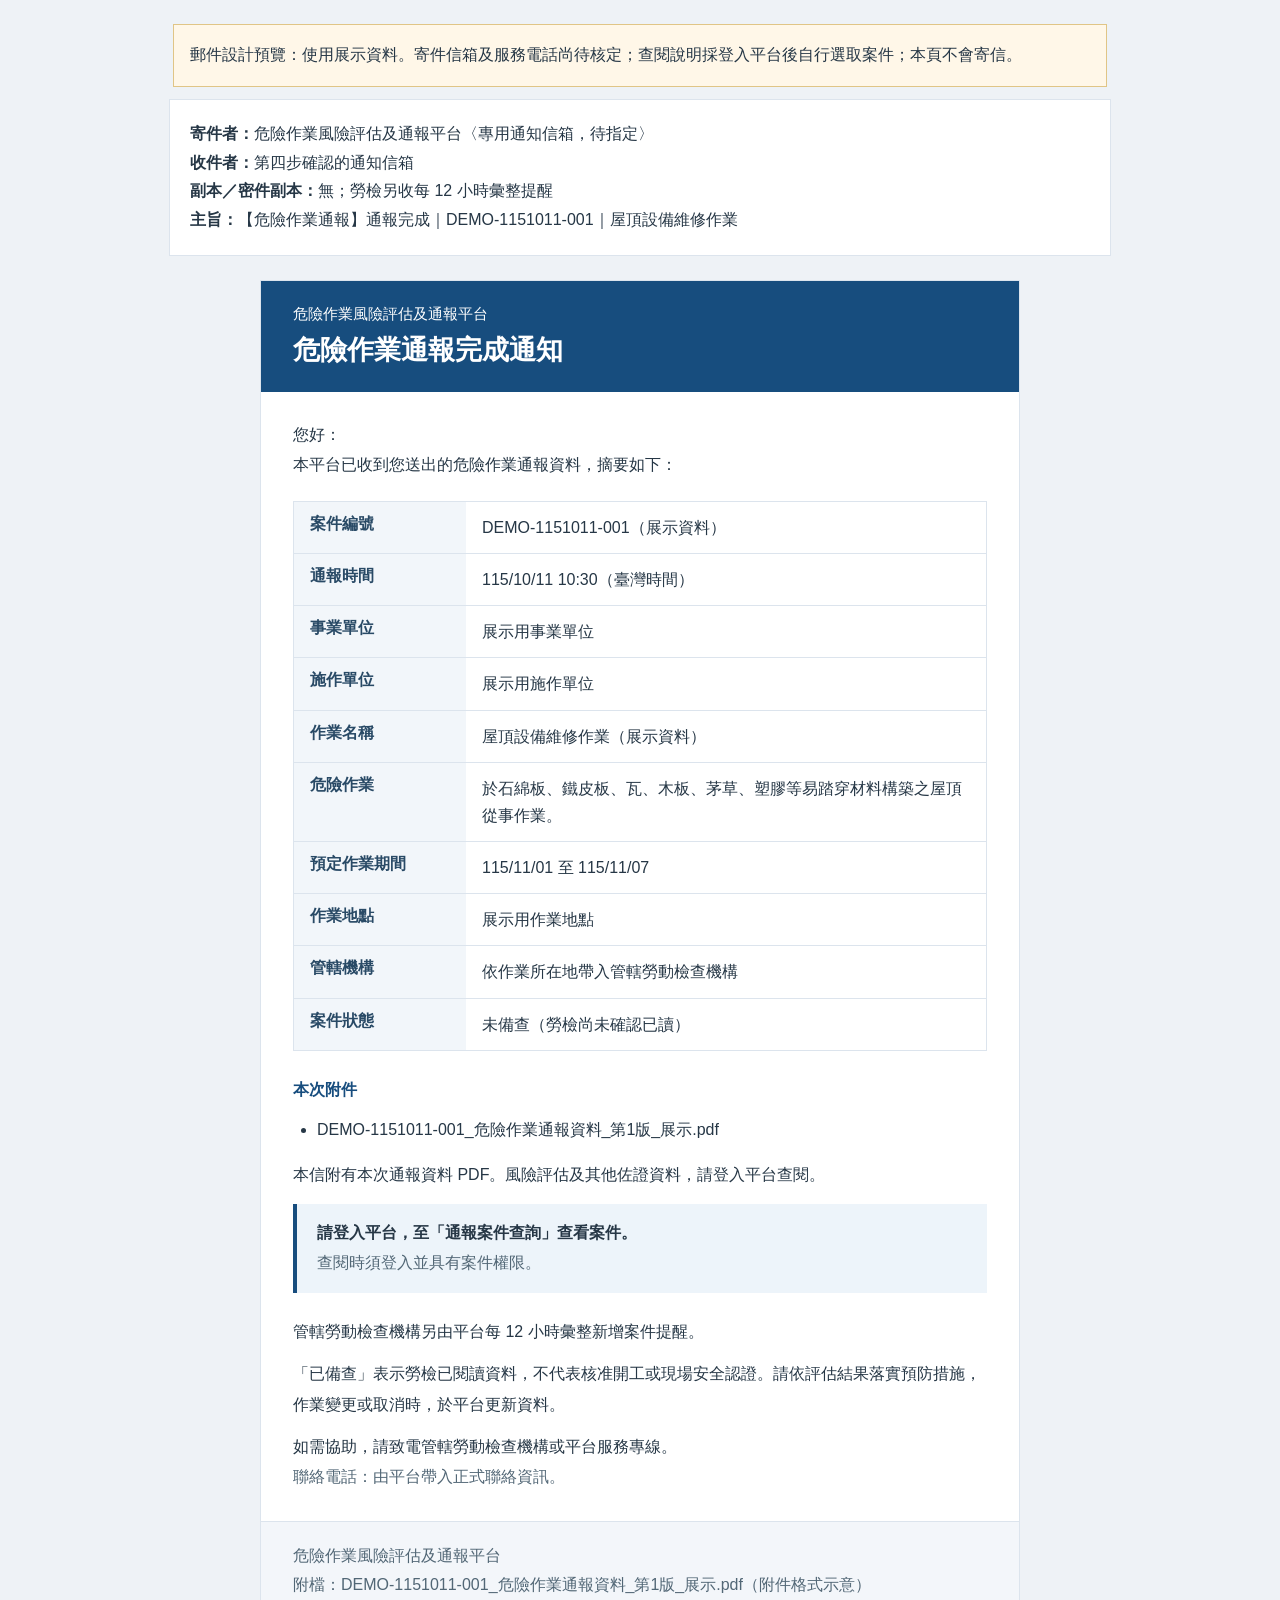
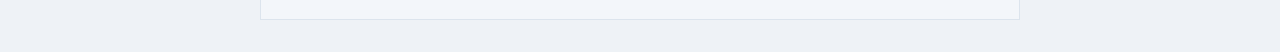
<file: docs/vendor-handoff/email-notification/notification-preview.html>
<!DOCTYPE html>
<html lang="zh-Hant-TW"><head><meta charset="UTF-8"><meta name="viewport" content="width=device-width, initial-scale=1.0"><title>危險作業通報完成通知｜郵件設計預覽</title></head>
<body style="margin:0;background:#eef2f6;color:#263746;font-family:'Microsoft JhengHei',Arial,sans-serif;font-size:16px;">
<div style="max-width:900px;margin:24px auto 12px;padding:16px;background:#fff7e8;border:1px solid #e0c586;line-height:1.8;">郵件設計預覽：使用展示資料。寄件信箱及服務電話尚待核定；查閱說明採登入平台後自行選取案件；本頁不會寄信。</div>
<div style="max-width:900px;margin:0 auto 24px;background:white;padding:20px;line-height:1.8;border:1px solid #dce4ed;"><strong>寄件者：</strong>危險作業風險評估及通報平台〈專用通知信箱，待指定〉<br><strong>收件者：</strong>第四步確認的通知信箱<br><strong>副本／密件副本：</strong>無；勞檢另收每 12 小時彙整提醒<br><strong>主旨：</strong>【危險作業通報】通報完成｜DEMO-1151011-001｜屋頂設備維修作業</div>
<table role="presentation" align="center" width="760" cellpadding="0" cellspacing="0" style="width:760px;max-width:100%;margin:0 auto 32px;background:#fff;border:1px solid #dce4ed;">
<tr><td style="padding:24px 32px;background:#174d7e;color:white;"><div style="font-size:15px;margin-bottom:8px;">危險作業風險評估及通報平台</div><h1 style="font-size:27px;margin:0;font-weight:700;">危險作業通報完成通知</h1></td></tr>
<tr><td style="padding:28px 32px 20px;line-height:1.9;">您好：<br>本平台已收到您送出的危險作業通報資料，摘要如下：</td></tr>
<tr><td style="padding:0 32px;"><table width="100%" cellpadding="0" cellspacing="0" style="border:1px solid #dce4ed;border-collapse:collapse;font-size:16px;"><tr><th align="left" style="width:140px;padding:12px 16px;vertical-align:top;background:#f2f6fa;color:#294a66;border-bottom:1px solid #dce4ed;font-weight:600;">案件編號</th><td style="padding:12px 16px;vertical-align:top;border-bottom:1px solid #dce4ed;line-height:1.7;">DEMO-1151011-001（展示資料）</td></tr><tr><th align="left" style="width:140px;padding:12px 16px;vertical-align:top;background:#f2f6fa;color:#294a66;border-bottom:1px solid #dce4ed;font-weight:600;">通報時間</th><td style="padding:12px 16px;vertical-align:top;border-bottom:1px solid #dce4ed;line-height:1.7;">115/10/11 10:30（臺灣時間）</td></tr><tr><th align="left" style="width:140px;padding:12px 16px;vertical-align:top;background:#f2f6fa;color:#294a66;border-bottom:1px solid #dce4ed;font-weight:600;">事業單位</th><td style="padding:12px 16px;vertical-align:top;border-bottom:1px solid #dce4ed;line-height:1.7;">展示用事業單位</td></tr><tr><th align="left" style="width:140px;padding:12px 16px;vertical-align:top;background:#f2f6fa;color:#294a66;border-bottom:1px solid #dce4ed;font-weight:600;">施作單位</th><td style="padding:12px 16px;vertical-align:top;border-bottom:1px solid #dce4ed;line-height:1.7;">展示用施作單位</td></tr><tr><th align="left" style="width:140px;padding:12px 16px;vertical-align:top;background:#f2f6fa;color:#294a66;border-bottom:1px solid #dce4ed;font-weight:600;">作業名稱</th><td style="padding:12px 16px;vertical-align:top;border-bottom:1px solid #dce4ed;line-height:1.7;">屋頂設備維修作業（展示資料）</td></tr><tr><th align="left" style="width:140px;padding:12px 16px;vertical-align:top;background:#f2f6fa;color:#294a66;border-bottom:1px solid #dce4ed;font-weight:600;">危險作業</th><td style="padding:12px 16px;vertical-align:top;border-bottom:1px solid #dce4ed;line-height:1.7;">於石綿板、鐵皮板、瓦、木板、茅草、塑膠等易踏穿材料構築之屋頂從事作業。</td></tr><tr><th align="left" style="width:140px;padding:12px 16px;vertical-align:top;background:#f2f6fa;color:#294a66;border-bottom:1px solid #dce4ed;font-weight:600;">預定作業期間</th><td style="padding:12px 16px;vertical-align:top;border-bottom:1px solid #dce4ed;line-height:1.7;">115/11/01 至 115/11/07</td></tr><tr><th align="left" style="width:140px;padding:12px 16px;vertical-align:top;background:#f2f6fa;color:#294a66;border-bottom:1px solid #dce4ed;font-weight:600;">作業地點</th><td style="padding:12px 16px;vertical-align:top;border-bottom:1px solid #dce4ed;line-height:1.7;">展示用作業地點</td></tr><tr><th align="left" style="width:140px;padding:12px 16px;vertical-align:top;background:#f2f6fa;color:#294a66;border-bottom:1px solid #dce4ed;font-weight:600;">管轄機構</th><td style="padding:12px 16px;vertical-align:top;border-bottom:1px solid #dce4ed;line-height:1.7;">依作業所在地帶入管轄勞動檢查機構</td></tr><tr><th align="left" style="width:140px;padding:12px 16px;vertical-align:top;background:#f2f6fa;color:#294a66;border-bottom:1px solid #dce4ed;font-weight:600;">案件狀態</th><td style="padding:12px 16px;vertical-align:top;border-bottom:1px solid #dce4ed;line-height:1.7;">未備查（勞檢尚未確認已讀）</td></tr></table></td></tr>
<tr><td style="padding:24px 32px;line-height:1.9;"><strong style="color:#174d7e;">本次附件</strong><ul style="padding-left:24px;margin:10px 0;"><li>DEMO-1151011-001_危險作業通報資料_第1版_展示.pdf</li></ul><p style="margin:14px 0;">本信附有本次通報資料 PDF。風險評估及其他佐證資料，請登入平台查閱。</p><div style="padding:14px 20px;background:#edf4fa;border-left:4px solid #174d7e;"><strong>請登入平台，至「通報案件查詢」查看案件。</strong><br><span style="color:#526776;">查閱時須登入並具有案件權限。</span></div></td></tr>
<tr><td style="padding:0 32px 28px;line-height:1.9;"><p style="margin:0 0 12px;">管轄勞動檢查機構另由平台每 12 小時彙整新增案件提醒。</p><p style="margin:0 0 12px;">「已備查」表示勞檢已閱讀資料，不代表核准開工或現場安全認證。請依評估結果落實預防措施，作業變更或取消時，於平台更新資料。</p><p style="margin:0;">如需協助，請致電管轄勞動檢查機構或平台服務專線。<br><span style="color:#526776;">聯絡電話：由平台帶入正式聯絡資訊。</span></p></td></tr>
<tr><td style="padding:20px 32px;background:#f3f6fa;border-top:1px solid #dce4ed;line-height:1.8;color:#526776;">危險作業風險評估及通報平台<br>附檔：DEMO-1151011-001_危險作業通報資料_第1版_展示.pdf（附件格式示意）</td></tr>
</table></body></html>
</file>
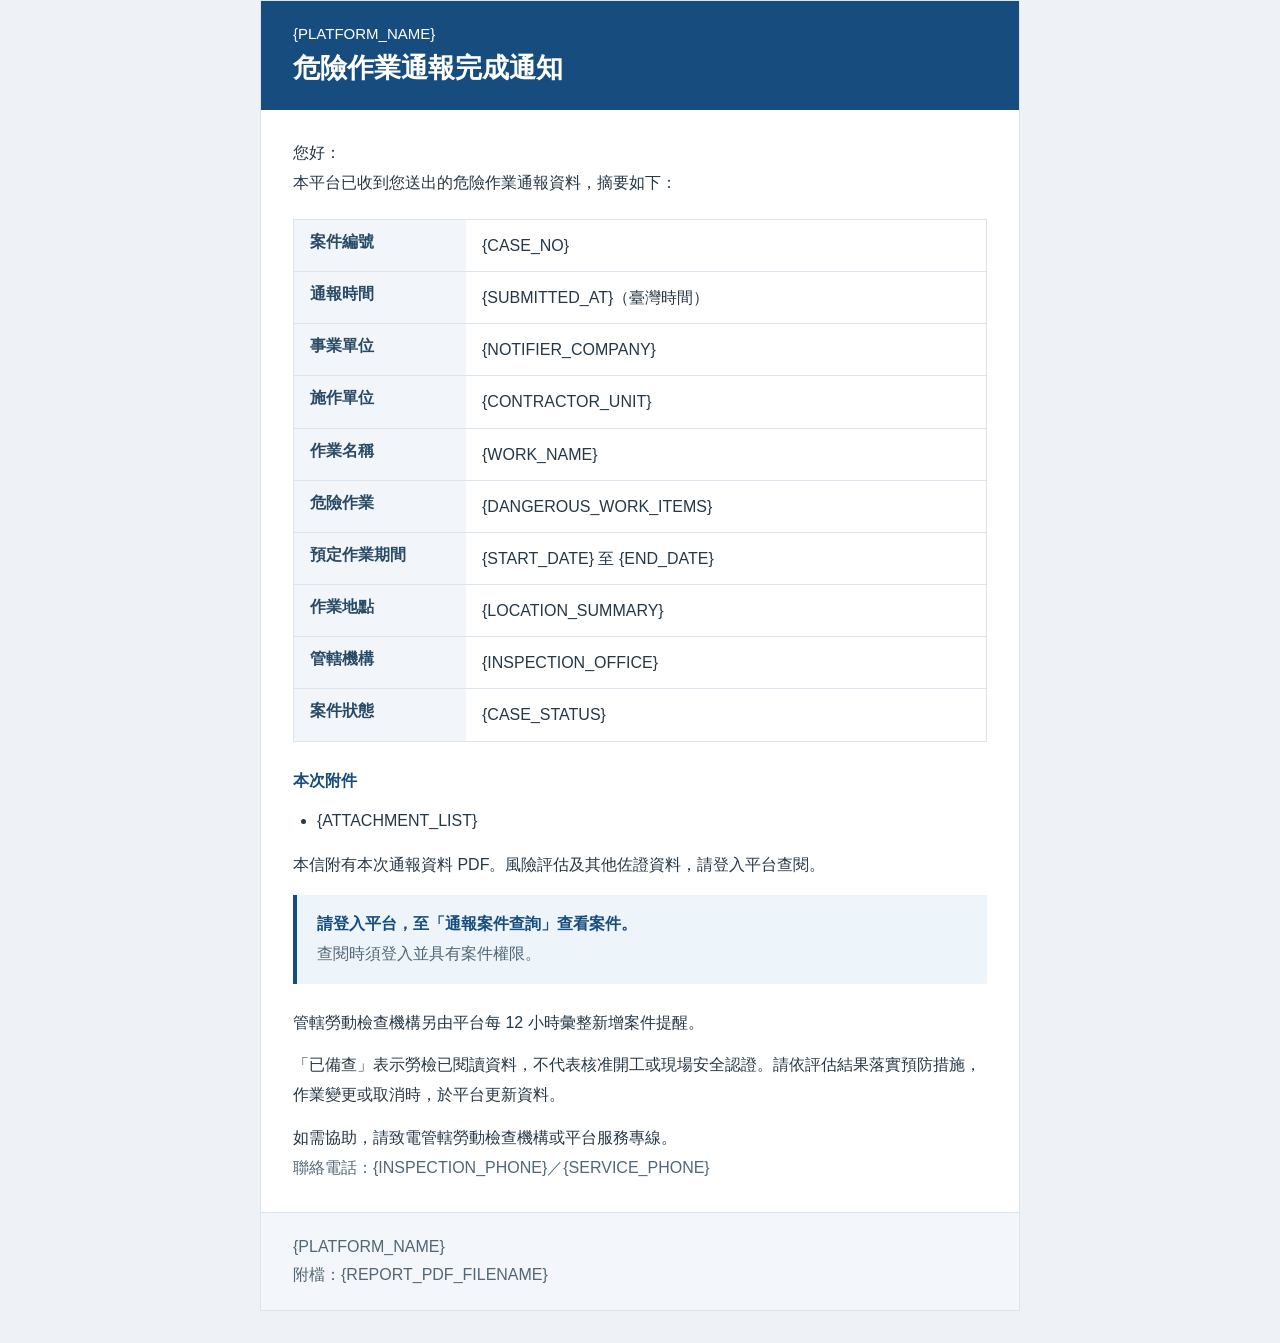
<file: docs/vendor-handoff/email-notification/notification-template.html>
<!DOCTYPE html>
<html lang="zh-Hant-TW"><head><meta charset="UTF-8"><title>危險作業通報完成通知</title></head><body style="margin:0;background:#eef2f6;color:#263746;font-family:Microsoft JhengHei,Arial,sans-serif;font-size:16px;">
<table align="center" cellpadding="0" cellspacing="0" role="presentation" style="width:760px;max-width:100%;margin:0 auto 32px;background:#fff;border:1px solid #dce4ed;" width="760">
<tr><td style="padding:24px 32px;background:#174d7e;color:white;"><div style="font-size:15px;margin-bottom:8px;">{PLATFORM_NAME}</div><h1 style="font-size:27px;margin:0;font-weight:700;">危險作業通報完成通知</h1></td></tr>
<tr><td style="padding:28px 32px 20px;line-height:1.9;">您好：<br/>本平台已收到您送出的危險作業通報資料，摘要如下：</td></tr>
<tr><td style="padding:0 32px;"><table cellpadding="0" cellspacing="0" style="border:1px solid #dce4ed;border-collapse:collapse;font-size:16px;" width="100%"><tr><th align="left" style="width:140px;padding:12px 16px;vertical-align:top;background:#f2f6fa;color:#294a66;border-bottom:1px solid #dce4ed;font-weight:600;">案件編號</th><td style="padding:12px 16px;vertical-align:top;border-bottom:1px solid #dce4ed;line-height:1.7;">{CASE_NO}</td></tr><tr><th align="left" style="width:140px;padding:12px 16px;vertical-align:top;background:#f2f6fa;color:#294a66;border-bottom:1px solid #dce4ed;font-weight:600;">通報時間</th><td style="padding:12px 16px;vertical-align:top;border-bottom:1px solid #dce4ed;line-height:1.7;">{SUBMITTED_AT}（臺灣時間）</td></tr><tr><th align="left" style="width:140px;padding:12px 16px;vertical-align:top;background:#f2f6fa;color:#294a66;border-bottom:1px solid #dce4ed;font-weight:600;">事業單位</th><td style="padding:12px 16px;vertical-align:top;border-bottom:1px solid #dce4ed;line-height:1.7;">{NOTIFIER_COMPANY}</td></tr><tr><th align="left" style="width:140px;padding:12px 16px;vertical-align:top;background:#f2f6fa;color:#294a66;border-bottom:1px solid #dce4ed;font-weight:600;">施作單位</th><td style="padding:12px 16px;vertical-align:top;border-bottom:1px solid #dce4ed;line-height:1.7;">{CONTRACTOR_UNIT}</td></tr><tr><th align="left" style="width:140px;padding:12px 16px;vertical-align:top;background:#f2f6fa;color:#294a66;border-bottom:1px solid #dce4ed;font-weight:600;">作業名稱</th><td style="padding:12px 16px;vertical-align:top;border-bottom:1px solid #dce4ed;line-height:1.7;">{WORK_NAME}</td></tr><tr><th align="left" style="width:140px;padding:12px 16px;vertical-align:top;background:#f2f6fa;color:#294a66;border-bottom:1px solid #dce4ed;font-weight:600;">危險作業</th><td style="padding:12px 16px;vertical-align:top;border-bottom:1px solid #dce4ed;line-height:1.7;">{DANGEROUS_WORK_ITEMS}</td></tr><tr><th align="left" style="width:140px;padding:12px 16px;vertical-align:top;background:#f2f6fa;color:#294a66;border-bottom:1px solid #dce4ed;font-weight:600;">預定作業期間</th><td style="padding:12px 16px;vertical-align:top;border-bottom:1px solid #dce4ed;line-height:1.7;">{START_DATE} 至 {END_DATE}</td></tr><tr><th align="left" style="width:140px;padding:12px 16px;vertical-align:top;background:#f2f6fa;color:#294a66;border-bottom:1px solid #dce4ed;font-weight:600;">作業地點</th><td style="padding:12px 16px;vertical-align:top;border-bottom:1px solid #dce4ed;line-height:1.7;">{LOCATION_SUMMARY}</td></tr><tr><th align="left" style="width:140px;padding:12px 16px;vertical-align:top;background:#f2f6fa;color:#294a66;border-bottom:1px solid #dce4ed;font-weight:600;">管轄機構</th><td style="padding:12px 16px;vertical-align:top;border-bottom:1px solid #dce4ed;line-height:1.7;">{INSPECTION_OFFICE}</td></tr><tr><th align="left" style="width:140px;padding:12px 16px;vertical-align:top;background:#f2f6fa;color:#294a66;border-bottom:1px solid #dce4ed;font-weight:600;">案件狀態</th><td style="padding:12px 16px;vertical-align:top;border-bottom:1px solid #dce4ed;line-height:1.7;">{CASE_STATUS}</td></tr></table></td></tr>
<tr><td style="padding:24px 32px;line-height:1.9;"><strong style="color:#174d7e;">本次附件</strong><ul style="padding-left:24px;margin:10px 0;"><li>{ATTACHMENT_LIST}</li></ul><p style="margin:14px 0;">本信附有本次通報資料 PDF。風險評估及其他佐證資料，請登入平台查閱。</p><div style="padding:14px 20px;background:#edf4fa;border-left:4px solid #174d7e;"><strong style="color:#174d7e;">請登入平台，至「通報案件查詢」查看案件。</strong><div style="color:#526776;">查閱時須登入並具有案件權限。</div></div></td></tr>
<tr><td style="padding:0 32px 28px;line-height:1.9;"><p style="margin:0 0 12px;">管轄勞動檢查機構另由平台每 12 小時彙整新增案件提醒。</p><p style="margin:0 0 12px;">「已備查」表示勞檢已閱讀資料，不代表核准開工或現場安全認證。請依評估結果落實預防措施，作業變更或取消時，於平台更新資料。</p><p style="margin:0;">如需協助，請致電管轄勞動檢查機構或平台服務專線。<br/><span style="color:#526776;">聯絡電話：{INSPECTION_PHONE}／{SERVICE_PHONE}</span></p></td></tr>
<tr><td style="padding:20px 32px;background:#f3f6fa;border-top:1px solid #dce4ed;line-height:1.8;color:#526776;">{PLATFORM_NAME}<br/>附檔：{REPORT_PDF_FILENAME}</td></tr>
</table>
</body></html>
</file>
<file: css/base.css>
﻿/* =========================================================
 * base.css - 全域變數、基礎 Reset 與通用設定
 * ========================================================= */
:root {
  /* 品牌與功能主色 */
  --primary-color: #0288d1;
  --primary-blue: #0288d1;
  --primary-hover: #0277bd;
  --secondary-color: #0d9488;
  --secondary-hover: #0f766e;
  --secondary-light: #f0fdfa;
  --error-color: #ef4444;
  --danger-pink: #f06292;
  --focus-ring: rgba(2, 136, 209, 0.25);

  /* 文字與背景 */
  --text-main: #1e293b;
  --text-muted: #64748b;
  --bg-color: #f1f5f9;
  --main-bg: #f4f6f8;
  --topbar-bg: #ffffff;
  --card-bg: #ffffff;
  --border-color: #cbd5e1;
  --border-light: #e2e8f0;

  /* 側邊欄樣式變數 */
  --sidebar-bg: #001e36;
  --sidebar-hover: #0a2d4d;
  --sidebar-active: #0288d1;
  --sidebar-text: #e2e8f0;

  /* 字體 */
  --font-family: -apple-system, BlinkMacSystemFont, "Segoe UI", "PingFang TC", "Noto Sans TC", "Microsoft JhengHei", sans-serif;
}

* {
  box-sizing: border-box;
  margin: 0;
  padding: 0;
}

body {
  font-family: var(--font-family);
  background-color: var(--bg-color);
  color: var(--text-main);
  min-height: 100vh;
  margin: 0;
  padding: 0;
}

/* 無障礙跳至主要內容 */
.sr-only {
  position: absolute;
  width: 1px;
  height: 1px;
  padding: 0;
  margin: -1px;
  overflow: hidden;
  clip: rect(0, 0, 0, 0);
  border: 0;
}

.sr-only-focusable:active,
.sr-only-focusable:focus {
  position: static;
  width: auto;
  height: auto;
  margin: 0;
  overflow: visible;
  clip: auto;
  background: #fde047;
  color: #000;
  padding: 8px 16px;
  font-weight: bold;
  z-index: 9999;
  display: inline-block;
}
</file>
<file: css/dashboard.css>
﻿/* =========================================================
 * dashboard.css - 後台側邊欄、頂部工具列與主工作區佈局
 * ========================================================= */
body.dashboard-page {
  display: flex;
  height: 100vh;
  overflow: hidden;
}

    /* =========================================================
     * 左側選單 (Sidebar / Navigation Drawer)
     * ========================================================= */
.dashboard-qa-link { color:#225d8d; font-size:14px; white-space:nowrap; text-decoration:none; padding:7px 4px; }
.dashboard-qa-link:hover { text-decoration:underline; text-underline-offset:3px; }
.dashboard-qa-link:focus-visible { outline:3px solid #9b6816; outline-offset:3px; }
    .sidebar {
      width: 260px;
      min-width: 260px;
      background-color: var(--sidebar-bg);
      color: var(--sidebar-text);
      display: flex;
      flex-direction: column;
      transition: width 0.25s ease, margin-left 0.25s ease;
      z-index: 100;
      box-shadow: 2px 0 10px rgba(0, 0, 0, 0.15);
    }

    .sidebar.collapsed {
      margin-left: -260px;
    }

    /* 左側頂部 Logo 區塊 */
    .sidebar-header {
      padding: 16px 18px;
      display: flex;
      align-items: center;
      gap: 12px;
      border-bottom: 1px solid rgba(255, 255, 255, 0.1);
      background: rgba(0, 0, 0, 0.15);
      user-select: none;
    }
    .sidebar-logo {
      width: 44px;
      height: 44px;
      object-fit: contain;
      flex-shrink: 0;
    }
    .sidebar-title-group {
      display: flex;
      flex-direction: column;
      line-height: 1.35;
      min-width: 0;
    }
    .sidebar-agency {
      font-size: 12px;
      color: #94a3b8;
      letter-spacing: 1px;
    }
    .sidebar-system {
      font-size: 14px;
      font-weight: 700;
      color: #ffffff;
      letter-spacing: 0.3px;
      line-height: 1.35;
      margin-top: 2px;
    }

    /* 角色標籤區塊 (側邊欄內) */
    .sidebar-role-badge {
      margin: 12px 14px 4px 14px;
      padding: 6px 12px;
      background: rgba(2, 136, 209, 0.15);
      border: 1px solid rgba(2, 136, 209, 0.35);
      border-radius: 6px;
      font-size: 12px;
      color: #38bdf8;
      display: flex;
      align-items: center;
      justify-content: space-between;
    }
    .sidebar-role-badge span {
      font-weight: 600;
    }

    /* 左側選單列表 */
    .sidebar-nav {
      flex: 1;
      padding: 10px 0;
      list-style: none;
      overflow-y: auto;
    }
    .menu-item {
      margin: 4px 12px;
    }
    .menu-link {
      display: flex;
      align-items: center;
      gap: 12px;
      padding: 12px 14px;
      color: #cbd5e1;
      text-decoration: none;
      font-size: 14.5px;
      font-weight: 600;
      border-radius: 8px;
      transition: all 0.2s ease;
      cursor: pointer;
    }
    .menu-link:hover {
      background-color: var(--sidebar-hover);
      color: #ffffff;
    }
    .menu-item.active > .menu-link {
      background-color: var(--sidebar-active);
      color: #ffffff;
      box-shadow: 0 4px 12px rgba(2, 136, 209, 0.35);
    }
    .menu-icon {
      display: flex;
      align-items: center;
      justify-content: center;
      flex-shrink: 0;
    }

    /* 可展開選單群組 (Submenu Group) */
    .menu-group {
      margin: 4px 12px;
    }
    .menu-group-header {
      display: flex;
      align-items: center;
      justify-content: space-between;
      padding: 12px 14px;
      color: #cbd5e1;
      font-size: 14.5px;
      font-weight: 600;
      border-radius: 8px;
      transition: all 0.2s ease;
      cursor: pointer;
      user-select: none;
    }
    .menu-group-header:hover {
      background-color: var(--sidebar-hover);
      color: #ffffff;
    }
    .menu-group-header-left {
      display: flex;
      align-items: center;
      gap: 12px;
    }
    .arrow-icon {
      transition: transform 0.25s ease;
      color: #94a3b8;
    }
    .menu-group.open .arrow-icon {
      transform: rotate(180deg);
      color: #ffffff;
    }
    .submenu-list {
      list-style: none;
      padding-left: 20px;
      margin: 3px 0 6px 0;
      display: none;
    }
    .menu-group.open .submenu-list {
      display: block;
    }
    .submenu-item {
      margin: 3px 0;
    }
    .submenu-link {
      display: flex;
      align-items: center;
      gap: 10px;
      padding: 9px 14px;
      color: #94a3b8;
      text-decoration: none;
      font-size: 13.5px;
      font-weight: 500;
      border-radius: 6px;
      transition: all 0.2s ease;
      cursor: pointer;
    }
    .submenu-link:hover {
      color: #ffffff;
      background-color: rgba(255, 255, 255, 0.06);
    }
    .submenu-item.active .submenu-link {
      background-color: var(--sidebar-active);
      color: #ffffff;
      font-weight: 600;
      box-shadow: 0 2px 8px rgba(2, 136, 209, 0.3);
    }

    /* =========================================================
     * 右側內容容器 (Main Container)
     * ========================================================= */
    .main-container {
      flex: 1;
      display: flex;
      flex-direction: column;
      min-width: 0;
      height: 100vh;
      overflow-y: auto;
    }

    /* 頂端工具列 (Top App Bar) */
    .top-app-bar {
      height: 60px;
      background: var(--topbar-bg);
      border-bottom: 1px solid var(--border-color);
      display: flex;
      align-items: center;
      justify-content: space-between;
      padding: 0 20px;
      box-shadow: 0 2px 6px rgba(0, 0, 0, 0.04);
      flex-shrink: 0;
    }

    .top-left-group {
      display: flex;
      align-items: center;
      gap: 14px;
    }

    /* 漢堡圖示切換鈕 */
    .btn-toggle-menu {
      background: none;
      border: none;
      cursor: pointer;
      padding: 8px;
      color: #334155;
      display: flex;
      align-items: center;
      justify-content: center;
      border-radius: 6px;
      transition: background 0.2s;
    }
    .btn-toggle-menu:hover {
      background: #f1f5f9;
      color: #0f172a;
    }

    /* 頂部角色快速切換下拉框 */
    .role-switcher-wrap {
      display: flex;
      align-items: center;
      gap: 8px;
      background: #f8fafc;
      padding: 4px 10px;
      border-radius: 6px;
      border: 1px solid #e2e8f0;
    }
    .role-switcher-label {
      font-size: 13px;
      color: #64748b;
      font-weight: 600;
    }
    .role-select {
      font-size: 13px;
      font-weight: 600;
      color: #0369a1;
      background: #ffffff;
      border: 1px solid #cbd5e1;
      border-radius: 4px;
      padding: 4px 8px;
      cursor: pointer;
      outline: none;
    }
    .role-select:focus {
      border-color: var(--primary-blue);
    }

    /* 右側使用者資訊列 */
    .top-user-group {
      display: flex;
      align-items: center;
      gap: 12px;
    }

    /* 逾時倒數與身分藍盒 */
    .session-status-card {
      background: #e1f5fe;
      border: 1px solid #b3e5fc;
      border-radius: 6px;
      padding: 4px 14px;
      text-align: center;
      line-height: 1.3;
      user-select: none;
    }
    .session-user {
      font-size: 13px;
      font-weight: 700;
      color: var(--primary-blue);
    }
    .session-timer {
      font-size: 12px;
      color: var(--primary-blue);
      font-variant-numeric: tabular-nums;
    }

    /* 個人資料按鈕 (藍色膠囊) */
    .btn-profile {
      background: var(--primary-blue);
      color: #ffffff;
      border: none;
      padding: 8px 16px;
      border-radius: 6px;
      font-size: 13px;
      font-weight: 600;
      display: inline-flex;
      align-items: center;
      gap: 6px;
      cursor: pointer;
      transition: background 0.2s;
      box-shadow: 0 2px 6px rgba(2, 136, 209, 0.25);
    }
    .btn-profile:hover {
      background: #0277bd;
    }

    /* 登出按鈕 (粉紅/洋紅膠囊) */
    .btn-logout {
      background: var(--danger-pink);
      color: #ffffff;
      border: none;
      padding: 8px 16px;
      border-radius: 6px;
      font-size: 13px;
      font-weight: 600;
      display: inline-flex;
      align-items: center;
      gap: 6px;
      cursor: pointer;
      transition: background 0.2s;
      box-shadow: 0 2px 6px rgba(240, 98, 146, 0.25);
    }
    .btn-logout:hover {
      background: #ec407a;
    }

    /* =========================================================
     * 右側主內容區塊 (工作台與 Vue 功能畫面容器)
     * ========================================================= */
    .content-area,
    .dashboard-content-area {
      flex: 1;
      padding: 20px;
      display: flex;
      flex-direction: column;
    }

    /* 工作區卡片容器 (比照 ReportWaring Vuetify v-card) */
    .workspace-card {
      flex: 1;
      background: #ffffff;
      border: 1px solid var(--border-color);
      border-radius: 10px;
      box-shadow: 0 4px 16px rgba(0, 0, 0, 0.04);
      min-height: calc(100vh - 100px);
      padding: 22px 24px;
      display: flex;
      flex-direction: column;
    }

    /* 頁面標題列 (Breadcrumb / Title Header) */
    .page-title-row {
      display: flex;
      align-items: center;
      justify-content: space-between;
      border-bottom: 1px solid #f1f5f9;
      padding-bottom: 14px;
      margin-bottom: 18px;
    }
    .page-title-left {
      display: flex;
      align-items: center;
      gap: 10px;
    }
    .page-title-icon {
      color: #0288d1;
      display: flex;
      align-items: center;
    }
    .page-title-text {
      font-size: 19px;
      font-weight: 700;
      color: #0f172a;
    }
    .page-breadcrumb {
      font-size: 13px;
      color: #64748b;
    }


/* 後台視圖支援 (無論在 dashboard.html 或 login.html 的 dashboardView) */
#dashboardView {
  width: 100%;
  min-height: 100vh;
  display: flex;
}
</file>
<file: css/components.css>
/* =========================================================
 * components.css - 系統通用元件 (按鈕、輸入框、表格、Dialog、抽屜)
 * ========================================================= */
    /* =========================================================
     * 通用組件樣式 (比照 ReportWaring 的 BtnComponent, Input, Table)
     * ========================================================= */
    .button-group-row {
      display: flex;
      align-items: center;
      justify-content: space-between;
      flex-wrap: wrap;
      gap: 12px;
      margin-bottom: 16px;
    }
    .search-group {
      display: flex;
      align-items: center;
      gap: 12px;
      flex-wrap: wrap;
    }
    .search-group label,
    .search-group span {
      font-size: 15px;
      font-weight: 600;
      color: #334155;
    }

    .v-input {
      display: inline-flex;
      align-items: center;
      background: #ffffff;
      border: 1px solid #cbd5e1;
      border-radius: 6px;
      padding: 8px 14px;
      font-size: 15px;
      outline: none;
      transition: border-color 0.2s;
    }
    .v-input:focus {
      border-color: #0288d1;
      box-shadow: 0 0 0 2px rgba(2, 136, 209, 0.15);
    }
    .v-select {
      background: #ffffff;
      border: 1px solid #cbd5e1;
      border-radius: 6px;
      padding: 8px 14px;
      font-size: 15px;
      outline: none;
      cursor: pointer;
    }
    .v-select:focus {
      border-color: #0288d1;
    }

    /* 操作按鈕 (比照 BtnComponent) */
    .btn-add {
      background-color: #15803d;
      color: #ffffff;
      border: none;
      border-radius: 6px;
      padding: 8px 20px;
      font-size: 15px;
      font-weight: 600;
      display: inline-flex;
      align-items: center;
      gap: 6px;
      cursor: pointer;
      transition: background-color 0.2s;
    }
    .btn-add:hover {
      background-color: #166534;
    }

    .btn-search {
      background-color: #0288d1;
      color: #ffffff;
      border: none;
      border-radius: 6px;
      padding: 8px 20px;
      font-size: 15px;
      font-weight: 600;
      display: inline-flex;
      align-items: center;
      gap: 6px;
      cursor: pointer;
      transition: background-color 0.2s;
    }
    .btn-search:hover {
      background-color: #0277bd;
    }

    .btn-reset {
      background-color: #e2e8f0;
      color: #475569;
      border: none;
      border-radius: 6px;
      padding: 8px 16px;
      font-size: 15px;
      font-weight: 600;
      display: inline-flex;
      align-items: center;
      justify-content: center;
      cursor: pointer;
      transition: background-color 0.2s;
    }
    .btn-reset:hover {
      background-color: #cbd5e1;
    }

    /* 統一查詢條件區塊 (Search Filter Card) */
    .search-filter-card {
      background: #f8fafc;
      border: 1px solid #e2e8f0;
      border-radius: 8px;
      padding: 18px 20px 16px 20px;
      margin-bottom: 18px;
      box-shadow: 0 1px 3px rgba(0,0,0,0.02);
    }
    .search-filter-fields {
      display: grid;
      grid-template-columns: repeat(3, minmax(0, 1fr));
      gap: 16px 24px;
      align-items: center;
      width: 100%;
    }

    /* 響應式斷點：依螢幕解析度自動切換欄數 */
    /* 平板及中型螢幕：一行兩欄 */
    @media (max-width: 1200px) {
      .search-filter-fields {
        grid-template-columns: repeat(2, minmax(0, 1fr));
      }
    }

    /* 小型平板及手機：一行一欄 */
    @media (max-width: 768px) {
      .search-filter-fields {
        grid-template-columns: 1fr;
      }
    }

    .search-filter-item {
      display: flex;
      align-items: center;
      gap: 8px;
      width: 100%;
      min-width: 0;
    }
    .search-filter-item > label,
    .search-filter-item > span.label {
      font-size: 15px;
      font-weight: 600;
      color: #334155;
      white-space: nowrap;
      flex-shrink: 0;
    }
    /* 確保查詢條件內的各類輸入框、選單與自訂月曆框自適應填滿剩餘寬度 */
    .search-filter-item > .v-input,
    .search-filter-item > .v-select,
    .search-filter-item > div[onclick*="openHhCalendarPopup"] {
      flex: 1 1 0% !important;
      width: 100% !important;
      min-width: 0 !important;
      box-sizing: border-box;
    }
    /* 查詢條件底部按鈕列：固定置中 */
    .search-filter-actions {
      display: flex;
      justify-content: center;
      align-items: center;
      gap: 14px;
      width: 100%;
      margin-top: 16px;
      padding-top: 14px;
      border-top: 1px dashed #e2e8f0;
    }
    .search-filter-actions .btn-search {
      padding: 8px 26px;
      font-size: 15px;
      min-width: 90px;
      justify-content: center;
    }
    .search-filter-actions .btn-reset {
      padding: 8px 22px;
      font-size: 15px;
      min-width: 80px;
      justify-content: center;
    }

    /* 表格內動作按鈕 (Icon Buttons) */
    .action-btn {
      background: none;
      border: none;
      padding: 6px;
      border-radius: 4px;
      cursor: pointer;
      display: inline-flex;
      align-items: center;
      justify-content: center;
      transition: background 0.15s;
    }
    .action-btn.edit {
      color: #0288d1;
    }
    .action-btn.edit:hover {
      background: #e0f2fe;
    }
    .action-btn.delete {
      color: #ef4444;
    }
    .action-btn.delete:hover {
      background: #fee2e2;
    }
    .action-btn.permission {
      color: #f59e0b;
    }
    .action-btn.permission:hover {
      background: #fef3c7;
    }
    .action-btn.member {
      color: #10b981;
    }
    .action-btn.member:hover {
      background: #d1fae5;
    }
    .action-btn.view {
      color: #6366f1;
    }
    .action-btn.view:hover {
      background: #e0e7ff;
    }

    /* 資料表格 (比照 DatatableComponent) */
    .v-table-wrap {
      border: 1px solid #e2e8f0;
      border-radius: 8px;
      overflow: hidden;
      margin-top: 8px;
    }
    .v-table {
      width: 100%;
      border-collapse: collapse;
      font-size: 15.5px;
      text-align: left;
    }
    .v-table th {
      background-color: #f8fafc;
      color: #475569;
      font-weight: 700;
      font-size: 16px;
      padding: 13px 18px;
      border-bottom: 1px solid #e2e8f0;
      white-space: nowrap;
    }
    .v-table td {
      padding: 13px 18px;
      border-bottom: 1px solid #f1f5f9;
      color: #1e293b;
      font-size: 15.5px;
      line-height: 1.6;
      vertical-align: middle;
    }
    .v-table td code {
      font-size: 14.5px;
      font-family: monospace;
    }
    .v-table tr:hover {
      background-color: #f8fafc;
    }
    .v-table-center {
      text-align: center;
    }

    /* 狀態晶片標籤 (Status Badges) */
    .badge-status, .status-badge {
      display: inline-block;
      padding: 4px 12px;
      border-radius: 9999px;
      font-size: 13.5px;
      font-weight: 600;
      line-height: 1.4;
    }
    .badge-open, .badge-active {
      background: #dcfce7;
      color: #15803d;
    }
    .badge-closed, .badge-inactive {
      background: #f1f5f9;
      color: #64748b;
    }
    .badge-audit {
      background: #fef3c7;
      color: #b45309;
    }
    .badge-success {
      background: #e0f2fe;
      color: #0369a1;
    }
    .badge-reject {
      background: #fee2e2;
      color: #dc2626;
    }
    .badge-cancel {
      background: #f1f5f9;
      color: #64748b;
    }
    .badge-info {
      background: #e0f2fe;
      color: #0284c7;
    }

    /* 分頁列 (Pagination Footer) */
    .table-footer {
      display: flex;
      align-items: center;
      justify-content: space-between;
      padding: 14px 18px;
      font-size: 15px;
      color: #64748b;
      background: #fafafa;
      border-top: 1px solid #e2e8f0;
    }
    .pagination-btns {
      display: flex;
      gap: 6px;
    }
    .page-btn {
      border: 1px solid #cbd5e1;
      background: #ffffff;
      padding: 5px 12px;
      border-radius: 5px;
      cursor: pointer;
      font-size: 14.5px;
      font-weight: 600;
      min-width: 32px;
      text-align: center;
    }
    .page-btn.active {
      background: #0288d1;
      color: #ffffff;
      border-color: #0288d1;
    }

    /* 模組/功能維護 專用雙欄樣式 (Treeview + Form) */
    .tree-maintain-container {
      display: flex;
      gap: 24px;
      min-height: 480px;
    }
    .tree-pane {
      width: 320px;
      border: 1px solid #e2e8f0;
      border-radius: 8px;
      padding: 16px;
      background: #fafafa;
      overflow-y: auto;
    }
    .form-pane {
      flex: 1;
      border: 1px solid #e2e8f0;
      border-radius: 8px;
      padding: 20px 24px;
      background: #ffffff;
    }
    .tree-node-item {
      display: flex;
      align-items: center;
      gap: 8px;
      padding: 9px 12px;
      border-radius: 6px;
      cursor: pointer;
      color: #334155;
      font-size: 15.5px;
      font-weight: 500;
      margin-bottom: 3px;
      transition: background 0.15s;
    }
    .tree-node-item:hover {
      background: #f1f5f9;
    }
    .tree-node-item.selected {
      background: #e0f2fe;
      color: #0288d1;
      font-weight: 700;
    }
    .tree-subnode-item {
      padding-left: 28px;
    }

    /* 彈窗內樹狀勾選清單 (Checktree) */
    .checktree-container {
      display: flex;
      flex-direction: column;
      gap: 12px;
    }
    .checktree-node {
      border: 1px solid #e2e8f0;
      border-radius: 6px;
      padding: 12px 14px;
      background: #f8fafc;
    }
    .checktree-node-title {
      font-size: 16px;
      font-weight: 700;
      color: #1e293b;
      display: flex;
      align-items: center;
      gap: 8px;
      margin-bottom: 8px;
    }
    .checktree-children {
      display: flex;
      flex-direction: column;
      gap: 8px;
      margin-left: 24px;
    }
    .checktree-child-item {
      font-size: 15px;
      color: #334155;
      display: flex;
      align-items: center;
      gap: 8px;
      cursor: pointer;
    }

    .form-grid {
      display: grid;
      grid-template-columns: repeat(2, 1fr);
      gap: 16px;
      margin-bottom: 20px;
    }
    .form-col-full {
      grid-column: span 2;
    }
    .form-field-group {
      display: flex;
      flex-direction: column;
      gap: 6px;
    }
    .form-field-group label {
      font-size: 13px;
      font-weight: 600;
      color: #334155;
    }
    .form-field-group .form-req {
      color: #ef4444;
    }

/* =========================================================
     * 批次作業按鈕 (Batch Action Buttons)
     * ========================================================= */
    .btn-batch {
      display: inline-flex;
      align-items: center;
      gap: 6px;
      padding: 7px 16px;
      font-size: 14.5px;
      font-weight: 600;
      border-radius: 6px;
      border: 1px solid transparent;
      cursor: pointer;
      box-shadow: 0 1px 2px rgba(0, 0, 0, 0.05);
      transition: all 0.2s;
      color: #ffffff;
    }
    .btn-batch:hover,
    .btn-batch:active {
      color: #ffffff;
    }
    .btn-batch:hover {
      transform: translateY(-1px);
      box-shadow: 0 3px 5px -1px rgba(0, 0, 0, 0.1);
    }
    .btn-batch:active {
      transform: translateY(0);
    }
    .btn-batch-approve {
      background-color: #15803d;
      color: #ffffff;
    }
    .btn-batch-approve:hover {
      background-color: #166534;
    }
    .btn-batch-reject {
      background-color: #dc2626;
      color: #ffffff;
    }
    .btn-batch-reject:hover {
      background-color: #b91c1c;
    }
    .btn-batch:disabled {
      background-color: #e2e8f0;
      color: #94a3b8;
      cursor: not-allowed;
      box-shadow: none;
      transform: none;
    }

    /* =========================================================
     * 系統管理通用 EditorDialog (Vue EditorDialog.vue 規格)
     * ========================================================= */
    .v-dialog-overlay {
      position: fixed;
      top: 0;
      left: 0;
      width: 100vw;
      height: 100vh;
      background: rgba(15, 23, 42, 0.6);
      backdrop-filter: blur(2px);
      z-index: 9999;
      display: none;
      align-items: center;
      justify-content: center;
      padding: 20px;
      box-sizing: border-box;
    }
    .v-dialog-overlay.active {
      display: flex;
    }
    .v-dialog-card {
      background: #ffffff;
      border-radius: 12px;
      width: 100%;
      max-width: 780px;
      box-shadow: 0 20px 25px -5px rgba(0, 0, 0, 0.2), 0 10px 10px -5px rgba(0, 0, 0, 0.1);
      display: flex;
      flex-direction: column;
      max-height: 90vh;
      overflow: hidden;
      animation: dialogPop 0.25s cubic-bezier(0.16, 1, 0.3, 1);
      font-size: 15px;
    }
    @keyframes dialogPop {
      from { transform: scale(0.95); opacity: 0; }
      to { transform: scale(1); opacity: 1; }
    }
    .v-dialog-card.v-dialog-shake, .modal-dialog.v-dialog-shake {
      animation: vDialogShake 0.35s ease-in-out;
    }
    @keyframes vDialogShake {
      0%, 100% { transform: scale(1) translateX(0); }
      20%, 60% { transform: scale(1.01) translateX(-6px); }
      40%, 80% { transform: scale(1.01) translateX(6px); }
    }
    .v-dialog-header {
      padding: 18px 26px;
      border-bottom: 1px solid #e2e8f0;
      display: flex;
      align-items: center;
      justify-content: space-between;
      background: #f8fafc;
    }
    .v-dialog-title {
      font-size: 19px;
      font-weight: 700;
      color: #0f172a;
      display: flex;
      align-items: center;
      gap: 10px;
    }
    .v-dialog-close {
      background: none;
      border: none;
      color: #64748b;
      cursor: pointer;
      font-size: 24px;
      padding: 6px;
      border-radius: 6px;
      line-height: 1;
      display: flex;
      align-items: center;
      justify-content: center;
      transition: all 0.15s;
    }
    .v-dialog-close:hover {
      background: #e2e8f0;
      color: #0f172a;
    }
    .v-dialog-body {
      padding: 26px;
      overflow-y: auto;
      flex: 1;
      font-size: 15px;
      line-height: 1.6;
    }
    .v-dialog-footer {
      padding: 16px 26px;
      border-top: 1px solid #e2e8f0;
      background: #f8fafc;
      display: flex;
      justify-content: flex-end;
      gap: 14px;
    }
    .v-dialog-footer.v-dialog-footer-hidden {
      display: none !important;
    }
    .v-btn {
      padding: 9px 24px;
      border-radius: 6px;
      font-size: 15px;
      font-weight: 600;
      cursor: pointer;
      transition: all 0.2s;
      display: inline-flex;
      align-items: center;
      gap: 7px;
    }
    .v-btn-cancel {
      background: #ffffff;
      border: 1px solid #cbd5e1;
      color: #475569;
    }
    .v-btn-cancel:hover {
      background: #f1f5f9;
      color: #1e293b;
    }
    .v-btn-primary {
      background: #0288d1;
      border: 1px solid #0288d1;
      color: #ffffff;
    }
    .v-btn-primary:hover {
      background: #0277bd;
    }

    /* =========================================================
     * 新增 / 編輯畫面標準規範 (嚴格限縮於 Dialog 與 FormPane)
     * 1. 欄位排版名稱和值在同一行
     * 2. 一行只有一項
     * 3. 文字全面放大優化 (標籤 15.5px, 輸入值 15px)
     * ========================================================= */
    .v-dialog-card .form-grid,
    .v-dialog-body .form-grid,
    .form-pane .form-grid,
    .form-page-card .form-grid {
      display: flex;
      flex-direction: column;
      gap: 16px;
      margin-bottom: 16px;
    }
    .v-dialog-card form,
    .v-dialog-body form,
    .form-page-card form {
      display: flex;
      flex-direction: column;
      gap: 16px;
    }
    .v-dialog-card .form-field-group,
    .v-dialog-body .form-field-group,
    .form-pane .form-field-group,
    .form-page-card .form-field-group {
      display: flex;
      flex-direction: row;
      align-items: center;
      gap: 16px;
      margin-bottom: 0;
      width: 100%;
    }
    .v-dialog-card .form-field-group > label,
    .v-dialog-body .form-field-group > label,
    .form-pane .form-field-group > label,
    .form-page-card .form-field-group > label {
      width: 175px;
      min-width: 175px;
      max-width: 175px;
      text-align: right;
      margin-bottom: 0;
      font-size: 15.5px !important;
      font-weight: 600;
      color: #1e293b;
      flex-shrink: 0;
      line-height: 1.45;
    }
    .v-dialog-card .form-field-group > input,
    .v-dialog-card .form-field-group > select,
    .v-dialog-card .form-field-group > textarea,
    .v-dialog-card .form-field-group > div:not(.sub-items-container):not(.dispatch-tip),
    .v-dialog-body .form-field-group > input,
    .v-dialog-body .form-field-group > select,
    .v-dialog-body .form-field-group > textarea,
    .v-dialog-body .form-field-group > div:not(.sub-items-container):not(.dispatch-tip),
    .form-pane .form-field-group > input,
    .form-pane .form-field-group > select,
    .form-pane .form-field-group > textarea,
    .form-page-card .form-field-group > input,
    .form-page-card .form-field-group > select,
    .form-page-card .form-field-group > textarea,
    .form-page-card .form-field-group > div:not(.sub-items-container):not(.dispatch-tip) {
      flex: 1;
      width: 100%;
      font-size: 15px !important;
    }
    .v-dialog-card input,
    .v-dialog-card select,
    .v-dialog-card textarea,
    .v-dialog-body input,
    .v-dialog-body select,
    .v-dialog-body textarea,
    .form-page-card input,
    .form-page-card select,
    .form-page-card textarea {
      font-size: 15px !important;
      padding: 8px 12px;
    }
    .v-dialog-card .form-field-group:has(textarea),
    .v-dialog-body .form-field-group:has(textarea),
    .form-pane .form-field-group:has(textarea),
    .form-page-card .form-field-group:has(textarea) {
      align-items: flex-start;
    }
    .v-dialog-card .form-field-group textarea,
    .v-dialog-body .form-field-group textarea,
    .form-pane .form-field-group textarea,
    .form-page-card .form-field-group textarea {
      margin-top: 3px;
    }
    .v-dialog-card .form-field-group div label,
    .v-dialog-body .form-field-group div label,
    .form-pane .form-field-group div label,
    .form-page-card .form-field-group div label {
      width: auto;
      min-width: 0;
      max-width: none;
      text-align: left;
      font-weight: normal;
      font-size: 15px !important;
      color: #334155;
    }
    .v-dialog-card .v-table th,
    .v-dialog-body .v-table th {
      font-size: 16px !important;
      padding: 12px 16px;
    }
    .v-dialog-card .v-table td,
    .v-dialog-body .v-table td {
      font-size: 15.5px !important;
      padding: 12px 16px;
      line-height: 1.6;
    }
    .v-dialog-card button,
    .v-dialog-body button {
      font-size: 15px !important;
    }

    /* =========================================================
     * 側邊搜尋抽屜 (SearchBar.vue 規格)
     * ========================================================= */
    .search-bar-mask {
      position: fixed;
      top: 0;
      left: 0;
      width: 100vw;
      height: 100vh;
      background: rgba(15, 23, 42, 0.45);
      z-index: 9998;
      display: none;
    }
    .search-bar-mask.active {
      display: block;
    }
    .search-bar-drawer {
      position: fixed;
      top: 0;
      right: -380px;
      width: 360px;
      height: 100vh;
      background: #ffffff;
      box-shadow: -4px 0 15px rgba(0,0,0,0.12);
      z-index: 9999;
      transition: right 0.3s cubic-bezier(0.4, 0, 0.2, 1);
      display: flex;
      flex-direction: column;
    }
    .search-bar-drawer.active {
      right: 0;
    }
    .search-drawer-header {
      padding: 16px 20px;
      border-bottom: 1px solid #e2e8f0;
      display: flex;
      align-items: center;
      justify-content: space-between;
      background: #f8fafc;
    }
    .search-drawer-title {
      font-size: 16px;
      font-weight: 700;
      color: #0f172a;
    }
    .search-drawer-body {
      padding: 20px;
      flex: 1;
      overflow-y: auto;
      display: flex;
      flex-direction: column;
      gap: 16px;
    }
    .search-drawer-footer {
      padding: 14px 20px;
      border-top: 1px solid #e2e8f0;
      background: #f8fafc;
      display: flex;
      justify-content: flex-end;
      gap: 10px;
    }

    /* =========================================================
     * API CRUD 功能權限矩陣設定 (Role API Permission Matrix)
     * ========================================================= */
    .perm-matrix-container {
      display: flex;
      flex-direction: column;
      gap: 16px;
      width: 100%;
    }
    .perm-matrix-header-box {
      background: #f8fafc;
      border: 1px solid #e2e8f0;
      border-radius: 8px;
      padding: 14px 18px;
      display: flex;
      flex-wrap: wrap;
      align-items: center;
      justify-content: space-between;
      gap: 14px;
    }
    .perm-role-info {
      display: flex;
      align-items: center;
      gap: 10px;
    }
    .perm-role-badge {
      background: #0288d1;
      color: #fff;
      font-size: 13px;
      font-weight: 700;
      padding: 3px 10px;
      border-radius: 4px;
      letter-spacing: 0.5px;
    }
    .perm-role-name {
      font-size: 16px;
      font-weight: 700;
      color: #0f172a;
    }
    .perm-quick-actions {
      display: flex;
      align-items: center;
      gap: 10px;
      flex-wrap: wrap;
    }
    .perm-search-box {
      position: relative;
      display: inline-flex;
      align-items: center;
    }
    .perm-search-box input {
      padding: 6px 12px 6px 32px;
      border: 1px solid #cbd5e1;
      border-radius: 6px;
      font-size: 14px;
      width: 220px;
      outline: none;
      transition: border-color 0.2s;
    }
    .perm-search-box input:focus {
      border-color: #0288d1;
      box-shadow: 0 0 0 2px rgba(2, 136, 209, 0.15);
    }
    .perm-search-box svg {
      position: absolute;
      left: 10px;
      color: #94a3b8;
    }
    .perm-preset-select {
      padding: 6px 10px;
      border: 1px solid #cbd5e1;
      border-radius: 6px;
      font-size: 13.5px;
      font-weight: 600;
      color: #334155;
      background: #ffffff;
      outline: none;
      cursor: pointer;
    }
    .perm-matrix-table-wrap {
      border: 1px solid #cbd5e1;
      border-radius: 8px;
      overflow-x: auto;
      max-height: 480px;
      background: #ffffff;
      box-shadow: 0 1px 3px rgba(0,0,0,0.03);
    }
    .perm-matrix-table {
      width: 100%;
      border-collapse: collapse;
      font-size: 14.5px;
      text-align: left;
    }
    .perm-matrix-table thead th {
      background: #f1f5f9;
      color: #1e293b;
      font-weight: 700;
      padding: 12px 14px;
      border-bottom: 2px solid #cbd5e1;
      position: sticky;
      top: 0;
      z-index: 2;
      white-space: nowrap;
    }
    .perm-matrix-table th.center,
    .perm-matrix-table td.center {
      text-align: center;
    }
    .perm-matrix-module-row td {
      background: #f8fafc;
      font-weight: 700;
      color: #0369a1;
      border-top: 1px solid #e2e8f0;
      border-bottom: 1px solid #e2e8f0;
      padding: 10px 14px;
    }
    .perm-matrix-module-toggle {
      display: inline-flex;
      align-items: center;
      gap: 8px;
      cursor: pointer;
      user-select: none;
    }
    .perm-matrix-func-row:hover {
      background: #f8fafc;
    }
    .perm-matrix-func-row td {
      padding: 10px 14px;
      border-bottom: 1px solid #f1f5f9;
      color: #334155;
      vertical-align: middle;
    }
    .perm-func-info {
      display: flex;
      flex-direction: column;
      gap: 3px;
      padding-left: 22px;
    }
    .perm-func-title {
      font-weight: 600;
      color: #0f172a;
      font-size: 14.5px;
    }
    .perm-func-endpoint {
      font-size: 12px;
      color: #64748b;
      font-family: ui-monospace, SFMono-Regular, Menlo, Monaco, Consolas, monospace;
      background: #f1f5f9;
      padding: 2px 6px;
      border-radius: 4px;
      width: fit-content;
    }
    .perm-badge-c {
      background: #dcfce7;
      color: #15803d;
      border: 1px solid #86efac;
      font-size: 11px;
      font-weight: 700;
      padding: 2px 6px;
      border-radius: 4px;
      margin-left: 4px;
    }
    .perm-badge-r {
      background: #e0f2fe;
      color: #0369a1;
      border: 1px solid #7dd3fc;
      font-size: 11px;
      font-weight: 700;
      padding: 2px 6px;
      border-radius: 4px;
      margin-left: 4px;
    }
    .perm-badge-u {
      background: #fef3c7;
      color: #b45309;
      border: 1px solid #fde68a;
      font-size: 11px;
      font-weight: 700;
      padding: 2px 6px;
      border-radius: 4px;
      margin-left: 4px;
    }
    .perm-badge-d {
      background: #fee2e2;
      color: #b91c1c;
      border: 1px solid #fca5a5;
      font-size: 11px;
      font-weight: 700;
      padding: 2px 6px;
      border-radius: 4px;
      margin-left: 4px;
    }
    .perm-na-text {
      color: #94a3b8;
      font-size: 12px;
      font-style: italic;
    }
    .perm-custom-checkbox {
      width: 17px;
      height: 17px;
      cursor: pointer;
      accent-color: #0288d1;
      vertical-align: middle;
    }
    .perm-matrix-tip-bar {
      display: flex;
      align-items: center;
      justify-content: space-between;
      flex-wrap: wrap;
      gap: 8px;
      font-size: 13px;
      color: #64748b;
      padding: 4px 4px;
    }
</file>
<file: css/report_flow.css>
/* =========================================================
 * report_flow.css - 線上通報流程、步驟列、案件詳情與日曆彈窗樣式
 * ========================================================= */
    /* =========================================================
     * 線上通報流程步驟列 (Flow Steps)
     * ========================================================= */
    .flow-steps {
      display: flex;
      background: #f8fafc;
      border: 1px solid #e2e8f0;
      border-radius: 8px;
      padding: 6px;
      margin-bottom: 20px;
    }
    .flow-step {
      flex: 1;
      display: flex;
      align-items: center;
      justify-content: center;
      gap: 10px;
      padding: 12px 14px;
      font-size: 15.5px;
      font-weight: 600;
      color: #64748b;
      border-radius: 6px;
      transition: all 0.2s;
    }
    .flow-step .step-num {
      width: 26px;
      height: 26px;
      border-radius: 50%;
      background: #cbd5e1;
      color: #ffffff;
      display: flex;
      align-items: center;
      justify-content: center;
      font-size: 13.5px;
      font-weight: 700;
    }
    .flow-step.active {
      background: #ffffff;
      color: #0288d1;
      box-shadow: 0 1px 3px rgba(0, 0, 0, 0.08);
    }
    .flow-step.active .step-num {
      background: #0288d1;
    }
    .flow-step.done {
      color: #10b981;
    }
    .flow-step.done .step-num {
      background: #10b981;
    }

    /* 通報項目核取方塊樹狀樣式 */
    .checkbox-group {
      display: flex;
      flex-direction: column;
      gap: 12px;
      margin-top: 8px;
    }
    .checkbox-item {
      padding: 14px 18px;
      background: #f8fafc;
      border: 1px solid #e2e8f0;
      border-radius: 8px;
    }
    .checkbox-item label.main-category-label {
      font-weight: 700;
      display: flex;
      align-items: center;
      cursor: pointer;
      font-size: 16px;
      color: #1e293b;
    }
    .checkbox-item input[type="checkbox"] {
      margin-right: 12px;
      width: 18px;
      height: 18px;
      accent-color: #2563eb;
      cursor: pointer;
    }
    .sub-items-container {
      margin-top: 10px;
      margin-left: 30px;
      padding: 14px 18px;
      background: #ffffff;
      border: 1px solid #e2e8f0;
      border-radius: 6px;
      display: none;
      flex-direction: column;
      gap: 12px;
    }
    .sub-items-container.active {
      display: flex;
      animation: slideDown 0.25s ease-out;
    }
    .sub-items-container label {
      display: flex;
      align-items: flex-start;
      font-size: 15px;
      color: #334155;
      cursor: pointer;
      line-height: 1.5;
    }
    .scale-change-details {
      margin: 8px 0 4px;
      padding: 12px;
      border: 1px solid #cbd5e1;
      border-radius: 6px;
      background: #fff;
    }
    .scale-change-values:not([hidden]) {
      display: grid;
      grid-template-columns: repeat(auto-fit, minmax(min(100%, 140px), 1fr));
      gap: 10px;
    }
    .scale-change-values label,
    .scale-change-details > label {
      display: block;
      color: #334155;
      font-size: 14px;
      cursor: default;
    }
    .scale-change-values .search-input,
    .scale-change-details textarea {
      display: block;
      box-sizing: border-box;
      width: 100%;
      min-width: 0;
      margin-top: 4px;
    }
    .scale-change-details .scale-change-values {
      margin-bottom: 10px;
    }
    .scale-change-summary {
      margin-block: 8px;
      overflow-wrap: anywhere;
    }
    .scale-change-note {
      white-space: pre-wrap;
    }
    .scale-report-flow .scale-contractor-control {
      display: flex;
      align-items: center;
      gap: 8px;
    }
    .scale-contractor-control .search-input {
      flex: 1;
      min-width: 0;
    }
    .scale-add-contractor {
      width: 36px;
      height: 36px;
      flex: none;
      border: 1px solid #cbd5e1;
      border-radius: 6px;
      background: #e2e8f0;
      color: #1e293b;
      cursor: pointer;
      font-size: 18px;
      font-weight: 700;
    }
    #scaleContractorRows:not(:empty) {
      display: flex;
      flex-direction: column;
      gap: 8px;
    }
    .scale-site-history {
      margin-top: 12px;
      padding: 8px 12px;
      border-left: 3px solid #93c5fd;
      background: #fff;
      color: #334155;
      font-size: 14px;
      overflow-wrap: anywhere;
    }
    .scale-site-history ul {
      margin: 4px 0 0;
      padding-inline-start: 20px;
    }
    @media (max-width: 600px) {
      .v-dialog-card:has(.scale-report-flow) .v-dialog-title {
        display: block;
        min-width: 0;
      }
      .v-dialog-card:has(.scale-report-flow) .v-dialog-title > span {
        display: block;
        margin-top: 4px;
      }
      .scale-report-flow .form-field-group {
        flex-direction: column;
        align-items: stretch !important;
        gap: 6px;
      }
      .scale-report-flow .form-field-group > label {
        width: auto !important;
        min-width: 0 !important;
        max-width: none !important;
        text-align: left;
        white-space: normal;
      }
      .scale-report-flow #scaleItemsChange .sub-items-container {
        margin-left: 0;
        padding: 12px;
      }
    }
    .dispatch-tip {
      background: #ecfdf5;
      border: 1px solid #a7f3d0;
      color: #065f46;
      padding: 12px 16px;
      border-radius: 6px;
      font-size: 15px;
      margin-bottom: 14px;
      line-height: 1.5;
    }
    .step-pane {
      display: none;
    }
    .step-pane.active {
      display: flex;
      flex-direction: column;
      gap: 16px;
    }

    /* ==========================================================================
       案件詳情 (Case Detail) - 參考 2026_osaha-main/sp_detail.html
       ========================================================================== */
    .case-detail-container {
      margin-top: 5px;
      margin-bottom: 10px;
    }
    .case-detail-container .detail-header {
      margin-bottom: 20px;
    }
    .case-detail-container .detail-header h2 {
      font-size: 1.4rem;
      font-weight: bold;
      color: #2b3a4a;
      border-bottom: none;
      margin: 0;
    }
    .case-detail-container .detail-header .case-id-text {
      font-size: 0.95rem;
      font-weight: normal;
      margin-left: 10px;
    }
    .case-detail-container .detail-grid-container {
      display: grid;
      grid-template-columns: repeat(3, 1fr);
      gap: 10px;
      margin-bottom: 20px;
    }
    @media screen and (max-width: 991px) {
      .case-detail-container .detail-grid-container {
        grid-template-columns: repeat(2, 1fr);
      }
    }
    @media screen and (max-width: 575px) {
      .case-detail-container .detail-grid-container {
        grid-template-columns: 1fr;
      }
    }
    .case-detail-container .detail-card {
      background-color: #f1f5f9;
      padding: 12px 16px;
      border-radius: 6px;
      border: solid 1px #e2e8f0;
    }
    .case-detail-container .detail-label {
      font-weight: 600;
      color: #64748b;
      font-size: 0.875rem;
      margin-bottom: 6px;
    }
    .case-detail-container .detail-value {
      font-size: 1.05rem;
      color: #1e293b;
      font-weight: 600;
    }
    .case-detail-container .detail-section {
      background-color: #ffffff;
      padding: 20px;
      border-radius: 8px;
      border: 1px solid #e2e8f0;
      box-shadow: 0 1px 3px rgba(0, 0, 0, 0.05);
      margin: 20px 0;
    }
    .case-detail-container .section-header {
      display: flex;
      align-items: center;
      gap: 15px;
      margin-bottom: 16px;
      flex-wrap: wrap;
    }
    .case-detail-container .section-header h3 {
      font-size: 1.25rem;
      font-weight: bold;
      color: #1e293b;
      margin: 0;
      position: relative;
      padding-left: 14px;
    }
    .case-detail-container .section-header h3:before {
      content: '';
      border-left: 4px solid #1976d2;
      width: 4px;
      height: 1.1rem;
      position: absolute;
      top: 0.2rem;
      left: 0;
      border-radius: 2px;
    }
    .case-detail-container .btn-download-risk {
      background-color: #ffb73c;
      color: #111;
      font-weight: bold;
      padding: 6px 14px;
      border-radius: 6px;
      text-decoration: none;
      font-size: 0.95rem;
      transition: all 0.3s ease;
      cursor: pointer;
      display: inline-flex;
      align-items: center;
      gap: 6px;
    }
    .case-detail-container .btn-download-risk:hover,
    .case-detail-container .btn-download-risk:focus {
      background-color: #e69100;
      color: #111;
    }
    .case-detail-container .item-group {
      margin-bottom: 14px;
    }
    .case-detail-container .item-group:last-child {
      margin-bottom: 0;
    }
    .case-detail-container .item-group h4 {
      font-size: 1.15rem;
      font-weight: bold;
      color: #334155;
      margin-bottom: 8px;
    }
    .case-detail-container .item-group ul {
      list-style: disc;
      margin: 0;
      padding-left: 24px;
    }
    .case-detail-container .item-group li,
    .case-detail-container .item-group .item-text {
      font-size: 1.05rem;
      color: #334155;
      line-height: 1.65;
      margin-bottom: 6px;
    }
    .case-detail-container .attachment-title {
      font-size: 1.2rem;
      font-weight: bold;
      color: #1e293b;
      margin-top: 24px;
      margin-bottom: 0px;
      padding-bottom: 8px;
      padding-left: 4px;
      border-bottom: 2px solid #e2e8f0;
    }
    .case-detail-container .item-group ul.attachment-list {
      display: flex;
      flex-direction: column;
      align-items: stretch;
      gap: 0;
      margin-top: 5px;
      padding-left: 0;
      list-style: none;
    }
    .case-detail-container .item-group ul.attachment-list li {
      padding-left: 0;
      margin-bottom: 0;
      width: 100%;
    }
    .case-detail-container .item-group ul.attachment-list a {
      display: flex;
      align-items: center;
      padding: 11px 10px;
      background-color: transparent;
      border-bottom: 1px dashed #cbd5e1;
      color: #1958ad;
      text-decoration: none;
      font-weight: 600;
      font-size: 1.05rem;
      transition: all 0.3s ease;
    }
    .case-detail-container .item-group ul.attachment-list a::before {
      content: '📎';
      margin-right: 8px;
      font-size: 17px;
    }
    .case-detail-container .item-group ul.attachment-list a:hover,
    .case-detail-container .item-group ul.attachment-list a:focus {
      background-color: #f8fafc;
      border-bottom-color: #7dd3fc;
      color: #0369a1;
    }
    .case-detail-container .back-btn-box {
      display: flex;
      justify-content: center;
      gap: 12px;
      margin: 25px 0 10px;
      flex-wrap: wrap;
    }
    .case-detail-container .btn-record {
      background-color: #1958ad;
      color: #fff;
      padding: 9px 22px;
      font-size: 1rem;
      font-weight: bold;
      border-radius: 6px;
      border: none;
      cursor: pointer;
      transition: all 0.3s ease;
      display: inline-flex;
      align-items: center;
      gap: 6px;
    }
    .case-detail-container .btn-record:hover {
      background-color: #113f7c;
    }
    .case-detail-container .btn-cancel-case {
      background-color: #dc2626;
      color: #fff;
      padding: 9px 22px;
      font-size: 1rem;
      font-weight: bold;
      border-radius: 6px;
      border: none;
      cursor: pointer;
      transition: all 0.3s ease;
      display: inline-flex;
      align-items: center;
      gap: 6px;
    }
    .case-detail-container .btn-cancel-case:hover {
      background-color: #b91c1c;
    }
    .case-detail-container .btn-back {
      background-color: #64748b;
      color: #fff;
      padding: 9px 22px;
      font-size: 1rem;
      font-weight: bold;
      border-radius: 6px;
      border: none;
      cursor: pointer;
      transition: all 0.3s ease;
      display: inline-flex;
      align-items: center;
      gap: 6px;
    }
    .case-detail-container .btn-back:hover {
      background-color: #475569;
    }

    .case-detail-container .btn-completion-download,
    .case-detail-container .btn-completion-resend {
      display: inline-flex;
      align-items: center;
      justify-content: center;
      min-height: 44px;
      padding: 9px 20px;
      border: 1px solid #1958ad;
      border-radius: 6px;
      font-family: inherit;
      font-size: 1rem;
      font-weight: 700;
      cursor: pointer;
    }
    .case-detail-container .btn-completion-download {
      color: #fff;
      background: #1958ad;
    }
    .case-detail-container .btn-completion-resend {
      color: #1958ad;
      background: #fff;
    }
    .case-detail-container .btn-completion-download:hover { background: #113f7c; }
    .case-detail-container .btn-completion-resend:hover { background: #eff6ff; }
    .case-detail-container .back-btn-box button:focus-visible,
    .case-resend-panel button:focus-visible { outline: 3px solid #0288d1; outline-offset: 3px; }
    .case-detail-container .back-btn-box button:disabled { opacity: .55; cursor: not-allowed; }
    .completion-action-note,
    .completion-action-status { margin: 12px 0; text-align: center; font-size: 14px; line-height: 1.7; color: #475569; }
    .completion-action-status { color: #166534; }
    .completion-action-status:empty { display: none; }
    .completion-action-status.is-error { color: #b91c1c; }
    .case-resend-panel { margin-top: 20px; padding: 20px; border: 1px solid #cbd5e1; border-radius: 8px; background: #f8fafc; }
    .case-resend-panel[hidden] { display: none; }
    .case-resend-panel h3 { margin: 0 0 16px; font-size: 18px; color: #174d7e; }
    .case-resend-panel dl { margin: 0; }
    .case-resend-panel dl > div { display: grid; grid-template-columns: 90px minmax(0, 1fr); gap: 12px; margin: 10px 0; }
    .case-resend-panel dt { font-weight: 700; color: #475569; }
    .case-resend-panel dd { margin: 0; overflow-wrap: anywhere; }
    .case-resend-panel input[type="email"] { box-sizing: border-box; width: 100%; min-height: 44px; }
    .case-resend-panel small { display: block; margin-top: 6px; color: #475569; font-size: 13px; line-height: 1.6; }
    .case-resend-panel p { color: #475569; line-height: 1.7; }
    .case-resend-actions { display: flex; justify-content: flex-end; gap: 12px; flex-wrap: wrap; }
    @media (max-width: 600px) {
      .case-detail-container .back-btn-box button,
      .case-resend-actions button { width: 100%; justify-content: center; min-height: 44px; }
      .case-resend-panel { padding: 16px; }
      .case-resend-panel dl > div { grid-template-columns: 1fr; gap: 4px; }
    }
  

    /* 側邊搜尋抽屜 (支援 searchbar-drawer 與 search-bar-drawer) */
    .searchbar-drawer-mask, .search-bar-mask {
      position: fixed !important;
      top: 0 !important;
      left: 0 !important;
      width: 100vw !important;
      height: 100vh !important;
      background: rgba(15, 23, 42, 0.45) !important;
      z-index: 9998 !important;
      display: none;
    }
    .searchbar-drawer-mask.active, .search-bar-mask.active {
      display: block !important;
    }
    .searchbar-drawer, .search-bar-drawer {
      position: fixed !important;
      top: 0 !important;
      right: -420px !important;
      width: 380px !important;
      height: 100vh !important;
      background: #ffffff !important;
      box-shadow: -4px 0 20px rgba(0,0,0,0.15) !important;
      z-index: 9999 !important;
      transition: right 0.3s cubic-bezier(0.4, 0, 0.2, 1) !important;
      display: flex !important;
      flex-direction: column !important;
    }
    .searchbar-drawer.open, .searchbar-drawer.active, .search-bar-drawer.active {
      right: 0 !important;
    }
    .searchbar-header, .search-drawer-header {
      padding: 16px 20px !important;
      border-bottom: 1px solid #e2e8f0 !important;
      display: flex !important;
      align-items: center !important;
      justify-content: space-between !important;
      background: #f8fafc !important;
    }
    .searchbar-title, .search-drawer-title {
      font-size: 16px !important;
      font-weight: 700 !important;
      color: #0f172a !important;
      display: flex !important;
      align-items: center !important;
      gap: 8px !important;
    }
    .searchbar-body, .search-drawer-body {
      padding: 20px !important;
      flex: 1 !important;
      overflow-y: auto !important;
      display: flex !important;
      flex-direction: column !important;
      gap: 16px !important;
    }
    .searchbar-footer, .search-drawer-footer {
      padding: 14px 20px !important;
      border-top: 1px solid #e2e8f0 !important;
      background: #f8fafc !important;
      display: flex !important;
      justify-content: flex-end !important;
      gap: 10px !important;
    }


    .main-workspace, .main-container {
      flex: 1;
      display: flex;
      flex-direction: column;
      min-width: 0;
      height: 100vh;
      overflow-y: auto;
      width: 100%;
    }
    .dashboard-topbar, .top-app-bar {
      height: 60px;
      background: var(--topbar-bg);
      border-bottom: 1px solid var(--border-color);
      display: flex;
      align-items: center;
      justify-content: space-between;
      padding: 0 20px;
      box-shadow: 0 2px 6px rgba(0, 0, 0, 0.04);
      flex-shrink: 0;
      width: 100%;
      box-sizing: border-box;
    }
    .content-area {
      flex: 1;
      padding: 20px;
      display: flex;
      flex-direction: column;
      width: 100%;
      box-sizing: border-box;
    }
    .workspace-card {
      flex: 1;
      background: #ffffff;
      border: 1px solid var(--border-color);
      border-radius: 10px;
      box-shadow: 0 4px 16px rgba(0, 0, 0, 0.04);
      min-height: calc(100vh - 100px);
      padding: 22px 24px;
      display: flex;
      flex-direction: column;
      width: 100%;
      box-sizing: border-box;
    }

    .merge-tree { margin-top: 4px; }
    .merge-toolbar { display: flex; flex-wrap: wrap; gap: 8px; margin-bottom: 12px; align-items: center; }
    .merge-group {
      border: 1px solid #e2e8f0;
      border-radius: 8px;
      margin-bottom: 12px;
      background: #fff;
      overflow: hidden;
    }
    .merge-group-head {
      display: flex;
      align-items: center;
      gap: 12px;
      padding: 12px 16px;
      background: #f1f5f9;
      cursor: pointer;
      font-weight: 600;
      flex-wrap: wrap;
    }
    .merge-group-head:hover { background: #e2e8f0; }
    .merge-group-head .tree-toggle { width: 20px; color: var(--primary-color); display: inline-block; }
    .merge-group-body { display: none; padding: 0 12px 12px; border-top: 1px dashed #cbd5e1; }
    .merge-group.open .merge-group-body { display: block; }
    .merge-group.open .tree-toggle { transform: rotate(90deg); }
    .merge-child {
      display: flex;
      align-items: flex-start;
      gap: 10px;
      padding: 10px 12px;
      margin-top: 8px;
      background: #f8fafc;
      border-radius: 6px;
      border: 1px solid #e2e8f0;
      font-size: 14px;
    }
    .merge-child:hover { border-color: var(--primary-color); }
    .merge-child .merge-case-check { margin-top: 3px; flex-shrink: 0; }
    .merge-child .merge-child-body { flex: 1; min-width: 0; cursor: pointer; }
    .merge-group-actions { margin-left: auto; display: flex; gap: 6px; flex-wrap: wrap; }
    .btn-merge-scan.active { box-shadow: inset 0 0 0 2px #ffffff; }

/* Four-step desktop reporting flow. */
[hidden] { display:none !important; }
button:focus-visible,a:focus-visible,input:focus-visible,select:focus-visible,textarea:focus-visible,summary:focus-visible,[role="button"]:focus-visible { outline:3px solid #1d6c9c; outline-offset:3px; }
.hazard-flow .flow-steps { position:sticky; top:-26px; z-index:2; margin:0; border-radius:6px; }
.hazard-flow .flow-step { font-size:13px; gap:7px; padding:12px 8px; white-space:nowrap; }
.hazard-flow .flow-step .step-num { flex-shrink:0; width:25px; height:25px; }
.flow-step.completed { color:#187463; }
.flow-step.completed .step-num { background:#187463; }
.hazard-flow .step-pane { min-width:0; }
.hazard-flow .step-pane > div:last-child,.hazard-step-actions { position:sticky; bottom:-26px; background:#fff; border-top:1px solid #dbe4ea; padding:16px 0; display:flex; align-items:center; justify-content:space-between; gap:16px; z-index:1; }
.period-reminder { color:#64748b; font-size:12px; line-height:1.65; margin-top:8px; }
.local-notice { border-top:1px solid #dbe4ea; margin-top:20px; padding:18px 0 0; }
.local-notice > strong { font-size:14px; color:#365766; }
.local-notice > p { font-size:12px; color:#657b86; margin:7px 0 12px; }
.office-links { display:grid; grid-template-columns:repeat(3,minmax(0,1fr)); gap:8px 14px; }
.office-link { display:flex; align-items:center; justify-content:space-between; gap:6px; color:#246782; text-decoration:none; font-size:13px; padding:9px 10px; border:1px solid #dbe4ea; border-radius:5px; background:#fff; line-height:1.6; min-width:0; overflow-wrap:anywhere; }
.office-link-current { background:#edf7f3; border-color:#99cbbc; color:#286d62; }
.office-link-current .office-current-tag { font-size:11px; white-space:nowrap; }
.risk-choice-group { display:grid; grid-template-columns:1fr 1fr; border:0; padding:0; margin:18px 0; gap:16px; }
.risk-choice { display:flex; align-items:flex-start; gap:12px; padding:18px; border:2px solid #dbe4ea; border-radius:8px; cursor:pointer; background:#fff; }
.risk-choice.selected { border-color:#278c82; background:#f0f8f5; }
.risk-choice:has(input:disabled) { cursor:not-allowed; background:#f5f7f9; }
.risk-choice:has(input:disabled) small { display:none; }
#hhStep3Pane input[type="radio"],#hhStep3Pane input[type="checkbox"],.local-editor input[type="checkbox"] { width:18px; height:18px; padding:0; flex-shrink:0; margin-top:3px; accent-color:#287d73; }
.risk-choice strong { font-size:16px; color:#294e60; display:block; margin-bottom:7px; }
.risk-choice small { font-size:13px; color:#627683; line-height:1.7; display:block; }
.risk-evidence-panel { padding:20px; border:1px solid #dbe4ea; border-radius:8px; background:#f8fafc; }
.risk-evidence-panel h4 { color:#294e60; font-size:16px; margin:0 0 10px; }
.risk-evidence-panel p { color:#627683; font-size:14px; margin-bottom:12px; }
.risk-evidence-panel small { color:#627683; font-size:12px; display:block; margin-top:8px; }
.risk-file-input { width:100%; background:#fff; border:1px dashed #acc7d1; border-radius:6px; cursor:pointer; }
.risk-file-input::file-selector-button { padding:8px 14px; background:#eaf3f5; color:#27617d; border:1px solid #acc7d1; border-radius:4px; margin-right:14px; cursor:pointer; }
.risk-file-list { display:flex; flex-direction:column; gap:8px; margin-top:16px; }
.risk-file-list .hh-risk-item { display:flex; align-items:center; justify-content:space-between; gap:14px; border:1px solid #dbe4ea; background:#fff; border-radius:5px; padding:10px 12px; }
.risk-file-description { display:flex; align-items:center; gap:10px; min-width:0; color:#365766; }
.hh-risk-name { overflow-wrap:anywhere; min-width:0; }
.risk-file-description small { white-space:nowrap; margin:0; }
.risk-file-remove { border:0; background:transparent; color:#b54a42; flex-shrink:0; padding:5px; cursor:pointer; text-decoration:underline; text-underline-offset:3px; }
.risk-file-list .risk-empty { margin:0; font-size:13px; color:#6c7f88; }
.risk-confirm { display:flex; gap:10px; align-items:flex-start; color:#365766; font-size:14px; line-height:1.8; margin:16px 0; cursor:pointer; }
.toira-usage-notice { padding:18px 20px; margin-bottom:18px; border:1px solid #d5b36a; border-left:4px solid #aa6b16; border-radius:6px; background:#fffbf2; color:#594728; }
.toira-usage-notice h4 { margin:0 0 8px; color:#73470f; font-size:16px; line-height:1.7; }
.toira-usage-notice > p { margin:0 0 10px; font-size:14px; line-height:1.8; }
.toira-usage-checklist { display:flex; flex-direction:column; gap:14px; min-width:0; padding:0; margin:14px 0 0; border:0; }
.toira-usage-check { display:flex; align-items:flex-start; gap:12px; min-height:32px; color:#594728; font-size:14px; line-height:1.85; cursor:pointer; overflow-wrap:anywhere; }
.toira-usage-check span { flex:1; min-width:0; }
.toira-usage-notice .toira-checklist-status { margin:16px 0 0; padding-top:14px; border-top:1px solid #e5d3aa; color:#594728; font-weight:600; }
.risk-evidence-panel > label:not(.risk-confirm) { display:block; color:#365766; font-size:14px; margin:12px 0 8px; }
.toira-instructions { margin:0 0 18px 22px; font-size:14px; color:#526976; line-height:1.9; }
.toira-link { text-decoration:none; margin-bottom:4px; }
.risk-upload-status { font-size:13px; color:#286d62; overflow-wrap:anywhere; }
.risk-upload-status.has-error { color:#a44c39; }
.risk-content-details { border:1px solid #dbe4ea; border-radius:6px; margin:16px 0; padding:14px 16px; }
.risk-content-details summary { color:#365766; font-size:14px; font-weight:600; cursor:pointer; }
.risk-content-details summary span { color:#6c7f88; font-size:12px; font-weight:400; margin-left:12px; }
.risk-content-details > p { color:#627683; font-size:13px; line-height:1.8; margin:16px 0; }
 .risk-content-list { display:grid; grid-template-columns:1fr 1fr; gap:18px 26px; list-style:none; padding:0; margin:0; }
.risk-content-list li { display:flex; gap:12px; align-items:flex-start; padding:10px 0; min-width:0; }
.risk-content-number { background:#eaf3f5; color:#27617d; display:inline-flex; align-items:center; justify-content:center; width:27px; height:27px; border-radius:50%; font-size:13px; flex-shrink:0; }
.risk-content-list h5 { color:#365766; font-size:15px; line-height:1.7; margin:0 0 6px; font-weight:600; }
.risk-content-list p { color:#627683; font-size:13px; line-height:1.8; margin:0; }
.risk-retention-note { color:#64748b; font-size:12px; line-height:1.8; }
.flow-error { color:#9f3b2e; background:#fff3ee; border:1px solid #edc6b7; border-radius:5px; padding:10px 12px; font-size:13px; margin-top:14px; }
.risk-summary { padding:16px; border:1px solid #dbe4ea; border-radius:6px; background:#f8fafc; color:#365766; font-size:14px; line-height:1.85; overflow-wrap:anywhere; margin-top:12px; }
.risk-summary ul { margin:10px 0 10px 22px; }
.risk-summary-confirmed { color:#286d62; margin-top:12px; }
.local-editor { border:1px solid #dbe4ea; padding:26px; border-radius:8px; background:#fff; }
.local-editor h3 { color:#294e60; margin:0 0 10px; font-size:20px; }
.local-editor > p,.toira-admin-settings > p { color:#627683; font-size:14px; line-height:1.8; margin-bottom:24px; }
.local-editor .form-field-group { display:flex; gap:20px; align-items:center; margin:18px 0; }
.local-editor .form-field-group > label { width:145px; flex-shrink:0; color:#365766; font-weight:600; text-align:right; }
.local-editor .v-select,.local-editor .v-input { flex:1; max-width:740px; }
.local-editor-help { font-size:12px; color:#6c7f88; margin-left:165px; line-height:1.8; }
.local-editor-actions { display:flex; justify-content:flex-end; gap:12px; margin-top:24px; }
.local-save-status { color:#286d62; margin:12px 0; font-size:14px; }
.local-editor h4 { margin:22px 0 16px; color:#365766; }
.local-configured-list { display:grid; grid-template-columns:1fr 1fr; gap:10px; }
.local-unit-button { background:#f8fafc; border:1px solid #dbe4ea; padding:12px; display:flex; align-items:center; justify-content:space-between; gap:10px; cursor:pointer; color:#365766; font-size:14px; text-align:left; border-radius:5px; }
.local-unit-button small { color:#627683; font-size:12px; white-space:nowrap; }
.local-editor [hidden] { display:none !important; }
.local-office-toolbar { display:flex; justify-content:space-between; align-items:center; gap:16px; margin-bottom:16px; color:#365766; }
.local-office-table { table-layout:fixed; width:100%; min-width:0; }
.local-office-table th:nth-child(1) { width:30%; }
.local-office-table th:nth-child(2) { width:48%; }
.local-office-table th:nth-child(3) { width:22%; }
.local-office-table td { white-space:normal; overflow-wrap:anywhere; vertical-align:middle; }
.local-office-visibility { display:block; color:#627683; font-size:12px; margin-top:6px; }
.local-office-link { display:block; color:#23628b; text-decoration:underline; line-height:1.8; margin:3px 0; }
.local-office-row-actions .v-btn { margin:3px; padding:7px 12px; font-size:14px; }
.local-office-row-actions .local-office-remove { color:#a4372b; border-color:#d7a29c; }
.local-office-editor { border-top:1px solid #dbe4ea; margin-top:26px; padding-top:4px; }
.local-office-empty { border:1px dashed #c5d2dc; padding:24px; color:#627683; background:#f8fafc; }
.local-office-empty p { margin:0; line-height:1.8; }
#localOfficeUndo { margin:0 0 16px; }
.toira-admin-settings { border-top:1px solid #dbe4ea; padding-top:26px; margin-top:30px; }
.toira-admin-settings form { display:flex; align-items:center; gap:12px; flex-wrap:wrap; }
.toira-admin-settings #toiraSettingStatus { flex-basis:100%; color:#286d62; font-size:13px; }
/* Keep assessment choices and validation close to their task. */
#hhStep3Pane .dispatch-tip,#hhStep3Pane .risk-choice-group,#hhStep3Pane .risk-content-details,#hhStep3Pane > .risk-confirm { margin:0; }
.risk-upload-status:empty { display:none; }
#hhRiskError { scroll-margin-bottom:90px; }
.hazard-flow .step-pane > div:last-child > button:first-child { background:#fff !important; color:#475569 !important; border:1px solid #cbd5e1; }
.hazard-flow .step-pane:not(#hhStep4Pane) > div:last-child > button:last-child { background:#0288d1 !important; color:#fff !important; }
.hazard-flow #hhSummaryContainer > div { overflow-wrap:anywhere; }
.report-completion { text-align:center; padding:12px; color:#365766; overflow-wrap:anywhere; }
.completion-check { display:flex; width:52px; height:52px; align-items:center; justify-content:center; background:#e8f5ee; border-radius:50%; color:#27735f; margin:0 auto 18px; font-size:32px; }
.report-completion h3 { font-size:22px; margin-bottom:20px; }
.report-completion p { line-height:1.9; margin-bottom:10px; }
.report-completion .completion-note { color:#6c7f88; font-size:12px; margin:18px 0; }
.hazard-flow .dispatch-tip:focus,.hazard-flow .step-pane > div[tabindex="-1"]:focus { outline:none; }

/* Descriptive reporting entrance names and editable additional entrances. */
.office-link .office-link-copy { flex:1; min-width:0; white-space:normal; }
.office-link-copy strong { display:block; font-size:13px; font-weight:600; }
.office-link-copy small { display:block; font-size:12px; line-height:1.6; color:#526577; margin:3px 0 0; }
.local-extra-entrances { border-top:1px solid #d7e0e8; padding-top:18px; margin:20px 0; }
.local-extra-entrances h4 { margin:0 0 14px; }
.local-extra-link { display:grid; grid-template-columns:minmax(180px,1fr) minmax(260px,2fr) auto; align-items:end; gap:12px; padding:14px; margin-bottom:12px; background:#f5f7fa; border:1px solid #d7e0e8; }
.local-extra-link label { display:block; font-size:14px; font-weight:600; margin-bottom:8px; }
.local-extra-link .v-input { width:100%; }


/* Desktop assessment references derived from the selected reporting operations. */
.toira-recommendations { border:1px solid #cbd8e4; border-radius:5px; padding:16px; background:#fff; }
.toira-recommendations-heading { display:flex; align-items:baseline; justify-content:space-between; gap:18px; }
.toira-recommendations h4 { color:#294e60; font-size:16px; line-height:1.7; margin:0; }
.toira-recommendations-heading > span { font-size:12px; color:#526577; white-space:nowrap; }
.toira-recommendations > p { color:#526577; font-size:13px; line-height:1.8; margin:8px 0 14px; }
.toira-recommendations-table { width:100%; border-collapse:collapse; table-layout:fixed; text-align:left; font-size:13px; line-height:1.75; }
.toira-recommendations-table th { padding:9px 12px; color:#365766; background:#edf2f7; border:1px solid #dbe4ea; font-weight:600; }
.toira-recommendations-table th:first-child { width:45%; }
.toira-recommendations-table td { padding:10px 12px; border:1px solid #dbe4ea; vertical-align:top; color:#526577; overflow-wrap:anywhere; }
.toira-recommendations-table td strong { font-weight:600; color:#294e60; }
.toira-recommendations-footer { display:flex; align-items:baseline; justify-content:space-between; gap:20px; margin-top:12px; }
.toira-recommendations-footer p { margin:0; color:#526577; font-size:12px; line-height:1.8; }
.toira-recommendations-footer a { color:#1d5b90; font-size:13px; line-height:1.8; text-underline-offset:3px; flex-shrink:0; }
.toira-recommendations > .toira-recommendations-unmapped { color:#8a4b26; background:#fff7ed; padding:10px 12px; margin:12px 0; }

.toira-work-context { font-size:13px; line-height:1.75; margin:0 0 8px; color:#365766; }


/* Hazard report: field alignment and open, document-style review. */
.hazard-flow #hhStep1Pane .form-field-group > label {
  width:224px !important; min-width:224px !important; max-width:224px !important;
  white-space:nowrap;
}
.hazard-flow #hhStep1Pane .form-field-group > input,
.hazard-flow #hhStep1Pane .form-field-group > select,
.hazard-flow #hhStep1Pane .form-field-group > textarea,
.hazard-flow #hhStep1Pane .form-field-group > div { min-width:0; }
.hazard-flow #hhStep4Pane .hh-review-intro { margin:0; }
.hazard-flow #hhStep4Pane .hh-review-intro h3 { margin:0 0 7px; color:#1e3a50; font-size:20px; }
.hazard-flow #hhStep4Pane .hh-review-intro p { margin:0; color:#607281; font-size:14px; line-height:1.8; }
.hazard-flow #hhStep4Pane .hh-review-section { padding:22px 0 0; margin:0 0 4px; }
.hazard-flow #hhStep4Pane #hhSummaryContainer > .hh-review-section:first-child,
.hazard-flow #hhStep4Pane > .hh-review-section { padding-top:8px; margin:0; }
.hazard-flow #hhStep4Pane .hh-review-section h4 { margin:0 0 18px; padding:0 0 10px; border-bottom:1px solid #dce5eb; color:#294e60; font-size:17px; line-height:1.5; }
.hazard-flow #hhStep4Pane .hh-review-grid { display:grid; grid-template-columns:repeat(2,minmax(0,1fr)); gap:17px 32px; margin:0; }
.hazard-flow #hhStep4Pane .hh-review-field { min-width:0; }
.hazard-flow #hhStep4Pane .hh-review-wide { grid-column:1 / -1; }
.hazard-flow #hhStep4Pane dt { color:#647786; font-size:13px; line-height:1.5; margin:0 0 4px; }
.hazard-flow #hhStep4Pane dd { color:#263d4c; font-size:15.5px; line-height:1.75; margin:0; overflow-wrap:anywhere; white-space:pre-wrap; }
.hazard-flow #hhStep4Pane dd ul { margin:0; padding-left:20px; }
.hazard-flow #hhStep4Pane .hh-review-item { color:#263d4c; font-size:15px; line-height:1.75; overflow-wrap:anywhere; margin:0 0 16px; }
.hazard-flow #hhStep4Pane .hh-review-item strong { color:#365766; font-size:15.5px; }
.hazard-flow #hhStep4Pane .hh-review-item ul { margin:6px 0 0; padding-left:24px; }
@media (max-width:720px) {
  .hazard-flow #hhStep1Pane .form-field-group { flex-direction:column; align-items:stretch !important; gap:6px; }
  .hazard-flow #hhStep1Pane .form-field-group > label { width:auto !important; min-width:0 !important; max-width:none !important; text-align:left; white-space:normal; }
  .hazard-flow #hhStep4Pane .hh-review-grid { grid-template-columns:minmax(0,1fr); }
}

/* Completion recipient stays with the final review and action. */
.hazard-flow #hhStep4Pane .hh-notification-section label { display:block; color:#365766; font-size:15px; font-weight:600; margin:0 0 8px; }
.hazard-flow #hhStep4Pane .hh-notification-section .form-req { color:#ef4444; }
.hazard-flow #hhStep4Pane .hh-notification-section input { display:block; width:100%; max-width:640px; min-width:0; box-sizing:border-box; scroll-margin-bottom:120px; }
.hazard-flow #hhStep4Pane .hh-notification-section p { margin:7px 0 0; color:#647786; font-size:13px; line-height:1.7; overflow-wrap:anywhere; }
.hazard-flow #hhStep4Pane .hh-notification-section #hhNotificationEmailError { color:#a4372b; }
.hazard-flow #hhStep4Pane .hh-notification-section input[aria-invalid="true"] { border-color:#a4372b; }

/* Shared document: final review, saved case and notification attachment. */
.report-document { color:#263f4f; min-width:0; }
.report-overview { display:flex; justify-content:space-between; align-items:flex-start; gap:24px; padding:18px 20px; margin:16px 0 20px; background:#edf4f7; border:1px solid #d5e3ea; border-left:4px solid #34758b; border-radius:5px; }
.report-kicker { display:block; color:#5e7786; font-size:12px; margin-bottom:5px; }
.report-overview h3 { margin:0; font-size:19px; line-height:1.6; color:#203e50; overflow-wrap:anywhere; }
.report-document-id { display:flex; flex-direction:column; gap:5px; text-align:right; font-size:12px; line-height:1.7; color:#536e7d; white-space:nowrap; }
.report-section { border:1px solid #dce5eb; border-radius:5px; margin:0 0 18px; overflow:hidden; }
.report-section-heading { display:flex; justify-content:space-between; align-items:center; gap:12px; padding:10px 16px; background:#f5f8fa; border-bottom:1px solid #dce5eb; }
.report-section-heading h4 { display:flex; align-items:center; gap:10px; color:#294d61; font-size:15px; line-height:1.6; margin:0; }
.report-section-heading h4 > span { color:#648494; font-size:11px; font-weight:600; letter-spacing:.04em; }
.report-edit-link { border:0; padding:5px 0 5px 12px; background:transparent; color:#276b8e; font-size:13px; cursor:pointer; white-space:nowrap; text-underline-offset:3px; }
.report-edit-link:hover { text-decoration:underline; }
.report-edit-actions { display:flex; flex-wrap:wrap; justify-content:flex-end; gap:4px 10px; }
.report-document .report-text-value { white-space:pre-wrap; }
.report-fields { display:grid; grid-template-columns:repeat(2,minmax(0,1fr)); margin:0; }
.report-field { display:grid; grid-template-columns:138px minmax(0,1fr); gap:12px; padding:11px 16px; min-width:0; border-bottom:1px solid #edf1f4; }
.report-field-wide { grid-column:1 / -1; }
.report-field:last-child { border-bottom:0; }
.report-document .report-field dt,.hazard-flow #hhStep4Pane .report-document dt { margin:0; color:#647c8a; font-size:13px; line-height:1.8; }
.report-document .report-field dd,.hazard-flow #hhStep4Pane .report-document dd { margin:0; color:#243e4e; font-size:14px; line-height:1.8; overflow-wrap:anywhere; white-space:normal; min-width:0; }
.report-document .report-value-list,.hazard-flow #hhStep4Pane .report-document dd ul { margin:0; padding:0; list-style:none; }
.report-value-list li + li { margin-top:5px; }
.report-value-list li { position:relative; padding-left:14px; }
.report-value-list li::before { position:absolute; left:0; top:.75em; content:''; width:4px; height:4px; border-radius:50%; background:#7792a0; }
.report-empty { color:#7d8f99; }
.report-field input[type="email"] { display:block; box-sizing:border-box; width:100%; max-width:580px; min-height:40px; scroll-margin:140px 0 100px; }
.report-field input[aria-invalid="true"] { border-color:#a4372b; }
.report-field label .form-req { color:#b84b3c; }
.report-field .report-field-help { margin:5px 0 0; color:#748792; font-size:12px; line-height:1.7; }
.report-pdf-preview { display:inline-flex; align-items:center; padding:7px 12px; margin-top:10px; background:#fff; color:#256582; border:1px solid #aec8d5; border-radius:4px; font-size:13px; cursor:pointer; }
.report-pdf-preview:hover { background:#edf5f8; }
.report-view-meta { display:flex; justify-content:space-between; align-items:center; gap:16px; color:#6b808c; font-size:12px; margin-bottom:8px; }
.report-case-status { padding:4px 12px; border-radius:4px; font-size:12px; font-weight:600; }
.report-case-status.pending { color:#805a20; background:#fff4dc; }
.report-case-status.read { color:#256d59; background:#edf7f1; }
.report-case-status.cancelled { color:#677782; background:#eef1f4; }
.report-detail .back-btn-box { position:sticky; bottom:-26px; background:#fff; padding:16px 0 0; margin-top:20px; border-top:1px solid #dce5eb; z-index:1; }
.report-detail .completion-action-note { font-size:12px; color:#768995; text-align:left; }
@media (max-width:860px) {
  .report-fields { grid-template-columns:minmax(0,1fr); }
  .report-field { grid-column:1 / -1; }
  .report-overview { gap:12px; }
}
@media (max-width:520px) {
  .report-section-heading { flex-wrap:wrap; }
  .report-overview { flex-direction:column; padding:14px; }
  .report-document-id { text-align:left; flex-direction:row; flex-wrap:wrap; white-space:normal; }
  .report-field { grid-template-columns:minmax(0,1fr); gap:3px; padding:10px 14px; }
  .report-view-meta { flex-wrap:wrap; }
}
</file>
<file: css/login.css>
/* =========================================================
 * login.css - 登入頁面與身分驗證專用樣式
 * ========================================================= */

/* 登入視圖全螢幕容器與頁面頂部裝飾條 */
body {
  display: flex;
  flex-direction: column;
  min-height: 100vh;
  background-color: var(--bg-color);
  border-top: 4px solid var(--primary-color);
}

#loginView {
  flex: 1;
  display: flex;
  flex-direction: column;
  min-height: 100vh;
  width: 100%;
}

.eye-icon-wrapper {
  display: inline-flex;
  align-items: center;
  justify-content: center;
  line-height: 1;
}


    /* 主區域：置中精緻登入卡片 */
    #loginView main {
      flex: 1;
      display: flex;
      align-items: center;
      justify-content: center;
      padding: 40px 20px;
    }

    .auth-container {
      width: 100%;
      max-width: 530px;
      background: var(--card-bg);
      border-radius: 16px;
      box-shadow: 0 10px 30px rgba(15, 23, 42, 0.08);
      border: 1px solid var(--border-light);
      overflow: hidden;
      animation: fadeInUp 0.35s ease;
    }

    @keyframes fadeInUp {
      from { opacity: 0; transform: translateY(12px); }
      to { opacity: 1; transform: translateY(0); }
    }

    /* 頂部標題呈現 (依據官方圖片設計：圓形 Logo + 雙行標題 + Sign in to your account) */
    .card-brand-header {
      padding: 32px 28px 16px;
      user-select: none;
      background: #ffffff;
      border-bottom: 1px solid var(--border-light);
    }
    .logo-space {
      display: flex;
      align-items: center;
      justify-content: center;
      gap: 14px;
    }
    .sha-logo-img {
      width: 78px;
      height: 78px;
      object-fit: contain;
      flex-shrink: 0;
    }
    .chinese-fonts {
      display: flex;
      flex-direction: column;
      justify-content: center;
      text-align: left;
    }
    .agency-title {
      font-family: 'Noto Sans TC', 'Microsoft JhengHei', sans-serif;
      font-size: 15px;
      font-weight: 600;
      color: #334155;
      letter-spacing: 3.5px;
      line-height: 1.4;
    }
    .system-title {
      font-family: 'Noto Sans TC', 'Microsoft JhengHei', sans-serif;
      font-size: 17px;
      font-weight: 800;
      color: #0f172a;
      letter-spacing: 0.6px;
      line-height: 1.35;
      margin-top: 3px;
    }
    .card-subtitle {
      text-align: center;
      color: #64748b;
      font-size: 14px;
      margin-top: 12px;
      letter-spacing: 0.3px;
    }

    /* 頁籤導覽 (帳號登入 vs 事業單位證號) */
    .tab-header {
      display: flex;
      background: #f8fafc;
      border-bottom: 1px solid var(--border-light);
    }
    .tab-btn {
      flex: 1;
      padding: 14px 12px;
      border: none;
      background: transparent;
      font-size: 15px;
      font-weight: 600;
      color: var(--text-muted);
      cursor: pointer;
      display: flex;
      align-items: center;
      justify-content: center;
      gap: 8px;
      border-bottom: 3px solid transparent;
      transition: all 0.2s ease;
    }
    .tab-btn:hover {
      color: var(--primary-color);
      background: rgba(255, 255, 255, 0.7);
    }
    .tab-btn.active {
      background: #ffffff;
      color: var(--primary-color);
      border-bottom: 3px solid var(--primary-color);
    }

    .tab-content {
      padding: 28px 32px 32px;
    }

    @media (max-width: 576px) {
      .tab-content {
        padding: 24px 20px;
      }
      .card-brand-header {
        padding: 24px 16px 12px;
      }
      .sha-logo-img {
        width: 64px;
        height: 64px;
      }
      .agency-title {
        font-size: 13px;
        letter-spacing: 2px;
      }
      .system-title {
        font-size: 15px;
        letter-spacing: 0;
      }
    }

    .tab-panel {
      display: none;
    }
    .tab-panel.active {
      display: block;
      animation: fadeIn 0.25s ease;
    }

    @keyframes fadeIn {
      from { opacity: 0; }
      to { opacity: 1; }
    }

    .form-group {
      margin-bottom: 20px;
    }
    .form-label-row {
      display: flex;
      justify-content: space-between;
      align-items: center;
      margin-bottom: 6px;
    }
    .form-label {
      display: block;
      font-size: 14px;
      font-weight: 600;
      margin-bottom: 6px;
      color: #334155;
    }
    .form-label-row .form-label {
      margin-bottom: 0;
    }
    .form-label .required {
      color: var(--error-color);
      margin-left: 4px;
    }

    /* 忘記密碼連結 (位於密碼*右側) */
    .forgot-link {
      color: var(--primary-color);
      text-decoration: none;
      font-size: 13px;
      font-weight: 500;
      transition: color 0.2s;
    }
    .forgot-link:hover {
      text-decoration: underline;
      color: var(--primary-hover);
    }

    .input-box {
      position: relative;
    }
    .form-control {
      width: 100%;
      padding: 11px 14px;
      border: 1px solid var(--border-color);
      border-radius: 8px;
      font-size: 15px;
      outline: none;
      transition: border-color 0.2s, box-shadow 0.2s;
      color: var(--text-main);
    }
    .form-control:focus {
      border-color: var(--primary-color);
      box-shadow: 0 0 0 3px var(--focus-ring);
    }
    .form-control.is-invalid {
      border-color: var(--error-color);
      background-color: #fff8f8;
    }
    .invalid-feedback {
      font-size: 12px;
      color: var(--error-color);
      margin-top: 5px;
      display: none;
    }
    .is-invalid ~ .invalid-feedback {
      display: block;
    }

    /* 眼睛切換密碼 */
    .toggle-password {
      position: absolute;
      right: 12px;
      top: 50%;
      transform: translateY(-50%);
      background: none;
      border: none;
      cursor: pointer;
      color: var(--text-muted);
      font-size: 17px;
      padding: 4px;
    }
    .toggle-password:hover {
      color: var(--primary-color);
    }

    /* 圖形驗證碼區塊 */
    .captcha-row {
      display: flex;
      gap: 10px;
      align-items: center;
    }
    .captcha-canvas-wrap {
      cursor: pointer;
      position: relative;
      display: flex;
      align-items: center;
      border-radius: 8px;
      overflow: hidden;
      border: 1px solid var(--border-color);
      background: #f8fafc;
      box-shadow: inset 0 1px 2px rgba(0, 0, 0, 0.04);
      height: 42px;
    }
    .captcha-canvas-wrap:hover::after {
      content: "點擊更新";
      position: absolute;
      inset: 0;
      background: rgba(11, 83, 148, 0.85);
      color: #fff;
      display: flex;
      align-items: center;
      justify-content: center;
      font-size: 12px;
      font-weight: bold;
    }

    /* 換一張圖示按鈕 */
    .btn-refresh-icon {
      background: #f8fafc;
      border: 1px solid var(--border-color);
      border-radius: 8px;
      width: 42px;
      height: 42px;
      display: flex;
      align-items: center;
      justify-content: center;
      cursor: pointer;
      color: #475569;
      transition: all 0.25s ease;
      flex-shrink: 0;
    }
    .btn-refresh-icon:hover {
      background: #e2e8f0;
      color: var(--primary-color);
      border-color: #94a3b8;
      transform: rotate(90deg);
    }
    .btn-refresh-icon:active {
      transform: rotate(180deg);
    }

    /* 送出按鈕 */
    .btn-submit {
      width: 100%;
      background: var(--primary-color);
      color: #ffffff;
      border: none;
      padding: 13px 18px;
      border-radius: 8px;
      font-size: 16px;
      font-weight: 600;
      cursor: pointer;
      transition: all 0.2s ease;
      box-shadow: 0 4px 12px rgba(11, 83, 148, 0.25);
      display: flex;
      align-items: center;
      justify-content: center;
      gap: 8px;
      margin-top: 10px;
    }
    .btn-submit:hover {
      background: var(--primary-hover);
      box-shadow: 0 6px 16px rgba(11, 83, 148, 0.35);
    }
    .btn-submit:active {
      transform: translateY(1px);
    }

    /* 註冊帳號引導連結 */
    .register-prompt {
      margin-top: 24px;
      padding-top: 20px;
      border-top: 1px solid var(--border-light);
      text-align: center;
      font-size: 14px;
      color: var(--text-muted);
    }
    .btn-register-link {
      color: var(--primary-color);
      font-weight: 600;
      text-decoration: none;
      margin-left: 6px;
      cursor: pointer;
      background: none;
      border: none;
      font-size: 14px;
    }
    .btn-register-link:hover {
      text-decoration: underline;
    }

    /* 事業單位證號卡片 */
    .sso-intro-card {
      background: var(--secondary-light);
      border: 1px solid #c6f6d5;
      border-radius: 10px;
      padding: 18px;
      margin-bottom: 24px;
    }
    .sso-intro-card h3 {
      font-size: 15px;
      color: #22543d;
      margin-bottom: 6px;
      display: flex;
      align-items: center;
      gap: 6px;
    }
    .sso-intro-card p {
      font-size: 13px;
      color: #276749;
      line-height: 1.6;
    }

    .btn-sso {
      background: var(--secondary-color);
      color: #ffffff;
      border: none;
      padding: 14px 18px;
      border-radius: 8px;
      font-size: 16px;
      font-weight: 600;
      width: 100%;
      cursor: pointer;
      display: flex;
      align-items: center;
      justify-content: center;
      gap: 10px;
      box-shadow: 0 4px 12px rgba(30, 126, 52, 0.25);
      transition: all 0.2s;
    }
    .btn-sso:hover {
      background: var(--secondary-hover);
      box-shadow: 0 6px 16px rgba(30, 126, 52, 0.35);
    }

    .info-notes {
      margin-top: 24px;
      padding: 14px 18px;
      background: #f8fafc;
      border-radius: 8px;
      font-size: 13px;
      color: var(--text-muted);
    }
    .info-notes li {
      list-style: none;
      margin-bottom: 6px;
      display: flex;
      align-items: flex-start;
      gap: 8px;
    }
    .info-notes li:last-child {
      margin-bottom: 0;
    }
    .info-notes li::before {
      content: "•";
      color: var(--primary-color);
      font-weight: bold;
      font-size: 16px;
      line-height: 1;
    }

    /* 彈窗樣式 (Modal) */
    .modal-backdrop {
      position: fixed;
      inset: 0;
      background: rgba(15, 23, 42, 0.6);
      display: none;
      align-items: center;
      justify-content: center;
      z-index: 1000;
      padding: 20px;
    }
    .modal-backdrop.show {
      display: flex;
    }
    .modal-dialog {
      background: #ffffff;
      width: 100%;
      max-width: 580px;
      border-radius: 12px;
      box-shadow: 0 20px 25px -5px rgba(0, 0, 0, 0.15);
      overflow: hidden;
      animation: modalPop 0.25s ease;
    }
    @keyframes modalPop {
      from { transform: scale(0.95); opacity: 0; }
      to { transform: scale(1); opacity: 1; }
    }
    .modal-header {
      padding: 18px 26px;
      background: #f8fafc;
      border-bottom: 1px solid var(--border-light);
      display: flex;
      justify-content: space-between;
      align-items: center;
    }
    .modal-header h3 {
      font-size: 19px;
      font-weight: 700;
      color: #1e293b;
    }
    .btn-close {
      background: none;
      border: none;
      font-size: 24px;
      cursor: pointer;
      color: #94a3b8;
      line-height: 1;
    }
    .btn-close:hover {
      color: #0f172a;
    }
    .modal-body {
      padding: 26px;
      font-size: 15.5px;
      line-height: 1.6;
      max-height: 75vh;
      overflow-y: auto;
    }
    .modal-body p,
    .modal-body label,
    .modal-body input,
    .modal-body select,
    .modal-body textarea,
    .modal-body .form-control {
      font-size: 15px !important;
    }
    .modal-footer {
      padding: 16px 26px;
      background: #f8fafc;
      border-top: 1px solid var(--border-light);
      display: flex;
      justify-content: flex-end;
      gap: 12px;
    }
    .btn-secondary {
      background: #e2e8f0;
      color: #475569;
      border: none;
      padding: 10px 22px;
      border-radius: 6px;
      cursor: pointer;
      font-size: 15px;
      font-weight: 600;
    }
    .btn-secondary:hover {
      background: #cbd5e1;
    }

    /* Footer */
    footer {
      background: #1e293b;
      color: #94a3b8;
      padding: 24px 20px;
      font-size: 13px;
      line-height: 1.8;
      border-top: 3px solid var(--primary-color);
    }
    .footer-inner {
      max-width: 1200px;
      margin: 0 auto;
      display: flex;
      justify-content: space-between;
      align-items: center;
      flex-wrap: wrap;
      gap: 16px;
    }
    .footer-meta span {
      display: inline-block;
      vertical-align: top;
      margin-right: 18px;
    }
    .accessibility-badge {
      display: inline-flex;
      align-items: center;
      gap: 6px;
      border: 1px solid #475569;
      padding: 4px 10px;
      border-radius: 4px;
      color: #e2e8f0;
    }

/* Desktop public service entrance: formal agency navigation and readable information. */
#loginView { background:#f4f6f8; color:#263746; }
.portal-header { width:100%; padding:20px max(32px,calc((100% - 1200px)/2)); background:#fff; display:flex; justify-content:space-between; align-items:center; gap:24px; }
.portal-brand { display:flex; align-items:center; gap:14px; color:#173e66; text-decoration:none; min-width:0; }
.portal-brand img { width:58px; height:58px; object-fit:contain; flex-shrink:0; }
.portal-brand span { display:flex; flex-direction:column; gap:5px; }
.portal-brand small { font-size:15px; color:#4b5f70; }
.portal-brand strong { font-size:25px; line-height:1.4; font-weight:700; }
.portal-header-links { display:flex; gap:20px; flex-shrink:0; }
.portal-header-links a { color:#415c76; font-size:14px; text-decoration:none; }
.portal-nav { background:#174d7e; border-bottom:3px solid #a7bfd4; }
.portal-nav > div { max-width:1200px; margin:auto; display:flex; }
.portal-nav a { display:block; padding:13px 30px; color:#fff; font-size:16px; text-decoration:none; border-left:1px solid #37658e; }
.portal-nav a:last-child { border-right:1px solid #37658e; }
.portal-nav a:hover,.portal-nav a:focus-visible { background:#103b63; text-decoration:underline; text-underline-offset:4px; }
.portal-nav .portal-login-anchor { margin-left:auto; }
#loginView .portal-main { display:block; width:100%; max-width:1264px; margin:0 auto; padding:24px 32px 36px; }
.portal-entry-grid { display:grid; grid-template-columns:minmax(0,1fr) 380px; gap:24px; align-items:start; }
.risk-intro { min-width:0; background:#fff; border:1px solid #cbd6df; padding:22px 24px; }
.portal-section-title { color:#173e66; font-size:22px; font-weight:700; line-height:1.5; padding:0 0 10px; margin:0 0 18px; border-bottom:2px solid #255d8c; }
.risk-intro-subtitle { color:#263e53; font-size:19px; margin:0 0 10px; }
.portal-lead { color:#435563; font-size:15px; line-height:1.85; margin:0; }
.risk-intro-figure { margin:17px 0 14px; }
.risk-before-work-image { display:block; width:100%; height:auto; border:1px solid #d5dde4; border-radius:0; }
.risk-banner { position:relative; container-type:inline-size; }
.risk-banner-label { position:absolute; display:flex; align-items:center; justify-content:center; background:#064793; color:#fff; font-weight:700; white-space:nowrap; line-height:1; font-size:2.1cqw; }
.risk-banner-label-1 { left:47.7%; top:5.5%; width:20%; height:7.5%; }
.risk-banner-label-2 { left:76.2%; top:5.5%; width:20.5%; height:7.5%; }
.risk-banner-label-3 { left:43.3%; top:49.2%; width:16.3%; height:7.4%; }
.risk-banner-label-4 { left:81%; top:49.2%; width:17.2%; height:7.4%; }
.risk-intro-figure figcaption { color:#5a6875; font-size:13px; margin-top:7px; line-height:1.6; }
.risk-intro-note { background:#edf3f9; border-left:4px solid #285f8c; padding:12px 14px; font-size:15px; line-height:1.6; color:#244866; }
.risk-intro-note p { font-size:13px; margin:4px 0 0; color:#435c72; }
.portal-entry-grid .auth-container { max-width:none; border-radius:0; box-shadow:none; border:1px solid #cbd6df; border-top:4px solid #174d7e; animation:none; }
.portal-entry-grid .card-brand-header { padding:18px 24px; background:#edf3f9; }
.portal-entry-grid .card-brand-header h2 { font-size:22px; color:#173e66; margin:0 0 8px; }
.portal-entry-grid .card-brand-header p { font-size:13px; color:#435c72; line-height:1.6; margin:0; }
.portal-entry-grid .tab-content { padding:20px 24px; }
.portal-entry-grid .tab-btn { font-size:14px; padding:13px 8px; }
.portal-entry-grid .form-group { margin-bottom:18px; }
.portal-entry-grid .captcha-row { gap:8px; }
.portal-entry-grid .captcha-row .form-control { width:112px !important; min-width:0; }
.portal-entry-grid .register-prompt { font-size:13px; }
.portal-entry-grid .form-control { border-radius:3px; }
.portal-entry-grid .btn-submit { border-radius:3px; background:#174d7e; box-shadow:none; }
.portal-entry-grid .btn-submit:hover { background:#103b63; }
.preview-dashboard { border:0; background:transparent; font:inherit; font-size:13px; color:#225d8d; cursor:pointer; padding:4px; text-decoration:underline; text-underline-offset:4px; }
.assessment-reasons { background:#fff; padding:22px 24px; margin-top:24px; border:1px solid #cbd6df; }
.reason-columns { display:grid; grid-template-columns:repeat(3,minmax(0,1fr)); gap:28px; }
.reason-columns article + article { border-left:1px solid #dae1e7; padding-left:26px; }
.reason-columns article { display:flex; align-items:flex-start; gap:12px; min-width:0; }
.reason-columns article > div { min-width:0; }
.portal-info-icon { display:block; width:72px; height:72px; flex-shrink:0; object-fit:contain; }
.reason-columns h3 { font-size:17px; margin:0 0 8px; color:#244866; }
.reason-columns p { color:#4c5f6d; font-size:14px; line-height:1.8; margin:0; }
.portal-law-section { margin-top:24px; background:#fff; border:1px solid #cbd6df; display:grid; grid-template-columns:300px minmax(0,1fr); }
.legal-heading { padding:22px 24px; background:#edf3f9; border-right:1px solid #cbd6df; }
.legal-heading h3 { color:#244866; font-size:18px; line-height:1.65; margin:0 0 16px; }
.legal-heading a,.guidance-download { color:#225d8d; font-size:14px; text-underline-offset:4px; }
.legal-heading small { display:block; font-size:13px; color:#526577; line-height:1.8; margin-top:18px; }
.legal-body { padding:24px; }
.legal-body h3 { color:#244866; font-size:18px; margin:0 0 13px; }
.legal-body p { font-size:14px; color:#435563; line-height:1.9; }
.legal-steps { display:grid; grid-template-columns:1fr 1fr; gap:10px 24px; margin:18px 0; }
.legal-steps span { color:#244866; font-size:14px; font-weight:600; }
.legal-steps span::before { content:'▪'; margin-right:8px; }
.legal-body .legal-note { color:#526577; font-size:13px; }
.guidance-download { display:inline-block; margin-top:12px; }
.portal-process { background:#fff; border:1px solid #cbd6df; margin-top:24px; padding:22px 24px; }
.portal-process-list { display:grid; grid-template-columns:repeat(4,minmax(0,1fr)); gap:20px; margin:20px 0; padding:0; list-style:none; }
.portal-process-list li { display:flex; align-items:flex-start; gap:10px; }
.portal-process-list li > div { min-width:0; }
.portal-process-icon { display:block; width:52px; height:52px; flex-shrink:0; object-fit:contain; }
.portal-process-step-label { display:block; font-size:12px; font-weight:600; color:#526577; margin-bottom:3px; }
.portal-process-list li > span { width:28px; height:28px; background:#255d8c; color:white; display:flex; justify-content:center; align-items:center; flex-shrink:0; font-size:14px; }
.portal-process-list h3 { font-size:15px; color:#244866; line-height:1.7; margin:0 0 5px; }
.portal-process-list p,.process-reminder { color:#526577; font-size:13px; line-height:1.8; margin:0; }
.process-reminder { background:#edf3f9; padding:12px 14px; }
.portal-quick-links { background:#fff; border:1px solid #cbd6df; margin-top:24px; padding:22px 24px; }
.portal-resource-links { display:grid; grid-template-columns:repeat(3,minmax(0,1fr)); gap:24px; }
.portal-resource-links a { color:#225d8d; text-decoration:none; padding:0 20px 0 0; }
.portal-resource-links a + a { padding-left:22px; border-left:1px solid #dae1e7; }
.portal-resource-links strong { display:block; font-size:16px; line-height:1.6; margin-bottom:7px; }
.portal-resource-links a > span:not(.sr-only) { display:block; color:#526577; font-size:13px; line-height:1.8; }
.portal-resource-links a:hover strong { text-decoration:underline; text-underline-offset:4px; }
.portal-local-links { margin-top:24px; border-top:1px solid #cbd6df; padding-top:20px; }
.portal-local-links h3 { color:#244866; font-size:18px; margin:0 0 10px; }
.portal-local-links p { color:#435563; font-size:14px; margin:0 0 15px; }
.portal-local-links small { display:block; color:#526577; font-size:13px; margin-top:14px; }
#loginView .office-link { border-radius:0; color:#225d8d; }
.portal-header a:hover { text-decoration:underline; text-underline-offset:4px; }
#loginView footer { margin-top:0; border-top:3px solid #174d7e; background:#e2e8ef; color:#3e5569; }
#loginView .accessibility-badge { border:0; color:#3e5569; }

/* Homepage tutorial: preserve the full video interface and native player controls. */
.portal-tutorial { background:#fff; border:1px solid #cbd6df; margin-top:24px; padding:22px 24px; scroll-margin-top:24px; min-width:0; }
.portal-tutorial-summary { color:#435563; font-size:15px; line-height:1.8; margin:0 0 18px; }
.portal-tutorial-player { width:100%; max-width:960px; aspect-ratio:16 / 9; margin:0 auto; background:#0f172a; }
.portal-tutorial-player iframe { display:block; width:100%; height:100%; border:0; }
.portal-tutorial-link { max-width:960px; margin:12px auto 0; line-height:1.8; }
.portal-tutorial-link a { display:inline-block; color:#225d8d; font-size:14px; padding:4px 0; text-underline-offset:4px; }
.portal-tutorial-link a:focus-visible { outline:2px solid #225d8d; outline-offset:4px; }
@media (max-width:576px) {
  .portal-tutorial { padding:18px 16px; }
}
</file>
<file: css/downloads.css>
/* Public document library: reuse the portal palette and page shell. */
.downloads-page { display:flex; flex-direction:column; background:#f4f6f8; color:#263746; line-height:1.7; }
.downloads-page [hidden] { display:none !important; }
.downloads-page a { text-underline-offset:3px; }
.downloads-page :is(a,button):focus-visible { outline:3px solid #9b6816; outline-offset:3px; }
.downloads-page .portal-nav a[aria-current="page"] { background:#103b63; box-shadow:inset 0 -3px #fff; }
.downloads-main { width:100%; max-width:1264px; margin:0 auto; padding:22px 32px 48px; flex:1; }
.downloads-breadcrumb { display:flex; gap:8px; color:#566776; font-size:14px; margin-bottom:15px; }
.downloads-breadcrumb a,.downloads-return a,.downloads-state a { color:#225d8d; }
.downloads-heading { margin-bottom:24px; }
.downloads-heading h1 { color:#173e66; font-size:28px; line-height:1.4; margin-bottom:6px; }
.downloads-heading p { color:#526577; font-size:15px; }
.downloads-panel { background:#fff; border:1px solid #cbd6df; }
.downloads-panel-heading { display:flex; justify-content:space-between; align-items:center; gap:16px; background:#edf3f9; border-bottom:1px solid #cbd6df; padding:16px 24px; }
.downloads-panel-heading h2 { color:#244866; font-size:19px; }
.downloads-panel-heading p { color:#526577; font-size:14px; }
.downloads-state { padding:54px 24px; text-align:center; }
.downloads-state > p:first-child { color:#244866; font-size:18px; font-weight:600; }
.downloads-state-help { margin-top:10px; color:#526577; font-size:14px; }
.downloads-retry { display:inline-block; padding:9px 18px; margin-top:20px; border:1px solid #174d7e; background:#174d7e; border-radius:3px; color:#fff; font:inherit; cursor:pointer; }
.downloads-retry:hover { background:#103b63; }
.downloads-list { list-style:none; }
.download-item { display:flex; justify-content:space-between; align-items:center; gap:24px; padding:24px; }
.download-item + .download-item { border-top:1px solid #dae1e7; }
.download-item-info { min-width:0; overflow-wrap:anywhere; }
.download-item h3 { color:#244866; font-size:17px; }
.download-item-description { margin-top:5px; color:#435563; font-size:14px; }
.download-item-meta { color:#526577; font-size:13px; margin-top:9px; }
.download-link { flex-shrink:0; display:inline-flex; gap:8px; align-items:center; justify-content:center; min-height:44px; padding:8px 18px; border:1px solid #174d7e; border-radius:3px; color:#174d7e; text-decoration:none; background:#fff; }
.download-link:hover { background:#edf3f9; text-decoration:underline; }
.downloads-return { display:flex; justify-content:space-between; gap:20px; margin-top:24px; font-size:14px; }
.downloads-noscript { padding:24px; color:#435563; }
.downloads-page footer { margin-top:0; border-top:3px solid #174d7e; background:#e2e8ef; color:#3e5569; }
.downloads-page .accessibility-badge { border:0; color:#3e5569; }
@media (max-width:760px) {
  .downloads-page .portal-header { padding:16px 20px; align-items:flex-start; flex-wrap:wrap; gap:12px; }
  .downloads-page .portal-brand { min-width:0; gap:10px; }
  .downloads-page .portal-brand img { width:50px; height:50px; }
  .downloads-page .portal-brand strong { font-size:17px; }
  .downloads-page .portal-brand small { font-size:13px; }
  .downloads-page .portal-header-links { gap:20px; padding-left:60px; }
  .downloads-page .portal-nav > div { flex-wrap:wrap; }
  .downloads-page .portal-nav a { padding:11px 14px; font-size:14px; }
  .downloads-page .portal-nav .portal-login-anchor { margin-left:0; }
  .downloads-main { padding:20px 20px 32px; }
  .downloads-panel-heading { padding:14px 18px; flex-wrap:wrap; gap:5px; }
  .downloads-state { padding:40px 18px; }
  .download-item { padding:20px 18px; align-items:flex-start; flex-direction:column; gap:14px; }
  .download-link { width:100%; }
  .downloads-page .footer-inner { padding:0 20px; flex-direction:column; align-items:flex-start; gap:16px; }
}
</file>
<file: css/qa.css>
/* Desktop help page: reuse the public portal header and formal agency palette. */
.qa-page { background:#f4f6f8; color:#263746; line-height:1.7; }
.qa-page [hidden] { display:none !important; }
.qa-page a { text-underline-offset:3px; }
.qa-page button,.qa-page input { font:inherit; }
.qa-page button { cursor:pointer; }
.qa-page :is(a,button,input,summary):focus-visible { outline:3px solid #9b6816; outline-offset:3px; }
.qa-page .portal-nav a[aria-current="page"] { background:#103b63; box-shadow:inset 0 -3px #fff; }
.qa-main { width:100%; max-width:1264px; padding:22px 32px 34px; margin:0 auto; }
.qa-breadcrumb { display:flex; gap:8px; color:#566776; font-size:14px; margin-bottom:15px; }
.qa-breadcrumb a { color:#225d8d; }
.qa-page-heading { display:flex; justify-content:space-between; align-items:flex-end; gap:24px; margin-bottom:20px; }
.qa-page-heading h1 { color:#173e66; font-size:28px; line-height:1.4; margin-bottom:6px; }
.qa-page-heading h1 span { font-size:19px; font-weight:400; margin-left:10px; color:#5e7385; }
.qa-page-heading p { font-size:15px; color:#526577; }
.qa-page-heading .qa-updated { font-size:13px; white-space:nowrap; padding-bottom:3px; }
.qa-search-section { background:#fff; border:1px solid #cbd6df; padding:19px 24px; margin-bottom:24px; }
#qaSearchForm { display:flex; gap:22px; align-items:center; }
#qaSearchForm label { flex-shrink:0; color:#244866; font-size:16px; font-weight:700; }
.qa-search-controls { display:flex; gap:10px; width:100%; align-items:center; }
#qaSearch { background:#fff; width:100%; min-width:0; height:43px; padding:9px 13px; border:1px solid #9cacb9; border-radius:3px; color:#263746; font-size:15px; }
#qaSearch::placeholder { color:#697c8b; }
.qa-search-button { border:1px solid #174d7e; background:#174d7e; color:#fff; min-width:86px; height:43px; padding:8px 18px; border-radius:3px; }
.qa-search-button:hover { background:#103b63; }
.qa-clear-button { border:1px solid #a5b5c3; color:#244866; background:#fff; border-radius:3px; height:43px; padding:8px 14px; white-space:nowrap; }
.qa-clear-button:hover { background:#edf3f9; }
.qa-layout { display:grid; grid-template-columns:240px minmax(0,1fr); gap:26px; align-items:start; }
.qa-sidebar { position:sticky; top:20px; }
.qa-category-panel { background:#fff; border:1px solid #cbd6df; }
.qa-category-panel h2 { padding:13px 17px; font-size:17px; color:#244866; background:#edf3f9; border-bottom:1px solid #cbd6df; }
.qa-category { display:flex; width:100%; align-items:center; justify-content:space-between; gap:10px; padding:13px 15px; border:0; border-left:4px solid transparent; text-align:left; background:#fff; color:#435563; font-size:14px !important; min-height:50px; }
.qa-category + .qa-category { border-top:1px solid #e1e7ec; }
.qa-category:hover { background:#f4f7fa; color:#173e66; }
.qa-category.active { color:#173e66; background:#edf3f9; border-left-color:#174d7e; font-weight:700; }
.qa-category-count { font-size:12px; min-width:24px; text-align:center; color:#526577; background:#eef2f5; padding:0 5px; border-radius:2px; }
.qa-reference-links { margin-top:22px; padding:0 14px; }
.qa-reference-links h2 { color:#435c72; font-size:15px; border-bottom:1px solid #cbd6df; padding-bottom:8px; margin-bottom:11px; }
.qa-reference-links a { display:block; margin:10px 0; color:#225d8d; font-size:13px; line-height:1.75; }
.qa-content { min-width:0; scroll-margin-top:20px; }
.qa-result-toolbar { display:flex; justify-content:space-between; align-items:center; gap:16px; margin-bottom:8px; }
.qa-result-toolbar p { font-size:16px; color:#244866; font-weight:700; }
.qa-result-toolbar > div { display:flex; gap:8px; align-items:center; white-space:nowrap; font-size:13px; color:#afbbc5; }
.qa-result-toolbar button { background:transparent; color:#225d8d; border:0; font-size:13px; padding:4px 2px; text-decoration:underline; text-underline-offset:3px; }
.qa-result-toolbar button:disabled { color:#728390; cursor:default; text-decoration:none; }
.qa-reading-note { font-size:13px; color:#526577; margin-bottom:15px; }
.qa-notice { border:1px solid #d7c9ad; border-left:3px solid #9b7a3e; background:#faf7f0; padding:12px 16px; margin-bottom:23px; }
.qa-notice strong { font-size:14px; color:#725626; }
.qa-notice p { font-size:13px; color:#5f5a50; line-height:1.8; margin-top:3px; }
.qa-group { margin-bottom:26px; }
.qa-group-heading { display:flex; align-items:center; gap:12px; margin-bottom:12px; padding-bottom:10px; border-bottom:2px solid #255d8c; }
.qa-group-heading h2 { color:#173e66; font-size:20px; line-height:1.5; }
.qa-group-count { color:#526577; font-size:13px; }
.qa-item { background:#fff; border:1px solid #cbd6df; scroll-margin-top:18px; }
.qa-item + .qa-item { margin-top:9px; }
.qa-item > summary { list-style:none; display:flex; align-items:center; gap:12px; cursor:pointer; padding:17px 19px; min-height:63px; color:#263e53; }
.qa-item > summary::-webkit-details-marker { display:none; }
.qa-item > summary:hover { background:#f6f9fb; }
.qa-item[open] > summary { background:#edf3f9; border-bottom:1px solid #cbd6df; }
.qa-number { width:34px; flex-shrink:0; color:#225d8d; font-size:14px; font-weight:700; }
.qa-question { font-size:16px; font-weight:600; flex:1; line-height:1.65; }
.qa-law-badge { color:#5b6e7d; font-size:11px; border:1px solid #d0dae2; background:#f7f9fb; padding:1px 5px; border-radius:2px; white-space:nowrap; }
.qa-toggle { width:20px; height:20px; position:relative; flex-shrink:0; margin-left:1px; }
.qa-toggle::before,.qa-toggle::after { content:''; position:absolute; background:#325773; }
.qa-toggle::before { width:12px; height:2px; left:4px; top:9px; }
.qa-toggle::after { width:2px; height:12px; left:9px; top:4px; }
.qa-item[open] > summary .qa-toggle::after,.qa-law[open] > summary .qa-toggle::after { display:none; }
.qa-answer { padding:18px 23px 20px; font-size:15px; color:#435563; line-height:1.95; overflow-wrap:anywhere; }
.qa-answer > p + p { margin-top:12px; }
.qa-answer a { color:#225d8d; }
.qa-answer > ol { margin:12px 0 14px 24px; padding-left:0; }
.qa-answer > ol li { padding-left:4px; margin:3px 0; }
.qa-law { margin-top:17px; background:#f7f9fb; border:1px solid #d5dee6; }
.qa-law-summary { display:flex; list-style:none; align-items:center; gap:12px; padding:13px 17px; cursor:pointer; color:#244866; }
.qa-law-summary::-webkit-details-marker { display:none; }
.qa-law-summary:hover { background:#edf3f9; }
.qa-law-title { flex:1; font-size:14px; font-weight:700; line-height:1.75; }
.qa-law-state { font-size:12px; color:#526577; flex-shrink:0; }
.qa-law-state::before { content:'展開'; }
.qa-law[open] .qa-law-state::before { content:'收合'; }
.qa-law[open] > summary { border-bottom:1px solid #d5dee6; }
.qa-law-body { padding:15px 19px 17px; }
.qa-law-source { font-size:12px; color:#526577; margin-bottom:10px; }
.law-effective { margin-bottom:10px; font-size:13px; color:#795a20; }
.qa-law-text p { font-size:14px; line-height:1.95; color:#435563; margin:7px 0; }
.qa-law-text .law-paragraph:not(:first-child) { margin-top:15px; }
.qa-law-text .law-item { padding-left:1.75em; text-indent:-1.75em; }
.qa-law-text .law-subitem { margin-left:1.75em; padding-left:2.65em; text-indent:-2.65em; }
.qa-close-answer { background:transparent; border:0; color:#225d8d; font-size:13px !important; padding:3px 0; margin-top:13px; text-decoration:underline; text-underline-offset:3px; }
.qa-empty { background:#fff; border:1px solid #cbd6df; padding:42px 24px; text-align:center; }
.qa-empty h2 { color:#244866; font-size:20px; margin-bottom:10px; }
.qa-empty p { color:#526577; font-size:15px; margin-bottom:19px; }
.qa-empty button { padding:8px 20px; border-radius:3px; border:1px solid #174d7e; background:#174d7e; color:white; }
.qa-bottom-note { border-top:1px solid #cbd6df; padding-top:17px; display:flex; align-items:baseline; justify-content:space-between; gap:20px; margin-top:10px; }
.qa-bottom-note p { color:#526577; font-size:13px; }
.qa-bottom-note a { color:#225d8d; font-size:13px; white-space:nowrap; }
.qa-footer { background:#e2e8ef; color:#3e5569; border-top:3px solid #174d7e; }
.qa-footer a { color:#225d8d; font-size:14px; }
</file>
